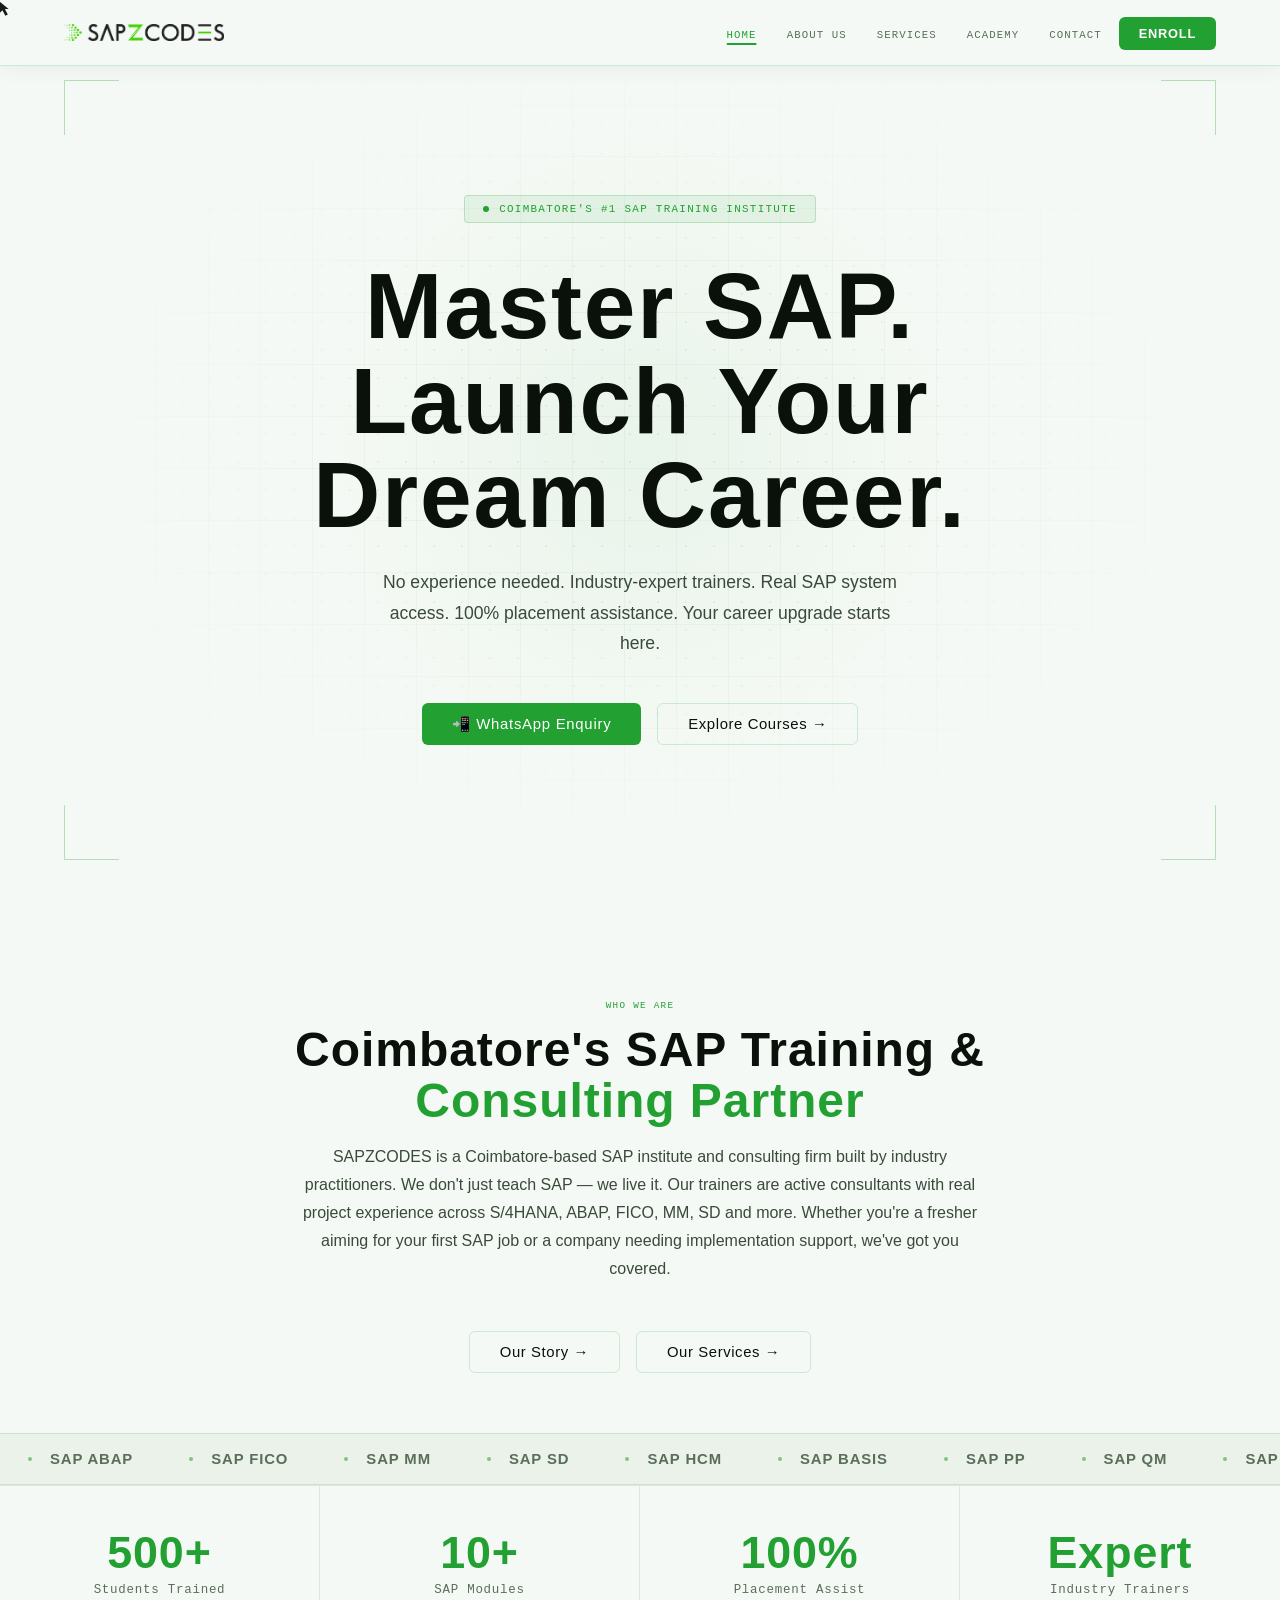
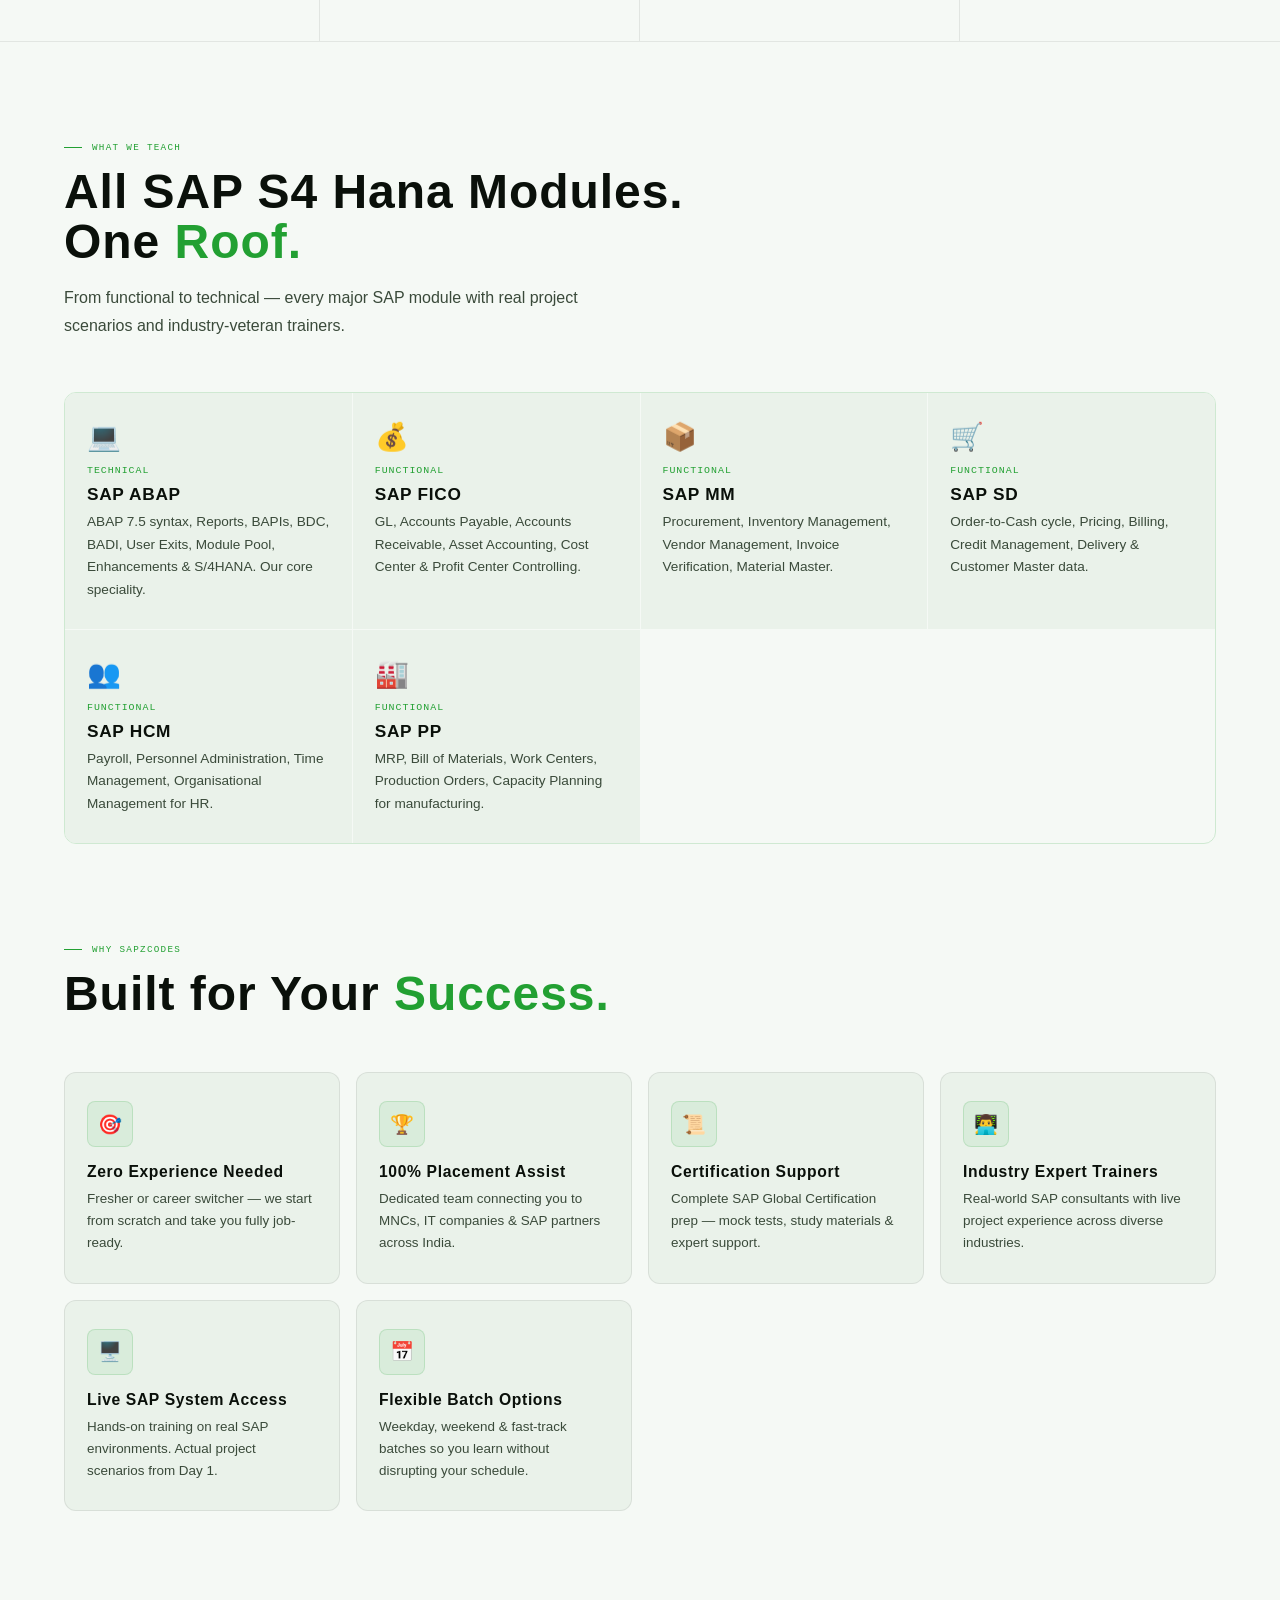
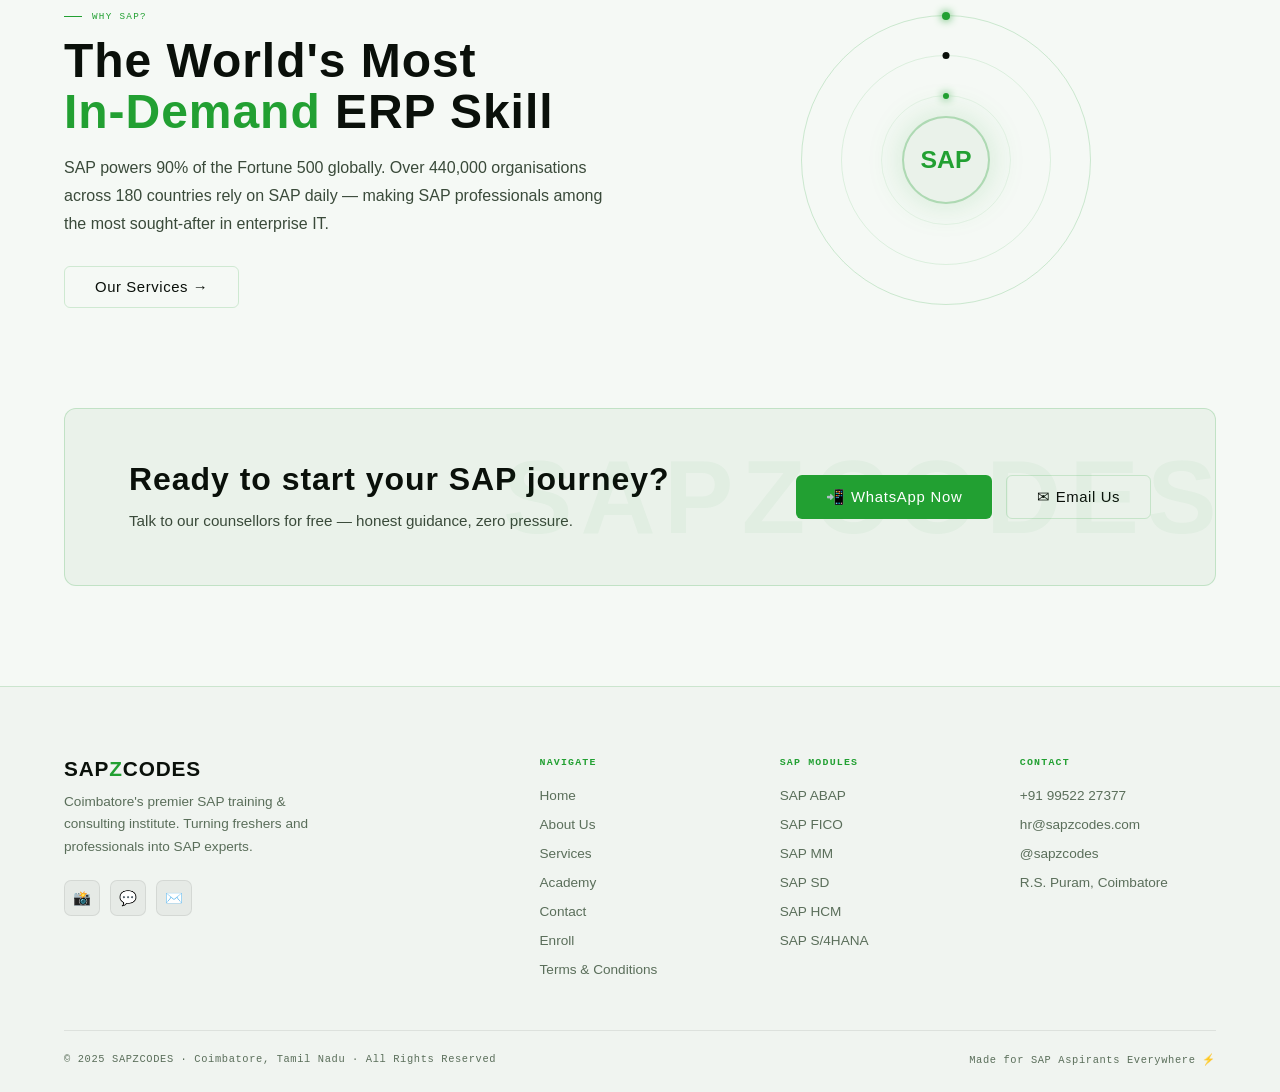
<file: index.html>
<!DOCTYPE html>
<html lang="en">
<head>
<meta charset="UTF-8">
<meta name="viewport" content="width=device-width, initial-scale=1.0">
<title>SAPZCODES – SAP Training & Consulting | Coimbatore</title>
<meta name="description" content="Coimbatore's leading SAP training institute and consulting firm. SAP ABAP, FICO, MM, SD, HCM, BASIS, S/4HANA — 100% placement assistance."/>
<link rel="icon" href="favicon.png" type="image/png">
<link rel="preconnect" href="https://fonts.googleapis.com">
<link rel="preconnect" href="https://fonts.gstatic.com" crossorigin>
<link href="https://fonts.googleapis.com/css2?family=Google+Sans:ital,opsz,wght@0,17..18,400..700;1,17..18,400..700&family=Open+Sans:ital,wght@0,300..800;1,300..800&family=Sacramento&display=swap" rel="stylesheet">
<link rel="stylesheet" href="style.css">
</head>
<body>

<div id="cur"></div>
<div id="ring"></div>

<!-- NAV -->
<nav id="nv">
  <a class="logo" href="index">
    <img src="logoforblack.png" alt="SAPZCODES">
  </a>
  <div class="nav-right">
    <ul class="nl">
      <li><a href="index">Home</a></li>
      <li><a href="about">About Us</a></li>
      <li><a href="services">Services</a></li>
      <li><a href="academy">Academy</a></li>
      <li><a href="contact">Contact</a></li>
      <li><a href="enroll" class="cta">Enroll</a></li>
    </ul>
    <button class="hb" id="hb" onclick="togM()"><span></span><span></span><span></span></button>
  </div>
</nav>

<!-- MOBILE MENU -->
<div class="mm" id="mob">
  <a href="index">Home</a>
  <a href="about">About Us</a>
  <a href="services">Services</a>
  <a href="academy">Academy</a>
  <a href="contact">Contact</a>
  <a href="enroll" class="cta">Enroll</a>
</div>

<!-- HERO -->
<section class="hero">
  <div class="hgrid"></div>
  <div class="dots"></div>
  <div class="hrad"></div>
  <div class="corner tl"></div><div class="corner tr"></div>
  <div class="corner bl_"></div><div class="corner br_"></div>
  <div class="hc">
    <div class="chip"><span class="cdot"></span>Coimbatore's #1 SAP Training Institute</div>
    <h1 class="ht">Master SAP.<br><span class="g">Launch</span> Your<br><span class="sk">Dream Career.</span></h1>
    <p class="hsub">No experience needed. Industry-expert trainers. Real SAP system access. 100% placement assistance. Your career upgrade starts here.</p>
    <div class="hbtns">
      <a href="https://wa.me/919952227377" target="_blank" class="bg">📲 WhatsApp Enquiry</a>
      <a href="academy" class="bo">Explore Courses →</a>
    </div>
  </div>
</section>

<!-- INTRO SECTION -->
<section class="sec" style="text-align:center;padding-bottom:0">
  <div class="tag c fu">Who We Are</div>
  <h2 class="h1 fu" style="text-align:center">Coimbatore's SAP Training &<br><span class="g">Consulting Partner</span></h2>
  <p class="sub fu" style="margin:0 auto 48px;text-align:center;max-width:680px">
    SAPZCODES is a Coimbatore-based SAP institute and consulting firm built by industry practitioners.
    We don't just teach SAP — we live it. Our trainers are active consultants with real project experience
    across S/4HANA, ABAP, FICO, MM, SD and more. Whether you're a fresher aiming for your first SAP job
    or a company needing implementation support, we've got you covered.
  </p>
  <div style="display:flex;gap:16px;justify-content:center;flex-wrap:wrap" class="fu">
    <a href="about" class="bo">Our Story →</a>
    <a href="services" class="bo">Our Services →</a>
  </div>
</section>

<!-- MARQUEE -->
<div class="mq-wrap" style="margin-top:60px">
  <div class="mq-tr">
    <span class="mq-i"><span class="md"></span>SAP ABAP</span>
    <span class="mq-i"><span class="md"></span>SAP FICO</span>
    <span class="mq-i"><span class="md"></span>SAP MM</span>
    <span class="mq-i"><span class="md"></span>SAP SD</span>
    <span class="mq-i"><span class="md"></span>SAP HCM</span>
    <span class="mq-i"><span class="md"></span>SAP BASIS</span>
    <span class="mq-i"><span class="md"></span>SAP PP</span>
    <span class="mq-i"><span class="md"></span>SAP QM</span>
    <span class="mq-i"><span class="md"></span>SAP S/4HANA</span>
    <span class="mq-i"><span class="md"></span>100% Placement</span>
    <span class="mq-i"><span class="md"></span>Certification Support</span>
    <span class="mq-i"><span class="md"></span>SAP ABAP</span>
    <span class="mq-i"><span class="md"></span>SAP FICO</span>
    <span class="mq-i"><span class="md"></span>SAP MM</span>
    <span class="mq-i"><span class="md"></span>SAP SD</span>
    <span class="mq-i"><span class="md"></span>SAP HCM</span>
    <span class="mq-i"><span class="md"></span>SAP BASIS</span>
    <span class="mq-i"><span class="md"></span>SAP PP</span>
    <span class="mq-i"><span class="md"></span>SAP QM</span>
    <span class="mq-i"><span class="md"></span>SAP S/4HANA</span>
    <span class="mq-i"><span class="md"></span>100% Placement</span>
    <span class="mq-i"><span class="md"></span>Certification Support</span>
  </div>
</div>

<!-- STATS -->
<div class="stats">
  <div class="sb fu"><div class="sn">500+</div><div class="sl">Students Trained</div></div>
  <div class="sb fu"><div class="sn">10+</div><div class="sl">SAP Modules</div></div>
  <div class="sb fu"><div class="sn">100%</div><div class="sl">Placement Assist</div></div>
  <div class="sb fu"><div class="sn">Expert</div><div class="sl">Industry Trainers</div></div>
</div>

<!-- MODULES -->
<section class="sec fu">
  <div class="tag">What We Teach</div>
  <h2 class="h1">All SAP S4 Hana Modules.<br>One <span class="g">Roof.</span></h2>
  <p class="sub">From functional to technical — every major SAP module with real project scenarios and industry-veteran trainers.</p>
  <div class="mg">
    <div class="mc fu"><div class="mi">💻</div><div class="mt_">Technical</div><div class="mn">SAP ABAP</div><div class="md2">ABAP 7.5 syntax, Reports, BAPIs, BDC, BADI, User Exits, Module Pool, Enhancements & S/4HANA. Our core speciality.</div></div>
    <div class="mc fu"><div class="mi">💰</div><div class="mt_">Functional</div><div class="mn">SAP FICO</div><div class="md2">GL, Accounts Payable, Accounts Receivable, Asset Accounting, Cost Center & Profit Center Controlling.</div></div>
    <div class="mc fu"><div class="mi">📦</div><div class="mt_">Functional</div><div class="mn">SAP MM</div><div class="md2">Procurement, Inventory Management, Vendor Management, Invoice Verification, Material Master.</div></div>
    <div class="mc fu"><div class="mi">🛒</div><div class="mt_">Functional</div><div class="mn">SAP SD</div><div class="md2">Order-to-Cash cycle, Pricing, Billing, Credit Management, Delivery & Customer Master data.</div></div>
    <div class="mc fu"><div class="mi">👥</div><div class="mt_">Functional</div><div class="mn">SAP HCM</div><div class="md2">Payroll, Personnel Administration, Time Management, Organisational Management for HR.</div></div>
    <div class="mc fu"><div class="mi">🏭</div><div class="mt_">Functional</div><div class="mn">SAP PP</div><div class="md2">MRP, Bill of Materials, Work Centers, Production Orders, Capacity Planning for manufacturing.</div></div>
  </div>
</section>

<!-- WHY US -->
<section class="sec t0">
  <div class="tag">Why SAPZCODES</div>
  <h2 class="h1">Built for Your <span class="g">Success.</span></h2>
  <div class="fg">
    <div class="fc_ fu"><div class="fi">🎯</div><div class="ft_">Zero Experience Needed</div><div class="fd">Fresher or career switcher — we start from scratch and take you fully job-ready.</div></div>
    <div class="fc_ fu"><div class="fi">🏆</div><div class="ft_">100% Placement Assist</div><div class="fd">Dedicated team connecting you to MNCs, IT companies & SAP partners across India.</div></div>
    <div class="fc_ fu"><div class="fi">📜</div><div class="ft_">Certification Support</div><div class="fd">Complete SAP Global Certification prep — mock tests, study materials & expert support.</div></div>
    <div class="fc_ fu"><div class="fi">👨‍💻</div><div class="ft_">Industry Expert Trainers</div><div class="fd">Real-world SAP consultants with live project experience across diverse industries.</div></div>
    <div class="fc_ fu"><div class="fi">🖥️</div><div class="ft_">Live SAP System Access</div><div class="fd">Hands-on training on real SAP environments. Actual project scenarios from Day 1.</div></div>
    <div class="fc_ fu"><div class="fi">📅</div><div class="ft_">Flexible Batch Options</div><div class="fd">Weekday, weekend & fast-track batches so you learn without disrupting your schedule.</div></div>
  </div>
</section>

<!-- WHY SAP -->
<section class="sec t0">
  <div style="display:grid;grid-template-columns:1fr 1fr;gap:72px;align-items:center">
    <div class="fu">
      <div class="tag">Why SAP?</div>
      <h2 class="h1">The World's Most<br><span class="g">In-Demand</span> ERP Skill</h2>
      <p class="sub" style="margin-bottom:28px">SAP powers 90% of the Fortune 500 globally. Over 440,000 organisations across 180 countries rely on SAP daily — making SAP professionals among the most sought-after in enterprise IT.</p>
      <a href="services" class="bo">Our Services →</a>
    </div>
    <div class="orbit-wrap fu">
      <div class="orb">
        <div class="or_"><div class="od"></div></div>
        <div class="or_"><div class="od"></div></div>
        <div class="or_"><div class="od"></div></div>
        <div class="oc">SAP</div>
      </div>
    </div>
  </div>
</section>

<!-- CTA -->
<div class="cta-b fu">
  <div>
    <div class="ct">Ready to start your SAP journey?</div>
    <p class="cs">Talk to our counsellors for free — honest guidance, zero pressure.</p>
  </div>
  <div class="cbs">
    <a href="https://wa.me/919952227377" target="_blank" class="bg">📲 WhatsApp Now</a>
    <a href="mailto:hr@sapzcodes.com" class="bo">✉ Email Us</a>
  </div>
</div>

<!-- FOOTER -->
<footer>
  <div class="ft">
    <div>
      <div class="fbl">SAP<span class="z">Z</span>CODES</div>
      <p class="ftag">Coimbatore's premier SAP training & consulting institute. Turning freshers and professionals into SAP experts.</p>
      <div class="sr_">
        <a href="https://instagram.com/sapzcodes" target="_blank" class="sb_">📸</a>
        <a href="https://wa.me/919952227377" target="_blank" class="sb_">💬</a>
        <a href="mailto:hr@sapzcodes.com" class="sb_">✉️</a>
      </div>
    </div>
    <div class="fco"><h4>Navigate</h4><ul>
      <li><a href="index">Home</a></li>
      <li><a href="about">About Us</a></li>
      <li><a href="services">Services</a></li>
      <li><a href="academy">Academy</a></li>
      <li><a href="contact">Contact</a></li>
      <li><a href="enroll" class="cta">Enroll</a></li>
      <li><a href="terms">Terms &amp; Conditions</a></li>
    </ul></div>
    <div class="fco"><h4>SAP Modules</h4><ul>
      <li><a href="academy">SAP ABAP</a></li>
      <li><a href="academy">SAP FICO</a></li>
      <li><a href="academy">SAP MM</a></li>
      <li><a href="academy">SAP SD</a></li>
      <li><a href="academy">SAP HCM</a></li>
      <li><a href="academy">SAP S/4HANA</a></li>
    </ul></div>
    <div class="fco"><h4>Contact</h4><ul>
      <li><a href="tel:+919952227377">+91 99522 27377</a></li>
      <li><a href="mailto:hr@sapzcodes.com">hr@sapzcodes.com</a></li>
      <li><a href="https://instagram.com/sapzcodes" target="_blank">@sapzcodes</a></li>
      <li><a href="contact">R.S. Puram, Coimbatore</a></li>
    </ul></div>
  </div>
  <div class="fb">
    <div class="fc-copy">© 2025 SAPZCODES · Coimbatore, Tamil Nadu · All Rights Reserved</div>
    <div class="fc-copy">Made for SAP Aspirants Everywhere ⚡</div>
  </div>
</footer>

<script src="main.js"></script>
</body>
</html>
</file>
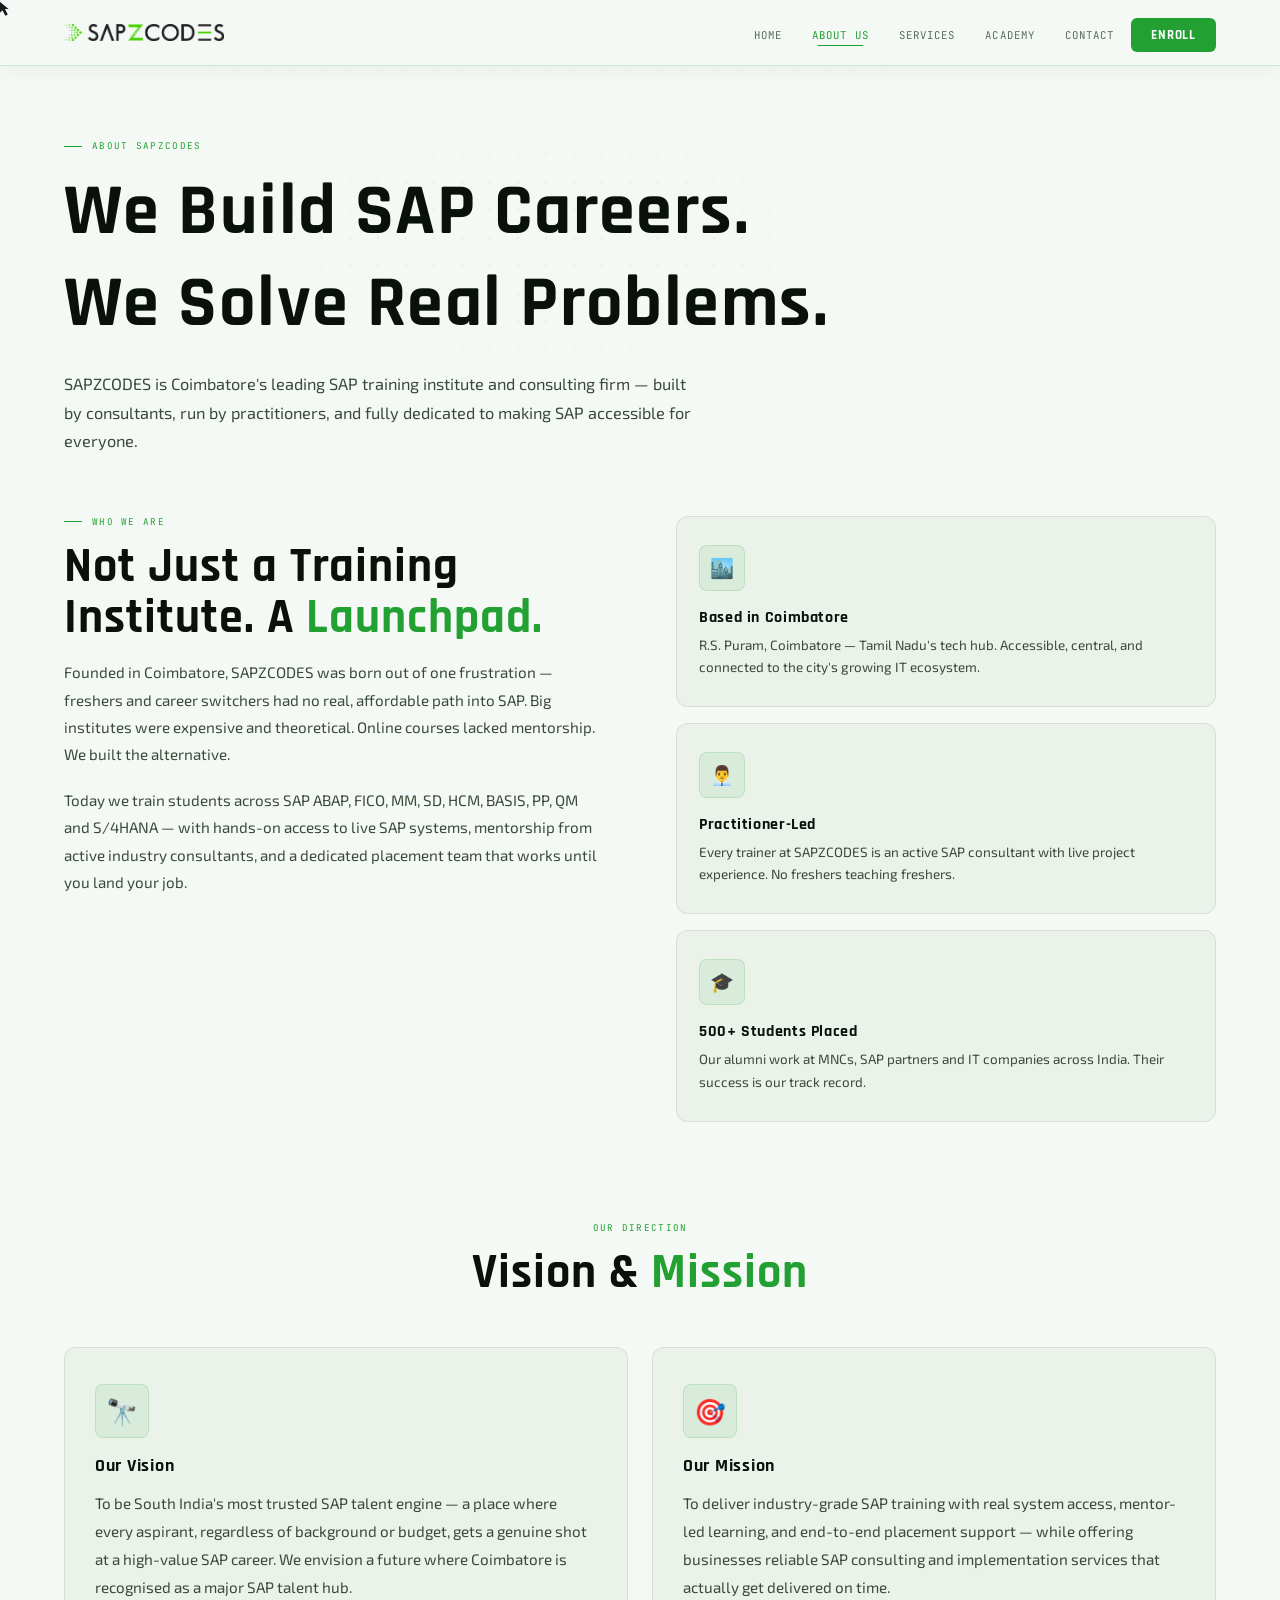
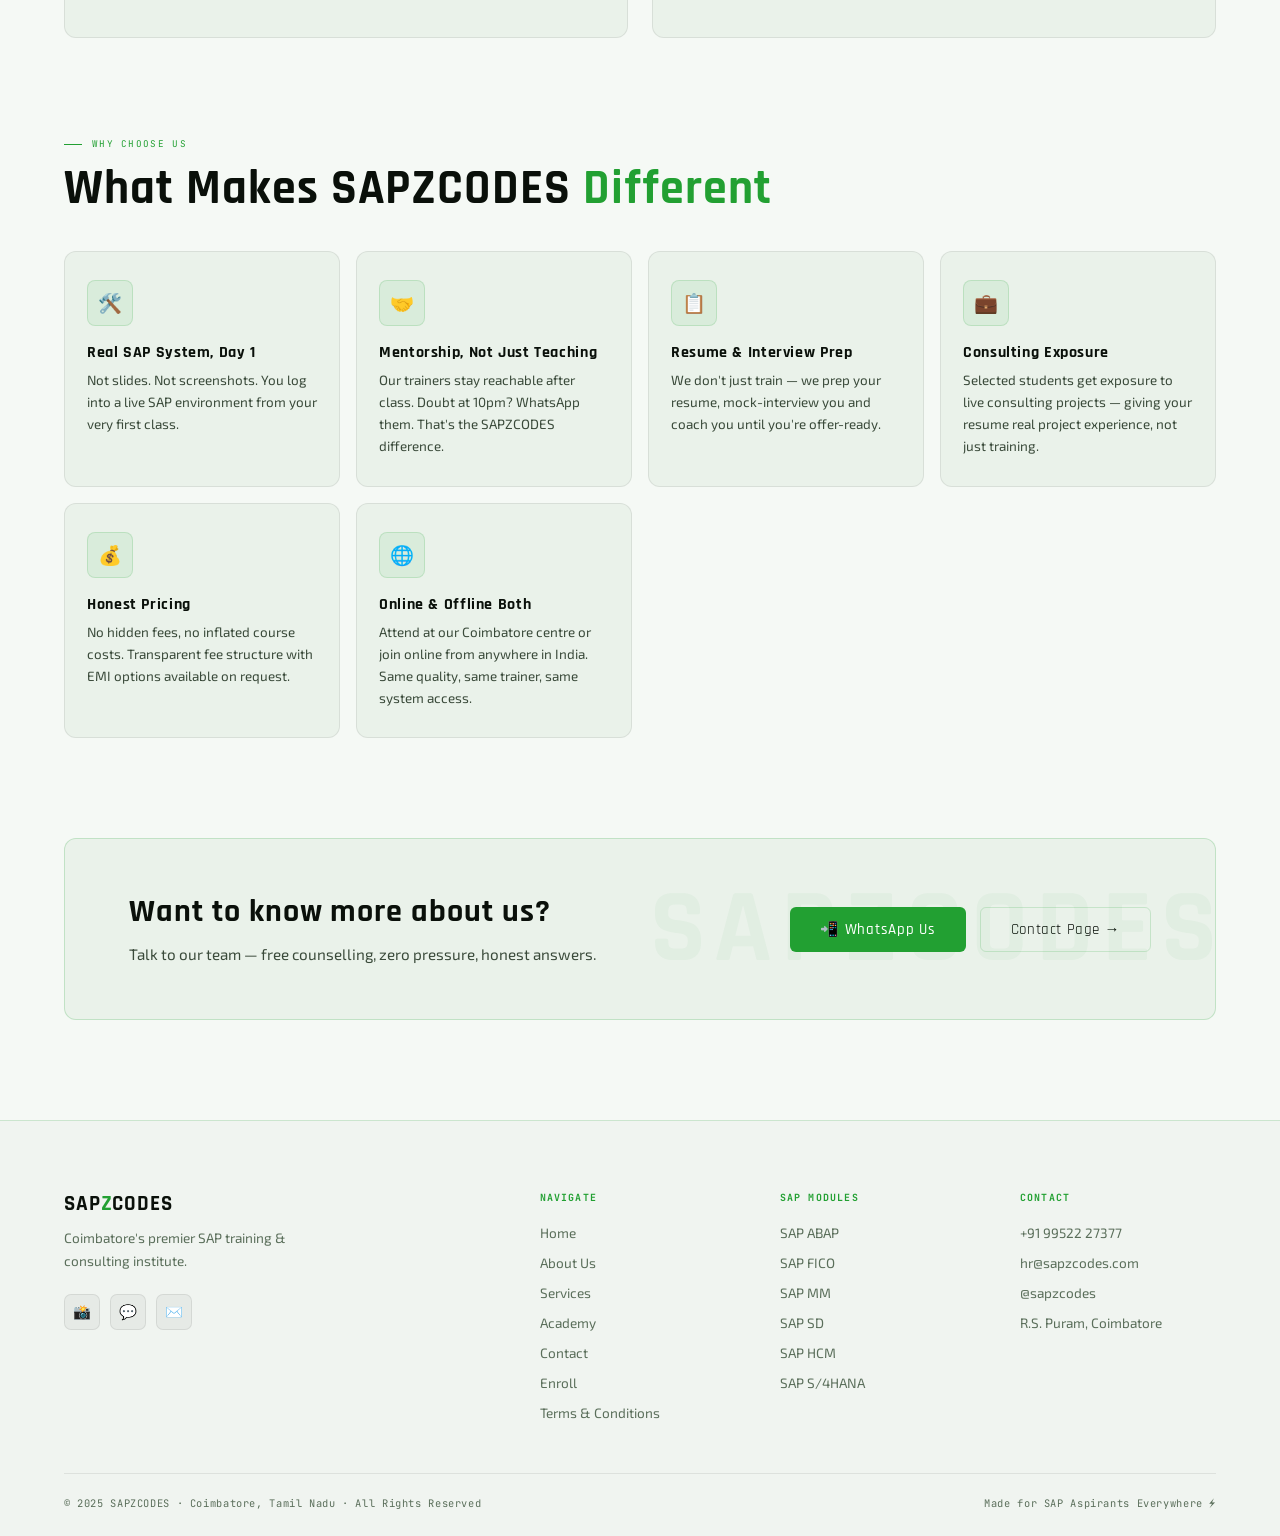
<file: about.html>
<!DOCTYPE html>
<html lang="en">
<head>
<meta charset="UTF-8">
<meta name="viewport" content="width=device-width, initial-scale=1.0">
<title>About Us — SAPZCODES | Coimbatore SAP Institute</title>
<meta name="description" content="Learn about SAPZCODES — Coimbatore's leading SAP training and consulting firm built by industry practitioners."/>
<link rel="icon" href="favicon.png" type="image/png">
<link rel="preconnect" href="https://fonts.googleapis.com">
<link rel="preconnect" href="https://fonts.gstatic.com" crossorigin>
<link href="https://fonts.googleapis.com/css2?family=Rajdhani:wght@400;500;600;700&family=Exo+2:opsz,wght@14..32,300;14..32,400;14..32,500;14..32,600;14..32,700;14..32,800&family=JetBrains+Mono:wght@300;400;500&display=swap" rel="stylesheet">
<link rel="stylesheet" href="style.css">
</head>
<body>

<div id="cur"></div>
<div id="ring"></div>

<nav id="nv">
  <a class="logo" href="index"><img src="logoforblack.png" alt="SAPZCODES"></a>
  <div class="nav-right">
    <ul class="nl">
      <li><a href="index">Home</a></li>
      <li><a href="about" class="on">About Us</a></li>
      <li><a href="services">Services</a></li>
      <li><a href="academy">Academy</a></li>
      <li><a href="contact">Contact</a></li>
      <li><a href="enroll" class="cta">Enroll</a></li>  
    </ul>
    <button class="hb" id="hb" onclick="togM()"><span></span><span></span><span></span></button>
  </div>
</nav>
<div class="mm" id="mob">
  <a href="index">Home</a>
  <a href="about">About Us</a>
  <a href="services">Services</a>
  <a href="academy">Academy</a>
  <a href="contact">Contact</a>
  <a href="enroll" class="cta">Enroll</a>
</div>

<!-- HERO -->
<section class="ih" style="padding-bottom:40px">
  <div class="dots"></div>
  <div class="tag fu">About SAPZCODES</div>
  <h1 class="fu">We Build <span class="g">SAP Careers.</span><br>We Solve <span class="sk">Real Problems.</span></h1>
  <p class="fu" style="margin-top:16px">
    SAPZCODES is Coimbatore's leading SAP training institute and consulting firm — built by consultants,
    run by practitioners, and fully dedicated to making SAP accessible for everyone.
  </p>
</section>

<!-- WHO WE ARE -->
<section class="sec" style="padding-top:20px">
  <div style="display:grid;grid-template-columns:1fr 1fr;gap:72px;align-items:start">
    <div class="fu">
      <div class="tag">Who We Are</div>
      <h2 class="h1">Not Just a Training<br>Institute. A <span class="g">Launchpad.</span></h2>
      <p style="color:var(--gr);line-height:1.8;margin-bottom:18px;font-size:.95rem">
        Founded in Coimbatore, SAPZCODES was born out of one frustration — freshers and career switchers
        had no real, affordable path into SAP. Big institutes were expensive and theoretical. Online courses
        lacked mentorship. We built the alternative.
      </p>
      <p style="color:var(--gr);line-height:1.8;font-size:.95rem">
        Today we train students across SAP ABAP, FICO, MM, SD, HCM, BASIS, PP, QM and S/4HANA —
        with hands-on access to live SAP systems, mentorship from active industry consultants, and
        a dedicated placement team that works until you land your job.
      </p>
    </div>
    <div>
      <div class="fg" style="margin-top:0;grid-template-columns:1fr">
        <div class="fc_ fu">
          <div class="fi">🏙️</div>
          <div class="ft_">Based in Coimbatore</div>
          <div class="fd">R.S. Puram, Coimbatore — Tamil Nadu's tech hub. Accessible, central, and connected to the city's growing IT ecosystem.</div>
        </div>
        <div class="fc_ fu">
          <div class="fi">👨‍💼</div>
          <div class="ft_">Practitioner-Led</div>
          <div class="fd">Every trainer at SAPZCODES is an active SAP consultant with live project experience. No freshers teaching freshers.</div>
        </div>
        <div class="fc_ fu">
          <div class="fi">🎓</div>
          <div class="ft_">500+ Students Placed</div>
          <div class="fd">Our alumni work at MNCs, SAP partners and IT companies across India. Their success is our track record.</div>
        </div>
      </div>
    </div>
  </div>
</section>

<!-- VISION & MISSION -->
<section class="sec" style="padding-top:0">
  <div class="tag c fu" style="justify-content:center">Our Direction</div>
  <h2 class="h1 fu" style="text-align:center;margin-bottom:48px">Vision &amp; <span class="g">Mission</span></h2>
  <div style="display:grid;grid-template-columns:1fr 1fr;gap:24px">
    <div class="fc_ fu" style="padding:36px 30px">
      <div class="fi" style="font-size:1.6rem;width:54px;height:54px">🔭</div>
      <div class="ft_" style="font-size:1.15rem;margin-bottom:12px">Our Vision</div>
      <div class="fd" style="font-size:.95rem;line-height:1.85">
        To be South India's most trusted SAP talent engine — a place where every aspirant, regardless
        of background or budget, gets a genuine shot at a high-value SAP career. We envision a future
        where Coimbatore is recognised as a major SAP talent hub.
      </div>
    </div>
    <div class="fc_ fu" style="padding:36px 30px">
      <div class="fi" style="font-size:1.6rem;width:54px;height:54px">🎯</div>
      <div class="ft_" style="font-size:1.15rem;margin-bottom:12px">Our Mission</div>
      <div class="fd" style="font-size:.95rem;line-height:1.85">
        To deliver industry-grade SAP training with real system access, mentor-led learning, and
        end-to-end placement support — while offering businesses reliable SAP consulting and
        implementation services that actually get delivered on time.
      </div>
    </div>
  </div>
</section>

<!-- WHY US -->
<section class="sec" style="padding-top:0">
  <div class="tag fu">Why Choose Us</div>
  <h2 class="h1 fu">What Makes SAPZCODES <span class="g">Different</span></h2>
  <div class="fg" style="margin-top:36px">
    <div class="fc_ fu"><div class="fi">🛠️</div><div class="ft_">Real SAP System, Day 1</div><div class="fd">Not slides. Not screenshots. You log into a live SAP environment from your very first class.</div></div>
    <div class="fc_ fu"><div class="fi">🤝</div><div class="ft_">Mentorship, Not Just Teaching</div><div class="fd">Our trainers stay reachable after class. Doubt at 10pm? WhatsApp them. That's the SAPZCODES difference.</div></div>
    <div class="fc_ fu"><div class="fi">📋</div><div class="ft_">Resume &amp; Interview Prep</div><div class="fd">We don't just train — we prep your resume, mock-interview you and coach you until you're offer-ready.</div></div>
    <div class="fc_ fu"><div class="fi">💼</div><div class="ft_">Consulting Exposure</div><div class="fd">Selected students get exposure to live consulting projects — giving your resume real project experience, not just training.</div></div>
    <div class="fc_ fu"><div class="fi">💰</div><div class="ft_">Honest Pricing</div><div class="fd">No hidden fees, no inflated course costs. Transparent fee structure with EMI options available on request.</div></div>
    <div class="fc_ fu"><div class="fi">🌐</div><div class="ft_">Online &amp; Offline Both</div><div class="fd">Attend at our Coimbatore centre or join online from anywhere in India. Same quality, same trainer, same system access.</div></div>
  </div>
</section>

<!-- CTA -->
<div class="cta-b fu">
  <div>
    <div class="ct">Want to know more about us?</div>
    <p class="cs">Talk to our team — free counselling, zero pressure, honest answers.</p>
  </div>
  <div class="cbs">
    <a href="https://wa.me/919952227377" target="_blank" class="bg">📲 WhatsApp Us</a>
    <a href="contact" class="bo">Contact Page →</a>
  </div>
</div>

<!-- FOOTER -->
<footer>
  <div class="ft">
    <div>
      <div class="fbl">SAP<span class="z">Z</span>CODES</div>
      <p class="ftag">Coimbatore's premier SAP training & consulting institute.</p>
      <div class="sr_">
        <a href="https://instagram.com/sapzcodes" target="_blank" class="sb_">📸</a>
        <a href="https://wa.me/919952227377" target="_blank" class="sb_">💬</a>
        <a href="mailto:hr@sapzcodes.com" class="sb_">✉️</a>
      </div>
    </div>
    <div class="fco"><h4>Navigate</h4><ul>
      <li><a href="index">Home</a></li><li><a href="about">About Us</a></li>
      <li><a href="services">Services</a></li><li><a href="academy">Academy</a></li>
      <li><a href="contact">Contact</a></li><li><a href="enroll">Enroll</a></li>
      <li><a href="terms">Terms &amp; Conditions</a></li>
    </ul></div>
    <div class="fco"><h4>SAP Modules</h4><ul>
      <li><a href="academy">SAP ABAP</a></li><li><a href="academy">SAP FICO</a></li>
      <li><a href="academy">SAP MM</a></li><li><a href="academy">SAP SD</a></li>
      <li><a href="academy">SAP HCM</a></li><li><a href="academy">SAP S/4HANA</a></li>
    </ul></div>
    <div class="fco"><h4>Contact</h4><ul>
      <li><a href="tel:+919952227377">+91 99522 27377</a></li>
      <li><a href="mailto:hr@sapzcodes.com">hr@sapzcodes.com</a></li>
      <li><a href="https://instagram.com/sapzcodes" target="_blank">@sapzcodes</a></li>
      <li><a href="contact">R.S. Puram, Coimbatore</a></li>
    </ul></div>
  </div>
  <div class="fb">
    <div class="fc-copy">© 2025 SAPZCODES · Coimbatore, Tamil Nadu · All Rights Reserved</div>
    <div class="fc-copy">Made for SAP Aspirants Everywhere ⚡</div>
  </div>
</footer>

<script src="main.js"></script>
</body>
</html>
</file>
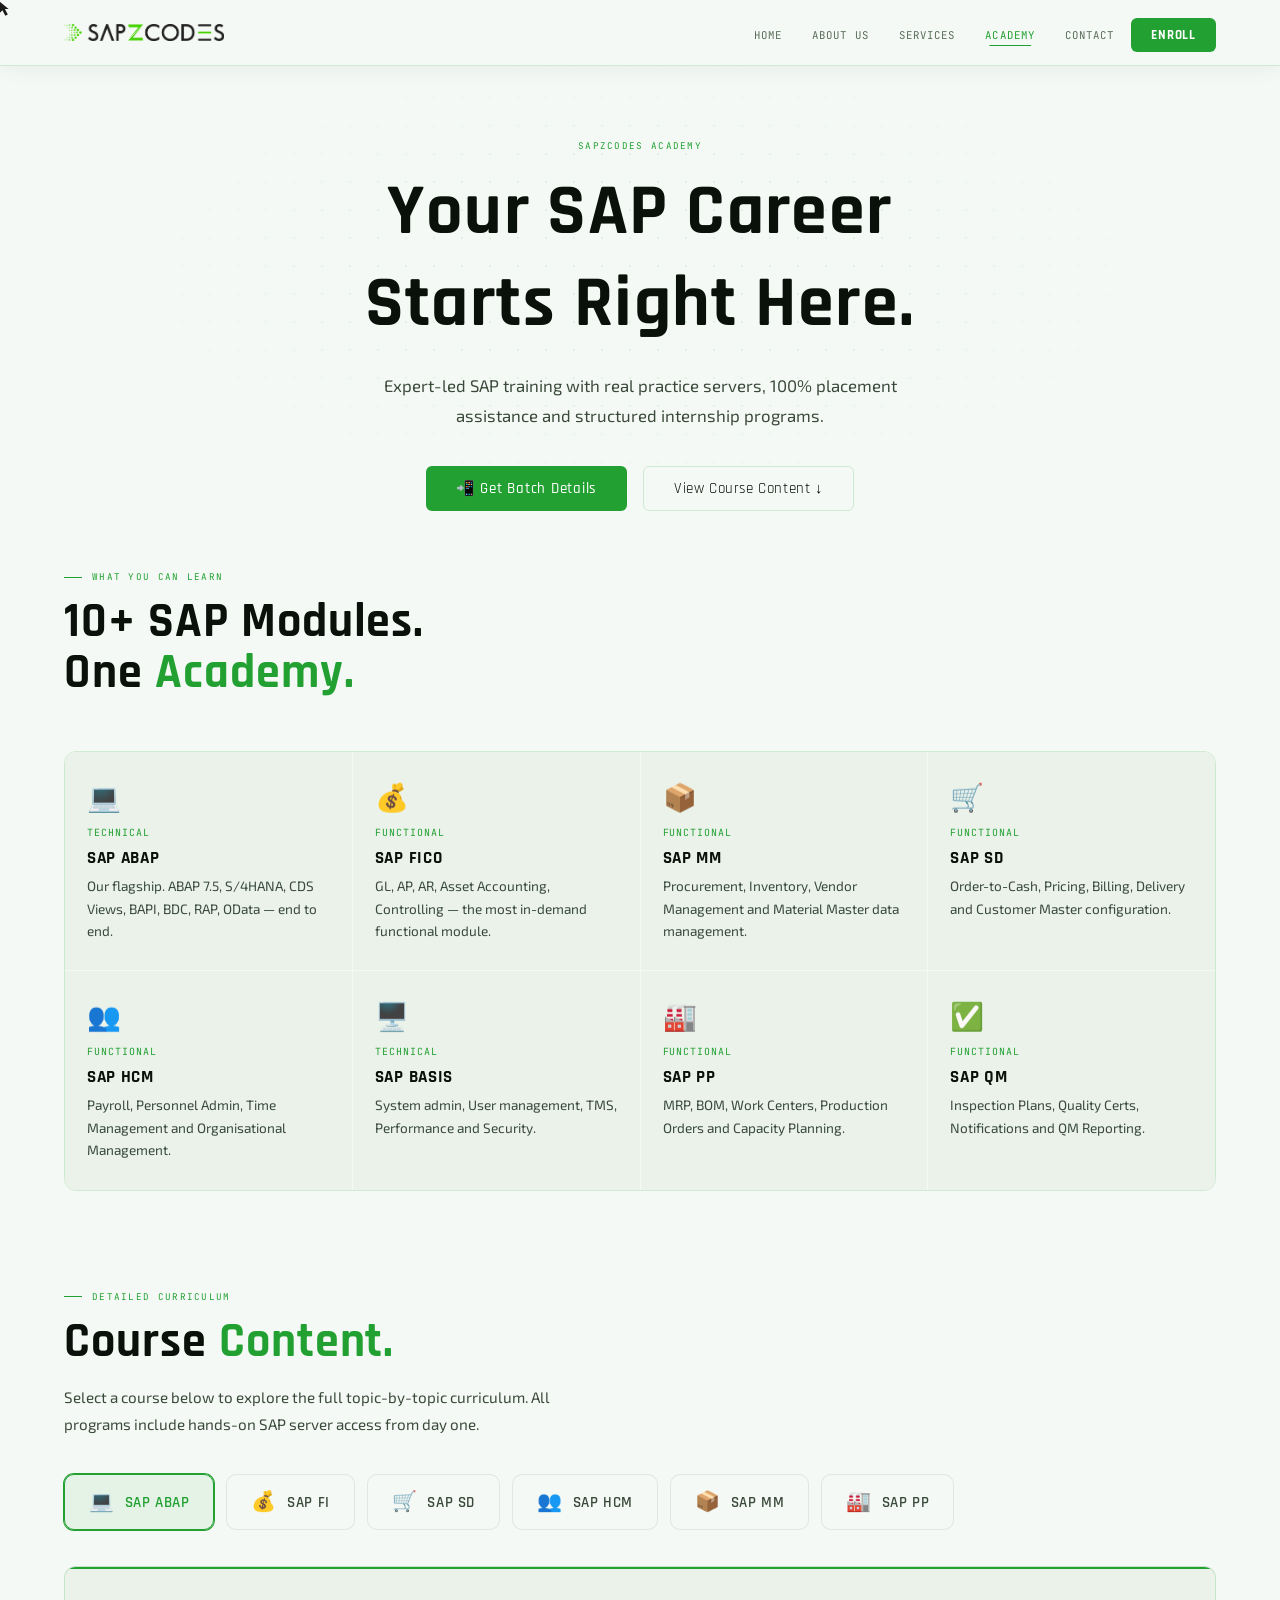
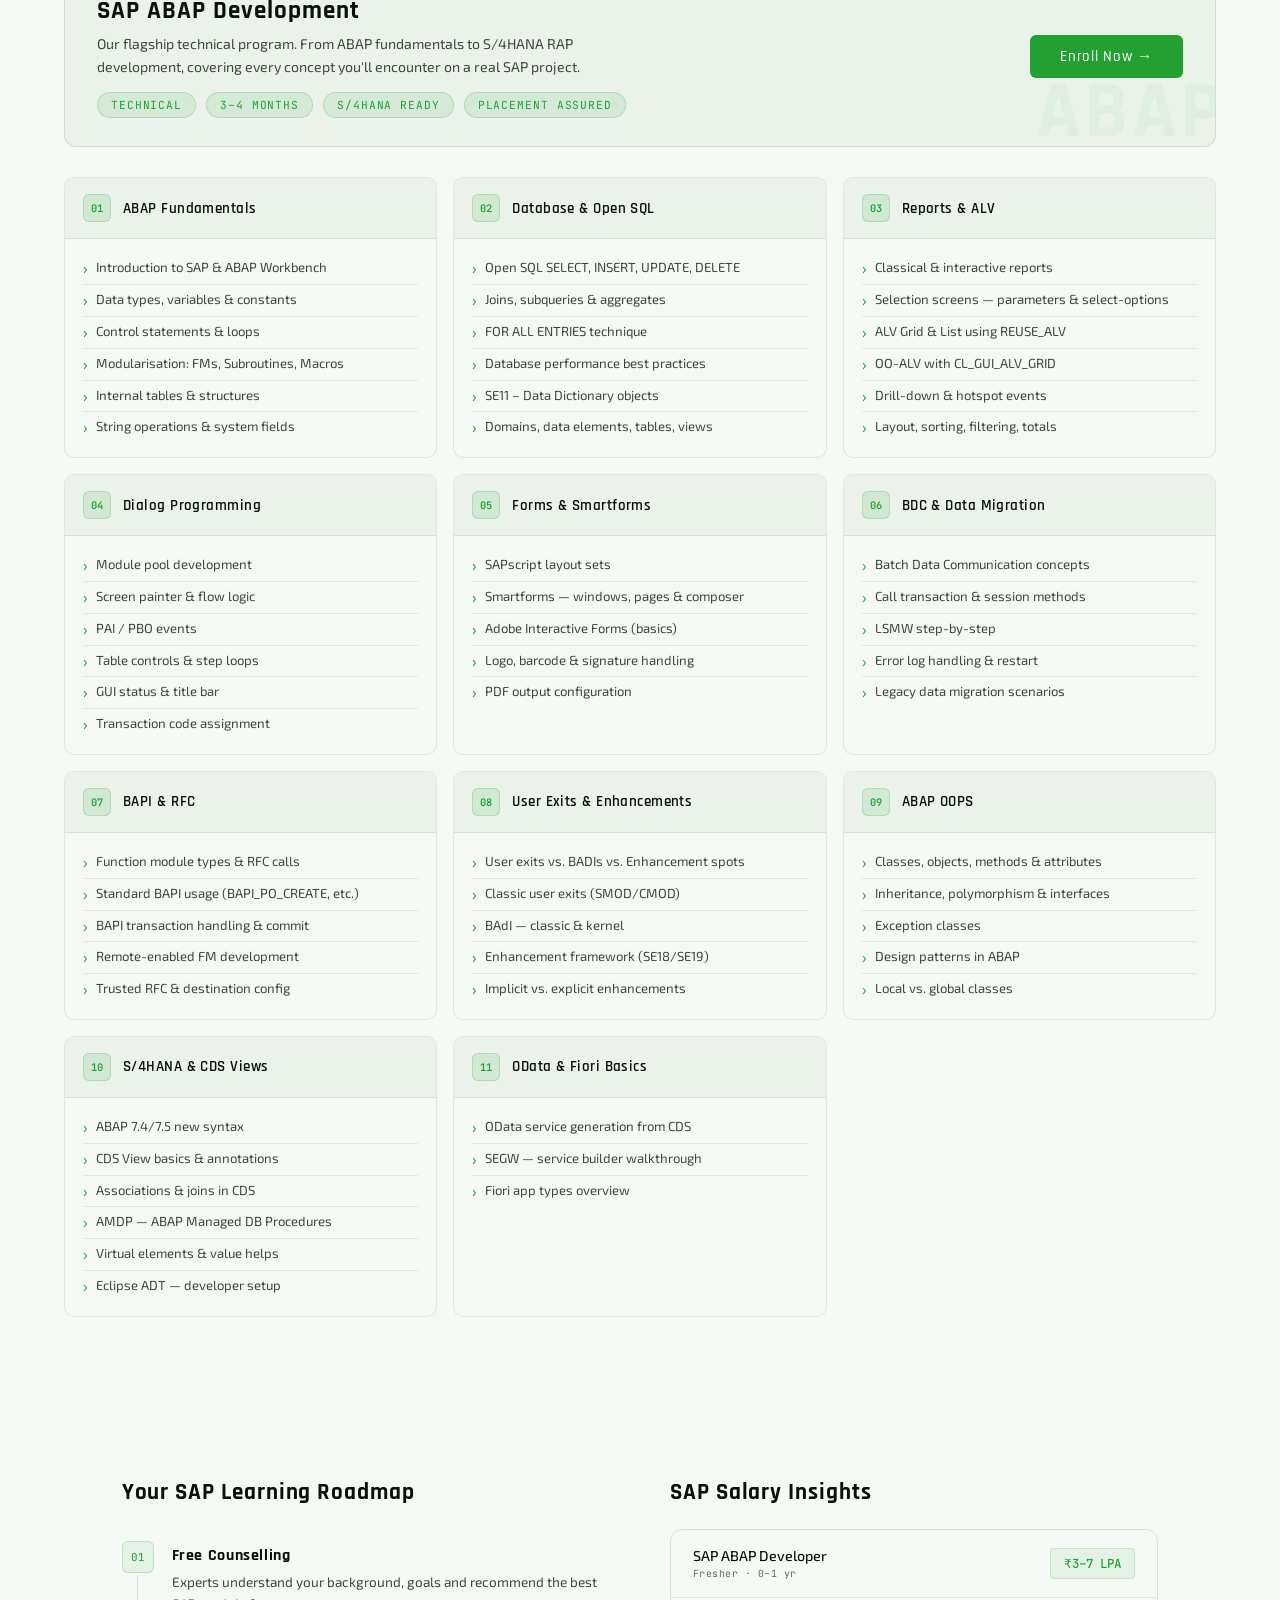
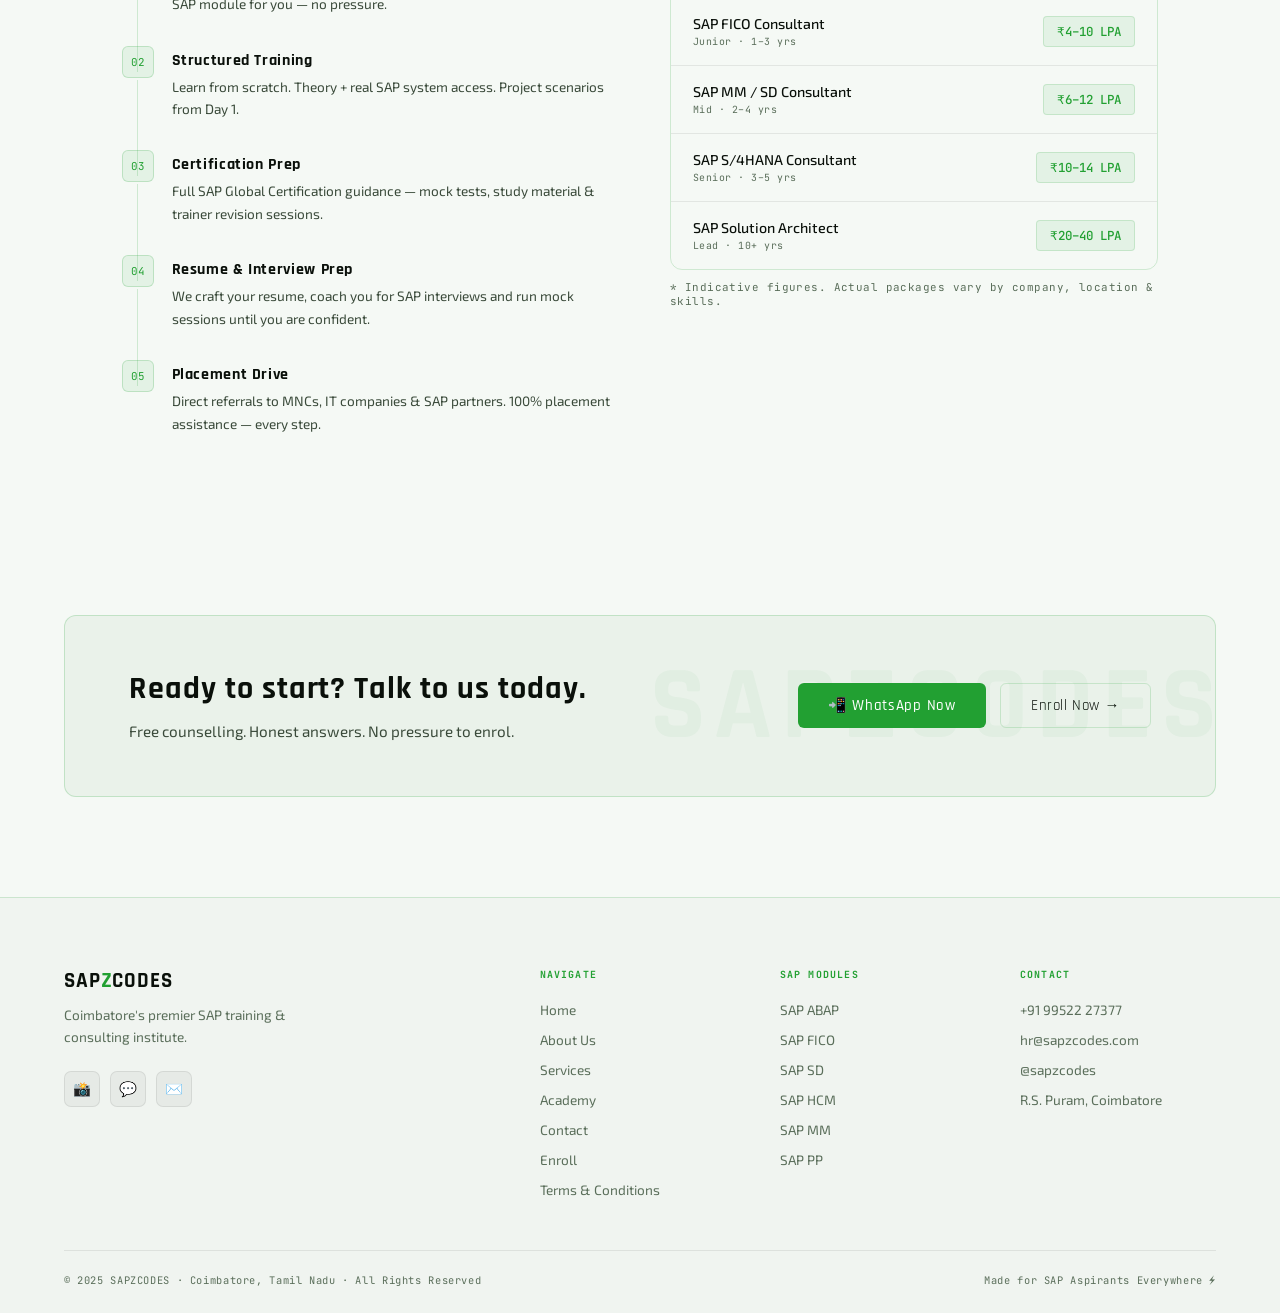
<file: academy.html>
<!DOCTYPE html>
<html lang="en">
<head>
<meta charset="UTF-8">
<meta name="viewport" content="width=device-width, initial-scale=1.0">
<title>Academy — SAPZCODES | SAP Training Courses Coimbatore</title>
<meta name="description" content="SAPZCODES Academy — SAP training courses in Coimbatore. ABAP, FICO, MM, SD, HCM, BASIS. Hands-on, placement-assured."/>
<link rel="icon" href="favicon.png" type="image/png">
<link rel="preconnect" href="https://fonts.googleapis.com">
<link rel="preconnect" href="https://fonts.gstatic.com" crossorigin>
<link href="https://fonts.googleapis.com/css2?family=Rajdhani:wght@400;500;600;700&family=Exo+2:opsz,wght@14..32,300;14..32,400;14..32,500;14..32,600;14..32,700;14..32,800&family=JetBrains+Mono:wght@300;400;500&display=swap" rel="stylesheet">
<link rel="stylesheet" href="style.css">

<style>
/* ── Course Content Section ── */
#course-content { scroll-margin-top: 80px }

.cc-tabs {
  display: flex;
  gap: 12px;
  flex-wrap: wrap;
  margin-bottom: 36px;
}

.cc-tab {
  display: flex;
  align-items: center;
  gap: 10px;
  padding: 14px 24px;
  border-radius: 10px;
  border: 1.5px solid var(--bd2);
  background: var(--bg);
  color: var(--gr);
  font-family: var(--fh);
  font-size: .95rem;
  font-weight: 600;
  letter-spacing: .04em;
  cursor: pointer;
  transition: all .22s;
  position: relative;
  overflow: hidden;
}
.cc-tab::before {
  content: '';
  position: absolute;
  inset: 0;
  background: var(--g);
  opacity: 0;
  transition: opacity .22s;
}
.cc-tab:hover { border-color: rgba(34,160,50,.4); color: var(--text) }
.cc-tab.active {
  border-color: var(--g);
  background: rgba(34,160,50,.08);
  color: var(--g);
  box-shadow: 0 0 0 1px var(--g);
}
.cc-tab .tab-ico { font-size: 1.25rem; position:relative; z-index:1 }
.cc-tab span { position:relative; z-index:1 }

/* Panel */
.cc-panels { position:relative }
.cc-panel { display:none }
.cc-panel.active { display:block }

.cc-panel-header {
  display: flex;
  align-items: flex-start;
  justify-content: space-between;
  gap: 20px;
  flex-wrap: wrap;
  margin-bottom: 30px;
  padding: 28px 32px;
  background: var(--s1);
  border: 1px solid var(--bd);
  border-radius: var(--r);
  position: relative;
  overflow: hidden;
}
.cc-panel-header::before {
  content:''; position:absolute; top:0; left:0; right:0;
  height:2px; background:var(--g);
}
.cc-panel-header::after {
  content: attr(data-module);
  position: absolute;
  right: -10px; bottom: -18px;
  font-family: var(--fh);
  font-size: 5rem;
  font-weight: 700;
  color: rgba(34,160,50,.05);
  letter-spacing: .04em;
  pointer-events: none;
}
.cc-ph-left h3 {
  font-family: var(--fh);
  font-size: 1.55rem;
  font-weight: 700;
  color: var(--text);
  letter-spacing: .04em;
  margin-bottom: 6px;
}
.cc-ph-left p { color: var(--gr); font-size: .88rem; line-height: 1.6; max-width: 520px }
.cc-meta {
  display: flex;
  gap: 10px;
  flex-wrap: wrap;
  margin-top: 14px;
}
.cc-badge {
  padding: 5px 13px;
  border-radius: 20px;
  font-size: .7rem;
  font-family: var(--fm);
  letter-spacing: .08em;
  text-transform: uppercase;
  background: rgba(34,160,50,.1);
  border: 1px solid rgba(34,160,50,.2);
  color: var(--g);
}
.cc-enroll-btn {
  flex-shrink: 0;
  align-self: center;
}

/* Curriculum grid */
.cc-grid {
  display: grid;
  grid-template-columns: repeat(auto-fill, minmax(280px, 1fr));
  gap: 16px;
}

.cc-module {
  background: var(--bg);
  border: 1px solid var(--bd2);
  border-radius: 10px;
  overflow: hidden;
  transition: border-color .2s, transform .2s;
}
.cc-module:hover {
  border-color: rgba(34,160,50,.3);
  transform: translateY(-2px);
}
.cc-module-head {
  display: flex;
  align-items: center;
  gap: 12px;
  padding: 16px 18px;
  background: var(--s1);
  border-bottom: 1px solid var(--bd2);
}
.cc-mod-num {
  width: 28px; height: 28px;
  border-radius: 6px;
  background: rgba(34,160,50,.12);
  border: 1px solid rgba(34,160,50,.2);
  display: flex; align-items:center; justify-content:center;
  font-family: var(--fm);
  font-size: .65rem;
  color: var(--g);
  font-weight: 600;
  flex-shrink: 0;
}
.cc-mod-title {
  font-family: var(--fh);
  font-size: .92rem;
  font-weight: 600;
  color: var(--text);
  letter-spacing: .03em;
}
.cc-module ul {
  list-style: none;
  padding: 14px 18px;
  margin: 0;
}
.cc-module ul li {
  font-size: .82rem;
  color: var(--gr);
  padding: 5px 0;
  border-bottom: 1px solid var(--bd2);
  display: flex;
  align-items: flex-start;
  gap: 8px;
  line-height: 1.4;
}
.cc-module ul li:last-child { border-bottom: none }
.cc-module ul li::before {
  content: '›';
  color: var(--g);
  font-size: 1rem;
  line-height: 1.3;
  flex-shrink: 0;
}

@media(max-width:600px){
  .cc-tabs { gap:8px }
  .cc-tab { padding:11px 16px; font-size:.85rem }
  .cc-panel-header { padding:20px 18px }
  .cc-grid { grid-template-columns:1fr }
}
</style>
</head>
<body>

<div id="cur"></div>
<div id="ring"></div>

<nav id="nv">
  <a class="logo" href="index"><img src="logoforblack.png" alt="SAPZCODES"></a>
  <div class="nav-right">
    <ul class="nl">
      <li><a href="index">Home</a></li>
      <li><a href="about">About Us</a></li>
      <li><a href="services">Services</a></li>
      <li><a href="academy" class="on">Academy</a></li>
      <li><a href="contact">Contact</a></li>
      <li><a href="enroll" class="cta">Enroll</a></li>
    </ul>
    <button class="hb" id="hb" onclick="togM()"><span></span><span></span><span></span></button>
  </div>
</nav>
<div class="mm" id="mob">
  <a href="index">Home</a>
  <a href="about">About Us</a>
  <a href="services">Services</a>
  <a href="academy">Academy</a>
  <a href="contact">Contact</a>
  <a href="enroll" class="cta">Enroll</a>
</div>

<!-- HERO -->
<section class="ih" style="text-align:center;max-width:100%;padding-bottom:40px">
  <div class="dots"></div>
  <div class="tag c fu">SAPZCODES Academy</div>
  <h1 class="fu" style="text-align:center">Your SAP Career<br>Starts <span class="g">Right Here.</span></h1>
  <p class="fu" style="color:var(--gr);font-size:1.05rem;line-height:1.8;max-width:580px;margin:16px auto 0;text-align:center">
    Expert-led SAP training with real practice servers, 100% placement assistance and structured internship programs.
  </p>
  <div style="margin-top:36px;display:flex;gap:16px;justify-content:center;flex-wrap:wrap" class="fu">
    <a href="https://wa.me/919952227377" target="_blank" class="bg">📲 Get Batch Details</a>
    <a href="#course-content" class="bo">View Course Content ↓</a>
  </div>
</section>

<!-- MODULES OVERVIEW -->
<section class="sec" style="padding-top:20px">
  <div class="tag fu">What You Can Learn</div>
  <h2 class="h1 fu">10+ SAP Modules.<br>One <span class="g">Academy.</span></h2>
  <div class="mg">
    <div class="mc fu"><div class="mi">💻</div><div class="mt_">Technical</div><div class="mn">SAP ABAP</div><div class="md2">Our flagship. ABAP 7.5, S/4HANA, CDS Views, BAPI, BDC, RAP, OData — end to end.</div></div>
    <div class="mc fu"><div class="mi">💰</div><div class="mt_">Functional</div><div class="mn">SAP FICO</div><div class="md2">GL, AP, AR, Asset Accounting, Controlling — the most in-demand functional module.</div></div>
    <div class="mc fu"><div class="mi">📦</div><div class="mt_">Functional</div><div class="mn">SAP MM</div><div class="md2">Procurement, Inventory, Vendor Management and Material Master data management.</div></div>
    <div class="mc fu"><div class="mi">🛒</div><div class="mt_">Functional</div><div class="mn">SAP SD</div><div class="md2">Order-to-Cash, Pricing, Billing, Delivery and Customer Master configuration.</div></div>
    <div class="mc fu"><div class="mi">👥</div><div class="mt_">Functional</div><div class="mn">SAP HCM</div><div class="md2">Payroll, Personnel Admin, Time Management and Organisational Management.</div></div>
    <div class="mc fu"><div class="mi">🖥️</div><div class="mt_">Technical</div><div class="mn">SAP BASIS</div><div class="md2">System admin, User management, TMS, Performance and Security.</div></div>
    <div class="mc fu"><div class="mi">🏭</div><div class="mt_">Functional</div><div class="mn">SAP PP</div><div class="md2">MRP, BOM, Work Centers, Production Orders and Capacity Planning.</div></div>
    <div class="mc fu"><div class="mi">✅</div><div class="mt_">Functional</div><div class="mn">SAP QM</div><div class="md2">Inspection Plans, Quality Certs, Notifications and QM Reporting.</div></div>
  </div>
</section>

<!-- ══ COURSE CONTENT SECTION ══ -->
<section class="sec t0" id="course-content">
  <div class="tag fu">Detailed Curriculum</div>
  <h2 class="h1 fu">Course <span class="g">Content.</span></h2>
  <p class="fu" style="color:var(--gr);max-width:540px;line-height:1.8;margin-bottom:36px;font-size:.95rem">
    Select a course below to explore the full topic-by-topic curriculum. All programs include hands-on SAP server access from day one.
  </p>

  <!-- Tabs -->
  <div class="cc-tabs fu" role="tablist">
    <button class="cc-tab active" data-tab="abap" role="tab" aria-selected="true">
      <span class="tab-ico">💻</span><span>SAP ABAP</span>
    </button>
    <button class="cc-tab" data-tab="fi" role="tab">
      <span class="tab-ico">💰</span><span>SAP FI</span>
    </button>
    <button class="cc-tab" data-tab="sd" role="tab">
      <span class="tab-ico">🛒</span><span>SAP SD</span>
    </button>
    <button class="cc-tab" data-tab="hcm" role="tab">
      <span class="tab-ico">👥</span><span>SAP HCM</span>
    </button>
    <button class="cc-tab" data-tab="mm" role="tab">
  <span class="tab-ico">📦</span><span>SAP MM</span>
</button>
<button class="cc-tab" data-tab="pp" role="tab">
  <span class="tab-ico">🏭</span><span>SAP PP</span>
</button>
  </div>

  <!-- Panels -->
  <div class="cc-panels">

    <!-- ── ABAP ── -->
    <div class="cc-panel active" id="panel-abap">
      <div class="cc-panel-header" data-module="ABAP">
        <div class="cc-ph-left">
          <h3>SAP ABAP Development</h3>
          <p>Our flagship technical program. From ABAP fundamentals to S/4HANA RAP development, covering every concept you'll encounter on a real SAP project.</p>
          <div class="cc-meta">
            <span class="cc-badge">Technical</span>
            <span class="cc-badge">3–4 Months</span>
            <span class="cc-badge">S/4HANA Ready</span>
            <span class="cc-badge">Placement Assured</span>
          </div>
        </div>
        <a href="enroll" class="bg cc-enroll-btn">Enroll Now →</a>
      </div>
      <div class="cc-grid">
        <div class="cc-module">
          <div class="cc-module-head"><div class="cc-mod-num">01</div><div class="cc-mod-title">ABAP Fundamentals</div></div>
          <ul>
            <li>Introduction to SAP & ABAP Workbench</li>
            <li>Data types, variables & constants</li>
            <li>Control statements & loops</li>
            <li>Modularisation: FMs, Subroutines, Macros</li>
            <li>Internal tables & structures</li>
            <li>String operations & system fields</li>
          </ul>
        </div>
        <div class="cc-module">
          <div class="cc-module-head"><div class="cc-mod-num">02</div><div class="cc-mod-title">Database & Open SQL</div></div>
          <ul>
            <li>Open SQL SELECT, INSERT, UPDATE, DELETE</li>
            <li>Joins, subqueries & aggregates</li>
            <li>FOR ALL ENTRIES technique</li>
            <li>Database performance best practices</li>
            <li>SE11 – Data Dictionary objects</li>
            <li>Domains, data elements, tables, views</li>
          </ul>
        </div>
        <div class="cc-module">
          <div class="cc-module-head"><div class="cc-mod-num">03</div><div class="cc-mod-title">Reports & ALV</div></div>
          <ul>
            <li>Classical & interactive reports</li>
            <li>Selection screens — parameters & select-options</li>
            <li>ALV Grid & List using REUSE_ALV</li>
            <li>OO-ALV with CL_GUI_ALV_GRID</li>
            <li>Drill-down & hotspot events</li>
            <li>Layout, sorting, filtering, totals</li>
          </ul>
        </div>
        <div class="cc-module">
          <div class="cc-module-head"><div class="cc-mod-num">04</div><div class="cc-mod-title">Dialog Programming</div></div>
          <ul>
            <li>Module pool development</li>
            <li>Screen painter & flow logic</li>
            <li>PAI / PBO events</li>
            <li>Table controls & step loops</li>
            <li>GUI status & title bar</li>
            <li>Transaction code assignment</li>
          </ul>
        </div>
        <div class="cc-module">
          <div class="cc-module-head"><div class="cc-mod-num">05</div><div class="cc-mod-title">Forms & Smartforms</div></div>
          <ul>
            <li>SAPscript layout sets</li>
            <li>Smartforms — windows, pages & composer</li>
            <li>Adobe Interactive Forms (basics)</li>
            <li>Logo, barcode & signature handling</li>
            <li>PDF output configuration</li>
          </ul>
        </div>
        <div class="cc-module">
          <div class="cc-module-head"><div class="cc-mod-num">06</div><div class="cc-mod-title">BDC & Data Migration</div></div>
          <ul>
            <li>Batch Data Communication concepts</li>
            <li>Call transaction & session methods</li>
            <li>LSMW step-by-step</li>
            <li>Error log handling & restart</li>
            <li>Legacy data migration scenarios</li>
          </ul>
        </div>
        <div class="cc-module">
          <div class="cc-module-head"><div class="cc-mod-num">07</div><div class="cc-mod-title">BAPI & RFC</div></div>
          <ul>
            <li>Function module types & RFC calls</li>
            <li>Standard BAPI usage (BAPI_PO_CREATE, etc.)</li>
            <li>BAPI transaction handling & commit</li>
            <li>Remote-enabled FM development</li>
            <li>Trusted RFC & destination config</li>
          </ul>
        </div>
        <div class="cc-module">
          <div class="cc-module-head"><div class="cc-mod-num">08</div><div class="cc-mod-title">User Exits & Enhancements</div></div>
          <ul>
            <li>User exits vs. BADIs vs. Enhancement spots</li>
            <li>Classic user exits (SMOD/CMOD)</li>
            <li>BAdI — classic & kernel</li>
            <li>Enhancement framework (SE18/SE19)</li>
            <li>Implicit vs. explicit enhancements</li>
          </ul>
        </div>
        <div class="cc-module">
          <div class="cc-module-head"><div class="cc-mod-num">09</div><div class="cc-mod-title">ABAP OOPS</div></div>
          <ul>
            <li>Classes, objects, methods & attributes</li>
            <li>Inheritance, polymorphism & interfaces</li>
            <li>Exception classes</li>
            <li>Design patterns in ABAP</li>
            <li>Local vs. global classes</li>
          </ul>
        </div>
        <div class="cc-module">
          <div class="cc-module-head"><div class="cc-mod-num">10</div><div class="cc-mod-title">S/4HANA & CDS Views</div></div>
          <ul>
            <li>ABAP 7.4/7.5 new syntax</li>
            <li>CDS View basics & annotations</li>
            <li>Associations & joins in CDS</li>
            <li>AMDP — ABAP Managed DB Procedures</li>
            <li>Virtual elements & value helps</li>
            <li>Eclipse ADT — developer setup</li>
          </ul>
        </div>
        <div class="cc-module">
          <div class="cc-module-head"><div class="cc-mod-num">11</div><div class="cc-mod-title">OData & Fiori Basics</div></div>
          <ul>
            <li>OData service generation from CDS</li>
            <li>SEGW — service builder walkthrough</li>
            <li>Fiori app types overview</li>
          </ul>
        </div>
        </div>
      </div>
    </div>

    <!-- ── FI ── -->
    <div class="cc-panel" id="panel-fi">
      <div class="cc-panel-header" data-module="FI">
        <div class="cc-ph-left">
          <h3>SAP Financial Accounting (FI)</h3>
          <p>The most in-demand functional module. Master GL, AP, AR, Asset Accounting and integration with CO — everything a FICO consultant needs on day one.</p>
          <div class="cc-meta">
            <span class="cc-badge">Functional</span>
            <span class="cc-badge">3 Months</span>
            <span class="cc-badge">FICO</span>
            <span class="cc-badge">Placement Assured</span>
          </div>
        </div>
        <a href="enroll" class="bg cc-enroll-btn">Enroll Now →</a>
      </div>
      <div class="cc-grid">
        <div class="cc-module">
          <div class="cc-module-head"><div class="cc-mod-num">01</div><div class="cc-mod-title">SAP FI Overview</div></div>
          <ul>
            <li>SAP ERP & S/4HANA architecture</li>
            <li>Enterprise structure — Company code, Chart of Accounts</li>
            <li>Fiscal year & posting period configuration</li>
            <li>Field status groups & tolerance groups</li>
          </ul>
        </div>
        <div class="cc-module">
          <div class="cc-module-head"><div class="cc-mod-num">02</div><div class="cc-mod-title">General Ledger (GL)</div></div>
          <ul>
            <li>GL account master creation & maintenance</li>
            <li>Document types & number ranges</li>
            <li>Journal entries — FB50, F-02</li>
            <li>Recurring entries & accruals</li>
            <li>Parking & holding documents</li>
            <li>Financial statements (F.01)</li>
          </ul>
        </div>
        <div class="cc-module">
          <div class="cc-module-head"><div class="cc-mod-num">03</div><div class="cc-mod-title">Accounts Payable (AP)</div></div>
          <ul>
            <li>Vendor master data management</li>
            <li>Invoice posting — FB60, MIRO</li>
            <li>Payment run — F110 automatic payments</li>
            <li>Down payments & advance handling</li>
            <li>Credit memos & adjustments</li>
            <li>Vendor ageing & open item analysis</li>
          </ul>
        </div>
        <div class="cc-module">
          <div class="cc-module-head"><div class="cc-mod-num">04</div><div class="cc-mod-title">Accounts Receivable (AR)</div></div>
          <ul>
            <li>Customer master data management</li>
            <li>Customer invoice posting — FB70</li>
            <li>Incoming payment processing — F-28</li>
            <li>Dunning configuration & run</li>
            <li>Credit management basics</li>
            <li>Customer ageing & reconciliation</li>
          </ul>
        </div>
        <div class="cc-module">
          <div class="cc-module-head"><div class="cc-mod-num">05</div><div class="cc-mod-title">Asset Accounting (AA)</div></div>
          <ul>
            <li>Chart of depreciation & depreciation areas</li>
            <li>Asset class & asset master creation</li>
            <li>Asset acquisition, transfer & retirement</li>
            <li>Depreciation run — AFAB</li>
            <li>Asset reports & year-end closing</li>
          </ul>
        </div>
        <div class="cc-module">
          <div class="cc-module-head"><div class="cc-mod-num">06</div><div class="cc-mod-title">Bank Accounting</div></div>
          <ul>
            <li>House bank & bank account configuration</li>
            <li>Manual bank statement processing</li>
            <li>Electronic bank statement — MT940</li>
            <li>Cash journal (FBCJ)</li>
            <li>Bank reconciliation</li>
          </ul>
        </div>
        <div class="cc-module">
          <div class="cc-module-head"><div class="cc-mod-num">07</div><div class="cc-mod-title">Controlling (CO) Integration</div></div>
          <ul>
            <li>CO org structure — Controlling area, Cost centres</li>
            <li>Cost element accounting</li>
            <li>Internal orders — KO01, KO88</li>
            <li>Profit centre accounting</li>
            <li>FI-CO reconciliation</li>
          </ul>
        </div>
        <div class="cc-module">
          <div class="cc-module-head"><div class="cc-mod-num">08</div><div class="cc-mod-title">Period-End & Year-End Closing</div></div>
          <ul>
            <li>GR/IR clearing — F.13</li>
            <li>Foreign currency revaluation — F.05</li>
            <li>Balance sheet adjustments</li>
            <li>Carry-forward balances — F.16, F.07</li>
            <li>Month-end checklist walkthrough</li>
          </ul>
        </div>
        <div class="cc-module">
          <div class="cc-module-head"><div class="cc-mod-num">09</div><div class="cc-mod-title">Taxation (GST / TDS)</div></div>
          <ul>
            <li>Tax configuration — tax codes, condition types</li>
            <li>Indian GST setup in SAP</li>
            <li>TDS / withholding tax configuration</li>
            <li>Tax reporting & reconciliation</li>
          </ul>
        </div>
        <div class="cc-module">
          <div class="cc-module-head"><div class="cc-mod-num">10</div><div class="cc-mod-title">Reporting & S/4HANA Finance</div></div>
          <ul>
            <li>Standard FI reports (F.01, FBL1N, FBL5N, FBL3N)</li>
            <li>Universal Journal (ACDOCA) overview</li>
            <li>Fiori apps for finance</li>
            <li>New GL vs. Classic GL</li>
          </ul>
        </div>
      </div>
    </div>

    <!-- ── SD ── -->
    <div class="cc-panel" id="panel-sd">
      <div class="cc-panel-header" data-module="SD">
        <div class="cc-ph-left">
          <h3>SAP Sales & Distribution (SD)</h3>
          <p>Complete Order-to-Cash cycle mastery. Configure sales processes, pricing, billing and customer management in a real SAP landscape.</p>
          <div class="cc-meta">
            <span class="cc-badge">Functional</span>
            <span class="cc-badge">3 Months</span>
            <span class="cc-badge">Order-to-Cash</span>
            <span class="cc-badge">Placement Assured</span>
          </div>
        </div>
        <a href="enroll" class="bg cc-enroll-btn">Enroll Now →</a>
      </div>
      <div class="cc-grid">
        <div class="cc-module">
          <div class="cc-module-head"><div class="cc-mod-num">01</div><div class="cc-mod-title">SAP SD Overview</div></div>
          <ul>
            <li>SD module overview & business process</li>
            <li>Organisational structure — Sales org, Distribution channel, Division</li>
            <li>Assignments between org units</li>
            <li>SD integration with FI, MM, PP</li>
          </ul>
        </div>
        <div class="cc-module">
          <div class="cc-module-head"><div class="cc-mod-num">02</div><div class="cc-mod-title">Master Data</div></div>
          <ul>
            <li>Customer master — general, company code, sales area</li>
            <li>Material master — sales & sales org views</li>
            <li>Customer-material info records</li>
            <li>Condition records for pricing</li>
            <li>Credit master data</li>
          </ul>
        </div>
        <div class="cc-module">
          <div class="cc-module-head"><div class="cc-mod-num">03</div><div class="cc-mod-title">Sales Documents</div></div>
          <ul>
            <li>Inquiry & Quotation (VA11, VA21)</li>
            <li>Sales order — VA01, VA02, VA03</li>
            <li>Sales document types & item categories</li>
            <li>Schedule lines & schedule line categories</li>
            <li>Copy control between documents</li>
          </ul>
        </div>
        <div class="cc-module">
          <div class="cc-module-head"><div class="cc-mod-num">04</div><div class="cc-mod-title">Shipping & Delivery</div></div>
          <ul>
            <li>Delivery processing — VL01N, VL02N</li>
            <li>Shipping point & route determination</li>
            <li>Picking, packing & goods issue</li>
            <li>Transfer order creation</li>
            <li>Partial deliveries & batch splits</li>
          </ul>
        </div>
        <div class="cc-module">
          <div class="cc-module-head"><div class="cc-mod-num">05</div><div class="cc-mod-title">Pricing & Condition Technique</div></div>
          <ul>
            <li>Condition types, tables & access sequence</li>
            <li>Pricing procedure — step, counter, requirements</li>
            <li>Discounts, surcharges & freight</li>
            <li>Tax condition types</li>
            <li>Manual price changes & price limits</li>
          </ul>
        </div>
        <div class="cc-module">
          <div class="cc-module-head"><div class="cc-mod-num">06</div><div class="cc-mod-title">Billing</div></div>
          <ul>
            <li>Billing document types</li>
            <li>Invoice creation — VF01, VF04 (collective)</li>
            <li>Credit & debit memos</li>
            <li>Pro-forma invoices</li>
            <li>Revenue account determination</li>
            <li>FI posting from billing</li>
          </ul>
        </div>
        <div class="cc-module">
          <div class="cc-module-head"><div class="cc-mod-num">07</div><div class="cc-mod-title">Credit Management</div></div>
          <ul>
            <li>Credit control area configuration</li>
            <li>Static vs. dynamic credit check</li>
            <li>Credit limit assignment & release</li>
            <li>Risk categories & credit groups</li>
          </ul>
        </div>
        <div class="cc-module">
          <div class="cc-module-head"><div class="cc-mod-num">08</div><div class="cc-mod-title">Returns & Special Processes</div></div>
          <ul>
            <li>Returns order — VA01 with REN doc type</li>
            <li>Return delivery & credit memo process</li>
            <li>Consignment — fill-up, issue, returns, pick-up</li>
            <li>Third-party order processing</li>
            <li>Intercompany sales</li>
          </ul>
        </div>
        <div class="cc-module">
          <div class="cc-module-head"><div class="cc-mod-num">09</div><div class="cc-mod-title">Output & Correspondence</div></div>
          <ul>
            <li>Output determination — condition technique</li>
            <li>Message types: order confirm, invoice, delivery note</li>
            <li>Print, fax & email output</li>
            <li>Smartforms integration</li>
          </ul>
        </div>
        <div class="cc-module">
          <div class="cc-module-head"><div class="cc-mod-num">10</div><div class="cc-mod-title">Reporting & S/4HANA SD</div></div>
          <ul>
            <li>Standard SD reports — VA05, VF05, VL06</li>
            <li>Sales information system (SIS)</li>
            <li>Fiori apps for sales processing</li>
            <li>S/4HANA changes in SD</li>
          </ul>
        </div>
      </div>
    </div>

    <!-- ── HCM ── -->
    <div class="cc-panel" id="panel-hcm">
      <div class="cc-panel-header" data-module="HCM">
        <div class="cc-ph-left">
          <h3>SAP Human Capital Management (HCM)</h3>
          <p>Full HR lifecycle on SAP — from hiring to payroll processing. Covers Personnel Administration, Time Management, Payroll and Organisational Management.</p>
          <div class="cc-meta">
            <span class="cc-badge">Functional</span>
            <span class="cc-badge">3 Months</span>
            <span class="cc-badge">Payroll & HR</span>
            <span class="cc-badge">Placement Assured</span>
          </div>
        </div>
        <a href="enroll" class="bg cc-enroll-btn">Enroll Now →</a>
      </div>
      <div class="cc-grid">
        <div class="cc-module">
          <div class="cc-module-head"><div class="cc-mod-num">01</div><div class="cc-mod-title">SAP HCM Overview</div></div>
          <ul>
            <li>HCM module landscape & sub-modules</li>
            <li>Enterprise structure — Company, Personnel area, Subarea</li>
            <li>Employee subgroup & pay scale structure</li>
            <li>HCM integration with FI, CO</li>
          </ul>
        </div>
        <div class="cc-module">
          <div class="cc-module-head"><div class="cc-mod-num">02</div><div class="cc-mod-title">Organisational Management (OM)</div></div>
          <ul>
            <li>Org objects — O, S, P, C, A</li>
            <li>Org unit, position & job creation</li>
            <li>Reporting relationships & matrix structures</li>
            <li>Expert mode vs. simple maintenance</li>
            <li>Plan version & active plan</li>
          </ul>
        </div>
        <div class="cc-module">
          <div class="cc-module-head"><div class="cc-mod-num">03</div><div class="cc-mod-title">Personnel Administration (PA)</div></div>
          <ul>
            <li>Infotype concept & PA40 hiring action</li>
            <li>Key infotypes — 0001, 0002, 0006, 0007, 0008, 0009</li>
            <li>Personnel actions & dynamic actions</li>
            <li>Feature ABKRS for payroll area defaulting</li>
            <li>Master data reports</li>
          </ul>
        </div>
        <div class="cc-module">
          <div class="cc-module-head"><div class="cc-mod-num">04</div><div class="cc-mod-title">Time Management</div></div>
          <ul>
            <li>Work schedules — daily WS rule, period WS rule</li>
            <li>Time recording methods — positive vs. negative</li>
            <li>Attendance & absence types</li>
            <li>Leave entitlement & quota configuration</li>
            <li>Time evaluation — schema TM00/TM04</li>
            <li>CATS — cross-application time sheet</li>
          </ul>
        </div>
        <div class="cc-module">
          <div class="cc-module-head"><div class="cc-mod-num">05</div><div class="cc-mod-title">Payroll Configuration</div></div>
          <ul>
            <li>Payroll area & control record</li>
            <li>Pay scale groups & levels</li>
            <li>Wage types — primary & secondary</li>
            <li>Payroll schema (IN00) & processing rules</li>
            <li>Statutory deductions — PF, ESI, PT, TDS</li>
            <li>Off-cycle payroll basics</li>
          </ul>
        </div>
        <div class="cc-module">
          <div class="cc-module-head"><div class="cc-mod-num">06</div><div class="cc-mod-title">Payroll Run & Posting</div></div>
          <ul>
            <li>PC00_M40_CALC — payroll driver</li>
            <li>Simulation vs. live payroll run</li>
            <li>Remuneration statement (payslip)</li>
            <li>Bank transfer medium — RFFOUS_T</li>
            <li>Posting to FI — PC00_M40_CIPE</li>
            <li>Payroll reconciliation reports</li>
          </ul>
        </div>
        <div class="cc-module">
          <div class="cc-module-head"><div class="cc-mod-num">07</div><div class="cc-mod-title">Benefits & Loans</div></div>
          <ul>
            <li>Loan infotype 0045 configuration</li>
            <li>Loan repayment wage type setup</li>
            <li>Benefits plan types (basic)</li>
            <li>Flexible spending accounts overview</li>
          </ul>
        </div>
        <div class="cc-module">
          <div class="cc-module-head"><div class="cc-mod-num">08</div><div class="cc-mod-title">Recruitment & Training</div></div>
          <ul>
            <li>Recruitment — vacancy, advertisement, applicants</li>
            <li>Applicant actions & status management</li>
            <li>Training & Event Management (TEM) overview</li>
            <li>Course types, business events & booking</li>
          </ul>
        </div>
        <div class="cc-module">
          <div class="cc-module-head"><div class="cc-mod-num">09</div><div class="cc-mod-title">ESS / MSS Basics</div></div>
          <ul>
            <li>Employee Self-Service portal overview</li>
            <li>Manager Self-Service overview</li>
            <li>Leave application & approval workflow</li>
            <li>Fiori HR apps overview</li>
          </ul>
        </div>
        <div class="cc-module">
          <div class="cc-module-head"><div class="cc-mod-num">10</div><div class="cc-mod-title">HR Reporting & Analytics</div></div>
          <ul>
            <li>Standard HCM reports — S_PH9_46000172, RPLICO10</li>
            <li>Ad-hoc query — SQ00, SQ01, SQ02</li>
            <li>Logical databases PNP & PNPCE</li>
            <li>Headcount, turnover & payroll cost reports</li>
          </ul>
        </div>
      </div>
    </div>
<!-- ── MM ── -->
<div class="cc-panel" id="panel-mm">
  <div class="cc-panel-header" data-module="MM">
    <div class="cc-ph-left">
      <h3>SAP Materials Management (MM)</h3>
      <p>End-to-end Procure-to-Pay cycle mastery. Configure procurement, inventory management, vendor evaluation and MM integration with FI and SD.</p>
      <div class="cc-meta">
        <span class="cc-badge">Functional</span>
        <span class="cc-badge">3 Months</span>
        <span class="cc-badge">Procure-to-Pay</span>
        <span class="cc-badge">Placement Assured</span>
      </div>
    </div>
    <a href="enroll" class="bg cc-enroll-btn">Enroll Now →</a>
  </div>
  <div class="cc-grid">
    <div class="cc-module">
      <div class="cc-module-head"><div class="cc-mod-num">01</div><div class="cc-mod-title">SAP MM Overview</div></div>
      <ul>
        <li>MM module landscape & business process</li>
        <li>Enterprise structure — Plant, Storage location, Purchase org</li>
        <li>Assignments between org units</li>
        <li>MM integration with FI, SD, PP, WM</li>
      </ul>
    </div>
    <div class="cc-module">
      <div class="cc-module-head"><div class="cc-mod-num">02</div><div class="cc-mod-title">Material Master</div></div>
      <ul>
        <li>Material types & industry sectors</li>
        <li>Material master views — Basic, Purchasing, MRP, Accounting</li>
        <li>Material groups & units of measure</li>
        <li>MM01 creation & MM02 extension</li>
        <li>Mass maintenance — MM17</li>
      </ul>
    </div>
    <div class="cc-module">
      <div class="cc-module-head"><div class="cc-mod-num">03</div><div class="cc-mod-title">Vendor Master & Purchasing Info</div></div>
      <ul>
        <li>Vendor master — general, company code, purchasing views</li>
        <li>Purchasing info record — ME11, ME12</li>
        <li>Source list & quota arrangement</li>
        <li>Vendor evaluation configuration</li>
      </ul>
    </div>
    <div class="cc-module">
      <div class="cc-module-head"><div class="cc-mod-num">04</div><div class="cc-mod-title">Procurement Cycle</div></div>
      <ul>
        <li>Purchase Requisition — ME51N, ME52N</li>
        <li>Request for Quotation — ME41, ME47</li>
        <li>Purchase Order — ME21N, ME22N, ME23N</li>
        <li>PO document types & item categories</li>
        <li>Release strategy for PR & PO</li>
      </ul>
    </div>
    <div class="cc-module">
      <div class="cc-module-head"><div class="cc-mod-num">05</div><div class="cc-mod-title">Goods Receipt & Invoice Verification</div></div>
      <ul>
        <li>Goods receipt against PO — MIGO</li>
        <li>Movement types — 101, 122, 161</li>
        <li>GR/GI document & material document</li>
        <li>Invoice verification — MIRO, MIR7</li>
        <li>Evaluated receipt settlement (ERS)</li>
        <li>GR/IR clearing account management</li>
      </ul>
    </div>
    <div class="cc-module">
      <div class="cc-module-head"><div class="cc-mod-num">06</div><div class="cc-mod-title">Inventory Management</div></div>
      <ul>
        <li>Goods issue — movement type 261, 201</li>
        <li>Transfer posting — plant-to-plant, SLoc-to-SLoc</li>
        <li>Stock types — unrestricted, quality, blocked</li>
        <li>Physical inventory — MI01, MI04, MI07</li>
        <li>Stock overview — MMBE</li>
      </ul>
    </div>
    <div class="cc-module">
      <div class="cc-module-head"><div class="cc-mod-num">07</div><div class="cc-mod-title">Special Procurement</div></div>
      <ul>
        <li>Subcontracting — PO item category L</li>
        <li>Consignment procurement</li>
        <li>Stock transport order — STO process</li>
        <li>Third-party procurement</li>
        <li>Blanket purchase orders</li>
      </ul>
    </div>
    <div class="cc-module">
      <div class="cc-module-head"><div class="cc-mod-num">08</div><div class="cc-mod-title">Valuation & Account Determination</div></div>
      <ul>
        <li>Valuation area & valuation class</li>
        <li>Standard price vs. moving average price</li>
        <li>Account category reference & transaction keys</li>
        <li>Automatic account determination — OBYC</li>
        <li>Split valuation</li>
      </ul>
    </div>
    <div class="cc-module">
      <div class="cc-module-head"><div class="cc-mod-num">09</div><div class="cc-mod-title">MRP Basics (MM Side)</div></div>
      <ul>
        <li>MRP types & planning horizon</li>
        <li>Reorder point planning</li>
        <li>Lot sizing procedures</li>
        <li>MRP run — MD01, MD02, MD04</li>
        <li>Planned orders & purchase requisition conversion</li>
      </ul>
    </div>
    <div class="cc-module">
      <div class="cc-module-head"><div class="cc-mod-num">10</div><div class="cc-mod-title">Reporting & S/4HANA MM</div></div>
      <ul>
        <li>Standard MM reports — ME2M, ME2L, MB52, MB51</li>
        <li>Purchasing info system</li>
        <li>Fiori apps for procurement</li>
        <li>S/4HANA MM key changes — Central Purchasing</li>
      </ul>
    </div>
  </div>
</div>

<!-- ── PP ── -->
<div class="cc-panel" id="panel-pp">
  <div class="cc-panel-header" data-module="PP">
    <div class="cc-ph-left">
      <h3>SAP Production Planning (PP)</h3>
      <p>Full production lifecycle from demand planning to shop floor control. Master MRP, BOM, routing, production orders and capacity planning in a live SAP system.</p>
      <div class="cc-meta">
        <span class="cc-badge">Functional</span>
        <span class="cc-badge">3 Months</span>
        <span class="cc-badge">Manufacturing</span>
        <span class="cc-badge">Placement Assured</span>
      </div>
    </div>
    <a href="enroll" class="bg cc-enroll-btn">Enroll Now →</a>
  </div>
  <div class="cc-grid">
    <div class="cc-module">
      <div class="cc-module-head"><div class="cc-mod-num">01</div><div class="cc-mod-title">SAP PP Overview</div></div>
      <ul>
        <li>PP module landscape & manufacturing scenarios</li>
        <li>Enterprise structure — Plant, MRP area</li>
        <li>PP integration with MM, SD, QM, CO</li>
        <li>Discrete vs. repetitive vs. process manufacturing</li>
      </ul>
    </div>
    <div class="cc-module">
      <div class="cc-module-head"><div class="cc-mod-num">02</div><div class="cc-mod-title">Master Data — BOM</div></div>
      <ul>
        <li>Bill of Material types — production, sales, PM</li>
        <li>BOM creation — CS01, CS02, CS03</li>
        <li>BOM items — stock, non-stock, document</li>
        <li>Alternative BOM & BOM explosion</li>
        <li>Validity dates & change management</li>
      </ul>
    </div>
    <div class="cc-module">
      <div class="cc-module-head"><div class="cc-mod-num">03</div><div class="cc-mod-title">Master Data — Work Centre & Routing</div></div>
      <ul>
        <li>Work centre creation — CR01, CR02</li>
        <li>Capacity categories & formulas</li>
        <li>Routing — CA01, CA02, CA03</li>
        <li>Operations, control keys & standard values</li>
        <li>Task lists & reference operation sets</li>
      </ul>
    </div>
    <div class="cc-module">
      <div class="cc-module-head"><div class="cc-mod-num">04</div><div class="cc-mod-title">Demand Management</div></div>
      <ul>
        <li>Independent vs. dependent requirements</li>
        <li>Planned Independent Requirements — MD61</li>
        <li>Demand Management strategy groups</li>
        <li>Make-to-Stock vs. Make-to-Order</li>
        <li>Sales order as demand driver</li>
      </ul>
    </div>
    <div class="cc-module">
      <div class="cc-module-head"><div class="cc-mod-num">05</div><div class="cc-mod-title">MRP — Material Requirements Planning</div></div>
      <ul>
        <li>MRP types — PD, VB, ND</li>
        <li>MRP run — MD01, MD02 (single-item)</li>
        <li>Planned orders & dependent requirements</li>
        <li>Lot sizing — EX, HB, FX</li>
        <li>MRP list & stock/requirements list — MD04</li>
        <li>Exception messages interpretation</li>
      </ul>
    </div>
    <div class="cc-module">
      <div class="cc-module-head"><div class="cc-mod-num">06</div><div class="cc-mod-title">Production Orders</div></div>
      <ul>
        <li>Production order creation — CO01, CO02</li>
        <li>Planned order to production order conversion</li>
        <li>Order release & printing shop floor papers</li>
        <li>Goods issue to production order — MIGO 261</li>
        <li>Order confirmation — CO11N (partial & final)</li>
        <li>Goods receipt from production order — MIGO 101</li>
      </ul>
    </div>
    <div class="cc-module">
      <div class="cc-module-head"><div class="cc-mod-num">07</div><div class="cc-mod-title">Capacity Planning</div></div>
      <ul>
        <li>Available capacity — shifts & factory calendar</li>
        <li>Capacity requirements from production orders</li>
        <li>Capacity levelling — CM21, CM25</li>
        <li>Overload analysis & dispatching</li>
        <li>Finite vs. infinite scheduling</li>
      </ul>
    </div>
    <div class="cc-module">
      <div class="cc-module-head"><div class="cc-mod-num">08</div><div class="cc-mod-title">Production Order Costing</div></div>
      <ul>
        <li>Planned cost calculation — CO02</li>
        <li>Actual cost collection during order execution</li>
        <li>Variance calculation — KKS2</li>
        <li>Order settlement to cost centre — CO88</li>
        <li>WIP calculation</li>
      </ul>
    </div>
    <div class="cc-module">
      <div class="cc-module-head"><div class="cc-mod-num">09</div><div class="cc-mod-title">Repetitive Manufacturing</div></div>
      <ul>
        <li>Repetitive manufacturing profile</li>
        <li>Production version configuration</li>
        <li>Backflushing — MFBF</li>
        <li>Rate-based planning & run schedule headers</li>
        <li>REM vs. discrete comparison</li>
      </ul>
    </div>
    <div class="cc-module">
      <div class="cc-module-head"><div class="cc-mod-num">10</div><div class="cc-mod-title">Reporting & S/4HANA PP</div></div>
      <ul>
        <li>Standard PP reports — COOIS, MB52, MD04</li>
        <li>Production information system</li>
        <li>Fiori apps for production supervisor</li>
        <li>S/4HANA PP key changes — MRP Live, pMRP</li>
      </ul>
    </div>
  </div>
</div>
  </div>
</section>

<!-- CAREER ROADMAP -->
<section class="sec t0">
  <div class="cspl">
    <div class="fu">
      <div class="rm-title">Your SAP Learning Roadmap</div>
      <div class="rs"><div class="rn">01</div><div class="rb"><div class="rt">Free Counselling</div><div class="rx">Experts understand your background, goals and recommend the best SAP module for you — no pressure.</div></div></div>
      <div class="rs"><div class="rn">02</div><div class="rb"><div class="rt">Structured Training</div><div class="rx">Learn from scratch. Theory + real SAP system access. Project scenarios from Day 1.</div></div></div>
      <div class="rs"><div class="rn">03</div><div class="rb"><div class="rt">Certification Prep</div><div class="rx">Full SAP Global Certification guidance — mock tests, study material & trainer revision sessions.</div></div></div>
      <div class="rs"><div class="rn">04</div><div class="rb"><div class="rt">Resume &amp; Interview Prep</div><div class="rx">We craft your resume, coach you for SAP interviews and run mock sessions until you are confident.</div></div></div>
      <div class="rs"><div class="rn">05</div><div class="rb"><div class="rt">Placement Drive</div><div class="rx">Direct referrals to MNCs, IT companies & SAP partners. 100% placement assistance — every step.</div></div></div>
    </div>
    <div class="fu">
      <div class="sal-title">SAP Salary Insights</div>
      <div class="stbl">
        <div class="sr"><div><div class="sr-role">SAP ABAP Developer</div><div class="sr-exp">Fresher · 0–1 yr</div></div><div class="sr-pkg">₹3–7 LPA</div></div>
        <div class="sr"><div><div class="sr-role">SAP FICO Consultant</div><div class="sr-exp">Junior · 1–3 yrs</div></div><div class="sr-pkg">₹4–10 LPA</div></div>
        <div class="sr"><div><div class="sr-role">SAP MM / SD Consultant</div><div class="sr-exp">Mid · 2–4 yrs</div></div><div class="sr-pkg">₹6–12 LPA</div></div>
        <div class="sr"><div><div class="sr-role">SAP S/4HANA Consultant</div><div class="sr-exp">Senior · 3–5 yrs</div></div><div class="sr-pkg">₹10–14 LPA</div></div>
        <div class="sr"><div><div class="sr-role">SAP Solution Architect</div><div class="sr-exp">Lead · 10+ yrs</div></div><div class="sr-pkg">₹20–40 LPA</div></div>
      </div>
      <p style="font-size:.68rem;color:var(--mu);margin-top:10px;font-family:var(--fm);letter-spacing:.04em">* Indicative figures. Actual packages vary by company, location &amp; skills.</p>
    </div>
  </div>
</section>

<!-- CTA -->
<div class="cta-b fu">
  <div>
    <div class="ct">Ready to start? Talk to us today.</div>
    <p class="cs">Free counselling. Honest answers. No pressure to enrol.</p>
  </div>
  <div class="cbs">
    <a href="https://wa.me/919952227377" target="_blank" class="bg">📲 WhatsApp Now</a>
    <a href="enroll" class="bo">Enroll Now →</a>
  </div>
</div>

<!-- FOOTER -->
<footer>
  <div class="ft">
    <div>
      <div class="fbl">SAP<span class="z">Z</span>CODES</div>
      <p class="ftag">Coimbatore's premier SAP training & consulting institute.</p>
      <div class="sr_">
        <a href="https://instagram.com/sapzcodes" target="_blank" class="sb_">📸</a>
        <a href="https://wa.me/919952227377" target="_blank" class="sb_">💬</a>
        <a href="mailto:hr@sapzcodes.com" class="sb_">✉️</a>
      </div>
    </div>
    <div class="fco"><h4>Navigate</h4><ul>
      <li><a href="index">Home</a></li><li><a href="about">About Us</a></li>
      <li><a href="services">Services</a></li><li><a href="academy">Academy</a></li>
      <li><a href="contact">Contact</a></li><li><a href="enroll" class="cta">Enroll</a></li>
      <li><a href="terms">Terms &amp; Conditions</a></li>
    </ul></div>
    <div class="fco"><h4>SAP Modules</h4><ul>
      <li><a href="academy#course-content" onclick="setTimeout(()=>switchTab('abap'),300)">SAP ABAP</a></li>
      <li><a href="academy#course-content" onclick="setTimeout(()=>switchTab('fi'),300)">SAP FICO</a></li>
      <li><a href="academy#course-content" onclick="setTimeout(()=>switchTab('sd'),300)">SAP SD</a></li>
      <li><a href="academy#course-content" onclick="setTimeout(()=>switchTab('hcm'),300)">SAP HCM</a></li>
      <li><a href="academy#course-content" onclick="setTimeout(()=>switchTab('mm'),300)">SAP MM</a></li>
<li><a href="academy#course-content" onclick="setTimeout(()=>switchTab('pp'),300)">SAP PP</a></li>
    </ul></div>
    <div class="fco"><h4>Contact</h4><ul>
      <li><a href="tel:+919952227377">+91 99522 27377</a></li>
      <li><a href="mailto:hr@sapzcodes.com">hr@sapzcodes.com</a></li>
      <li><a href="https://instagram.com/sapzcodes" target="_blank">@sapzcodes</a></li>
      <li><a href="contact">R.S. Puram, Coimbatore</a></li>
    </ul></div>
  </div>
  <div class="fb">
    <div class="fc-copy">© 2025 SAPZCODES · Coimbatore, Tamil Nadu · All Rights Reserved</div>
    <div class="fc-copy">Made for SAP Aspirants Everywhere ⚡</div>
  </div>
</footer>

<script src="main.js"></script>
<script>
/* ── Course Content Tab Switcher ── */
function switchTab(tabId) {
  document.querySelectorAll('.cc-tab').forEach(t => {
    t.classList.toggle('active', t.dataset.tab === tabId);
    t.setAttribute('aria-selected', t.dataset.tab === tabId);
  });
  document.querySelectorAll('.cc-panel').forEach(p => {
    p.classList.toggle('active', p.id === 'panel-' + tabId);
  });
}

document.querySelectorAll('.cc-tab').forEach(btn => {
  btn.addEventListener('click', () => switchTab(btn.dataset.tab));
});

/* ── Deep-link: academy#course-content?tab=abap ── */
(function(){
  const params = new URLSearchParams(location.search);
  const tab = params.get('tab');
  if (tab) switchTab(tab);

  /* also support hash-only deep link from enroll page */
  if (location.hash === '#course-content') {
    const el = document.getElementById('course-content');
    if (el) setTimeout(() => el.scrollIntoView({ behavior:'smooth', block:'start' }), 300);
  }
})();
</script>
</body>
</html>
</file>
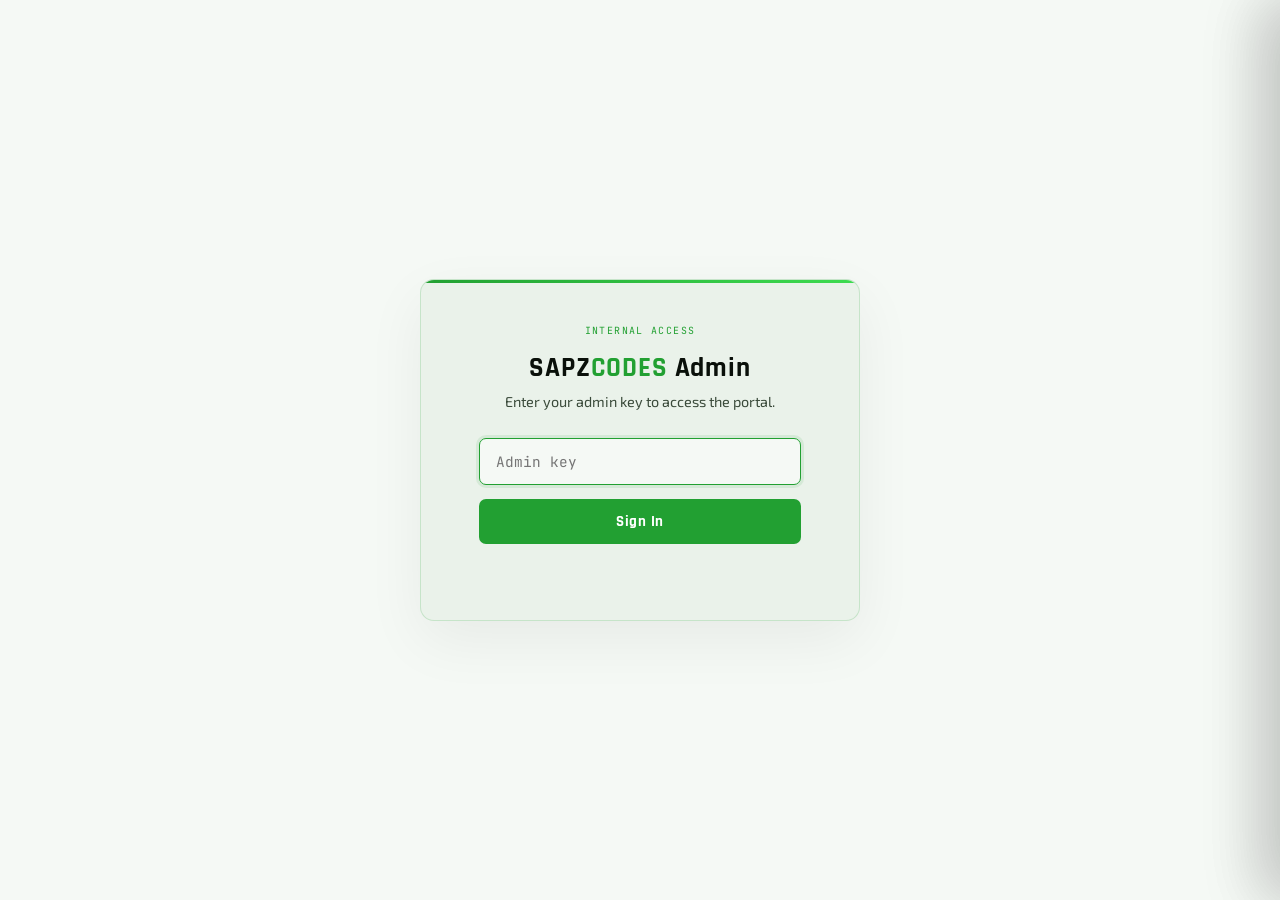
<file: admin.html>
<!DOCTYPE html>
<html lang="en">
<head>
<meta charset="UTF-8">
<meta name="viewport" content="width=device-width,initial-scale=1.0">
<link rel="icon" href="favicon.png" type="image/png">
<title>SAPZCODES — Admin Dashboard</title>
<meta name="robots" content="noindex,nofollow">
<link rel="preconnect" href="https://fonts.googleapis.com">
<link rel="preconnect" href="https://fonts.gstatic.com" crossorigin>
<link href="https://fonts.googleapis.com/css2?family=Rajdhani:wght@500;600;700&family=Exo+2:wght@400;500;600&family=JetBrains+Mono:wght@400;500&display=swap" rel="stylesheet">
<style>
*,*::before,*::after{margin:0;padding:0;box-sizing:border-box}

:root {
  --bg:#f5f9f5; --s1:#eaf2ea; --s2:#ddeedd;
  --g:#22a032; --glt:#3ddc50;
  --text:#0a100a; --gr:#3a4a3a; --mu:#5a6e5a;
  --bd:rgba(34,160,50,.18); --bd2:rgba(0,0,0,.08);
  --r:10px;
  --fh:'Rajdhani',sans-serif;
  --fb:'Exo 2',sans-serif;
  --fm:'JetBrains Mono',monospace;
  --shadow:0 2px 20px rgba(0,0,0,.06);
}

html{overflow-x:hidden}
body{background:var(--bg);color:var(--text);font-family:var(--fb);min-height:100vh}

/* ── HEADER ── */
.hdr{
  position:sticky;top:0;z-index:100;
  background:rgba(245,249,245,.94);
  backdrop-filter:blur(18px);
  border-bottom:1px solid var(--bd);
  padding:14px 5%;
  display:flex;align-items:center;justify-content:space-between;
  box-shadow:var(--shadow);
}
.brand{display:flex;align-items:center;gap:12px;cursor:pointer}
.brand-logo{
  width:34px;height:34px;
  background:linear-gradient(135deg,var(--g),var(--glt));
  border-radius:8px;
  display:flex;align-items:center;justify-content:center;
  font-family:var(--fh);font-weight:700;color:#fff;font-size:.9rem;
  letter-spacing:.04em;box-shadow:0 0 14px rgba(34,160,50,.3);
}
.brand-t{font-family:var(--fh);font-size:1.05rem;font-weight:700;letter-spacing:.05em}
.brand-t .z{color:var(--g)}
.brand-sub{font-family:var(--fm);font-size:.6rem;color:var(--mu);letter-spacing:.12em;text-transform:uppercase;margin-top:2px}
.hdr-r{display:flex;align-items:center;gap:10px}
.hdr-btn{
  font-family:var(--fh);font-weight:600;font-size:.78rem;letter-spacing:.05em;
  background:transparent;border:1px solid var(--bd2);
  color:var(--gr);padding:8px 16px;border-radius:6px;cursor:pointer;transition:all .2s;
}
.hdr-btn:hover{border-color:var(--g);color:var(--g)}
.hdr-btn.pri{background:var(--g);color:#fff;border-color:var(--g)}
.hdr-btn.pri:hover{background:#1a8028;box-shadow:0 0 14px rgba(34,160,50,.25);color:#fff}
.nav-breadcrumb{font-family:var(--fm);font-size:.7rem;color:var(--mu);letter-spacing:.08em;text-transform:uppercase;padding:8px 16px;border-radius:6px;border:1px solid transparent;transition:all .2s;cursor:pointer}
.nav-breadcrumb:hover{border-color:var(--bd2);color:var(--g)}

/* ── LOGIN ── */
.gate{min-height:100vh;display:flex;align-items:center;justify-content:center;padding:0 5%}
.gate-card{
  background:var(--s1);border:1px solid var(--bd);border-radius:14px;
  padding:44px 5%;max-width:440px;width:100%;
  box-shadow:0 20px 60px rgba(0,0,0,.06);text-align:center;
  position:relative;overflow:hidden;
}
.gate-card::before{content:'';position:absolute;top:0;left:0;right:0;height:3px;background:linear-gradient(90deg,var(--g),var(--glt))}
.gate-tag{font-family:var(--fm);font-size:.62rem;text-transform:uppercase;letter-spacing:.14em;color:var(--g);margin-bottom:14px}
.gate-h{font-family:var(--fh);font-size:1.7rem;font-weight:700;letter-spacing:.03em;margin-bottom:8px}
.gate-p{color:var(--gr);font-size:.9rem;margin-bottom:28px}
.gate-inp{
  width:100%;padding:13px 16px;background:var(--bg);border:1px solid var(--bd2);
  border-radius:7px;font-family:var(--fm);font-size:.9rem;
  color:var(--text);outline:none;margin-bottom:14px;
  transition:border-color .2s,box-shadow .2s;
}
.gate-inp:focus{border-color:var(--g);box-shadow:0 0 0 3px rgba(34,160,50,.1)}
.gate-btn{
  width:100%;padding:13px;background:var(--g);color:#fff;border:none;
  font-family:var(--fh);font-weight:700;font-size:.95rem;letter-spacing:.05em;
  border-radius:7px;cursor:pointer;transition:all .2s;
}
.gate-btn:hover{background:#1a8028;box-shadow:0 0 18px rgba(34,160,50,.25)}
.gate-err{color:#c92929;font-size:.82rem;margin-top:12px;min-height:20px}

/* ── PORTAL HOME ── */
.portal{display:none;padding:48px 5% 80px}
.portal.show{display:block}
.portal-title{font-family:var(--fh);font-size:1.8rem;font-weight:700;letter-spacing:.03em;margin-bottom:6px}
.portal-sub{color:var(--mu);font-family:var(--fm);font-size:.75rem;letter-spacing:.1em;text-transform:uppercase;margin-bottom:40px}
.portal-cards{display:grid;grid-template-columns:1fr 1fr;gap:24px;max-width:900px}
.portal-card{
  background:var(--bg);border:1px solid var(--bd2);border-radius:14px;
  padding:36px 32px;cursor:pointer;
  transition:all .25s;position:relative;overflow:hidden;
}
.portal-card::before{
  content:'';position:absolute;top:0;left:0;right:0;height:3px;
  background:linear-gradient(90deg,var(--g),var(--glt));
  transform:scaleX(0);transform-origin:left;transition:transform .3s;
}
.portal-card:hover::before{transform:scaleX(1)}
.portal-card:hover{border-color:var(--g);box-shadow:0 8px 32px rgba(34,160,50,.1);transform:translateY(-2px)}
.pc-icon{font-size:2rem;margin-bottom:20px;display:block}
.pc-title{font-family:var(--fh);font-size:1.4rem;font-weight:700;letter-spacing:.03em;margin-bottom:8px}
.pc-desc{color:var(--gr);font-size:.88rem;line-height:1.6;margin-bottom:20px}
.pc-meta{display:flex;gap:8px;flex-wrap:wrap}
.pc-tag{font-family:var(--fm);font-size:.62rem;text-transform:uppercase;letter-spacing:.1em;background:var(--s1);border:1px solid var(--bd2);color:var(--mu);padding:4px 10px;border-radius:4px}
.pc-arrow{position:absolute;bottom:28px;right:28px;font-size:1.1rem;color:var(--g);opacity:0;transition:all .25s;transform:translateX(-6px)}
.portal-card:hover .pc-arrow{opacity:1;transform:translateX(0)}

/* ── ENROLLMENTS PAGE ── */
.enroll-pg{display:none;padding:28px 5% 60px}
.enroll-pg.show{display:block}

/* ── STUDENTS PAGE ── */
.students-pg{display:none;padding:28px 5% 60px}
.students-pg.show{display:block}

/* ── SHARED DASHBOARD ELEMENTS ── */
.toolbar{display:flex;gap:14px;flex-wrap:wrap;align-items:center;justify-content:space-between;margin-bottom:20px}
.tb-l{display:flex;gap:10px;flex-wrap:wrap;align-items:center}
.tb-r{display:flex;gap:10px;flex-wrap:wrap;align-items:center}
.search{position:relative}
.search input{
  background:var(--s1);border:1px solid var(--bd2);
  padding:10px 14px 10px 38px;border-radius:7px;
  font-family:var(--fb);font-size:.88rem;
  color:var(--text);width:280px;outline:none;
  transition:border-color .2s,box-shadow .2s;
}
.search input:focus{border-color:var(--g);box-shadow:0 0 0 3px rgba(34,160,50,.1)}
.search::before{content:'⌕';position:absolute;left:14px;top:50%;transform:translateY(-50%);color:var(--mu);font-size:1.05rem}
.fchip{
  font-family:var(--fm);font-size:.7rem;text-transform:uppercase;letter-spacing:.1em;
  background:var(--s1);border:1px solid var(--bd2);color:var(--gr);
  padding:8px 14px;border-radius:6px;cursor:pointer;transition:all .2s;
  display:inline-flex;align-items:center;gap:6px;
}
.fchip:hover{border-color:var(--g);color:var(--g)}
.fchip.on{background:var(--g);color:#fff;border-color:var(--g)}
.fchip .ct{font-family:var(--fm);font-size:.66rem;opacity:.85}
.strip{
  display:grid;grid-template-columns:repeat(4,1fr);gap:1px;
  border:1px solid var(--bd2);border-radius:var(--r);
  overflow:hidden;margin-bottom:24px;background:var(--bd2);
}
.scell{background:var(--bg);padding:18px 20px}
.sn{font-family:var(--fh);font-size:1.7rem;font-weight:700;color:var(--g);line-height:1}
.sl{font-family:var(--fm);font-size:.66rem;color:var(--mu);margin-top:6px;letter-spacing:.08em;text-transform:uppercase}
.tbl-wrap{background:var(--bg);border:1px solid var(--bd2);border-radius:var(--r);overflow:hidden;box-shadow:0 1px 3px rgba(0,0,0,.04)}
.tbl{width:100%;border-collapse:collapse;font-size:.85rem}
.tbl thead th{
  background:var(--s1);text-align:left;padding:14px 16px;
  font-family:var(--fm);font-size:.66rem;text-transform:uppercase;letter-spacing:.1em;
  color:var(--g);border-bottom:1px solid var(--bd2);white-space:nowrap;
}
.tbl tbody td{padding:14px 16px;border-bottom:1px solid var(--bd2);vertical-align:top;color:var(--gr)}
.tbl tbody tr{transition:background .15s;cursor:pointer}
.tbl tbody tr:hover{background:rgba(34,160,50,.04)}
.tbl tbody tr:last-child td{border-bottom:none}
.tnm{font-family:var(--fh);font-weight:700;color:var(--text);font-size:.95rem;letter-spacing:.02em}
.tdept{font-family:var(--fm);font-size:.7rem;color:var(--mu);margin-top:2px;letter-spacing:.04em}
.tts{font-family:var(--fm);font-size:.72rem;color:var(--mu);white-space:nowrap}
.tag-pill{display:inline-block;padding:3px 10px;border-radius:4px;font-family:var(--fm);font-size:.64rem;letter-spacing:.08em;text-transform:uppercase}
.tp-online{background:rgba(34,160,50,.1);color:var(--g);border:1px solid rgba(34,160,50,.2)}
.tp-offline{background:rgba(160,90,34,.08);color:#a06022;border:1px solid rgba(160,90,34,.2)}
.tp-hybrid{background:rgba(34,90,160,.08);color:#225aa0;border:1px solid rgba(34,90,160,.2)}
.st-pill{display:inline-block;padding:3px 10px;border-radius:4px;font-family:var(--fm);font-size:.64rem;letter-spacing:.08em;text-transform:uppercase;font-weight:500}
.st-new{background:rgba(34,160,50,.1);color:var(--g);border:1px solid rgba(34,160,50,.2)}
.st-contacted{background:rgba(34,90,160,.08);color:#225aa0;border:1px solid rgba(34,90,160,.2)}
.st-enrolled{background:rgba(160,90,34,.08);color:#a06022;border:1px solid rgba(160,90,34,.2)}
.st-dropped{background:rgba(140,140,140,.1);color:#888;border:1px solid rgba(140,140,140,.25)}
/* fee status pills */
.fs-paid{background:rgba(34,160,50,.12);color:#1a8028;border:1px solid rgba(34,160,50,.25)}
.fs-pending{background:rgba(220,100,20,.1);color:#c05010;border:1px solid rgba(220,100,20,.2)}
.fs-partial{background:rgba(34,90,200,.08);color:#225aa0;border:1px solid rgba(34,90,200,.2)}
.fs-overdue{background:rgba(180,30,30,.1);color:#b01a1a;border:1px solid rgba(180,30,30,.2)}
.empty{text-align:center;padding:80px 20px;color:var(--mu);font-size:.9rem}
.empty-i{font-size:2.4rem;opacity:.4;margin-bottom:14px}

/* ── DETAIL DRAWER (shared) ── */
.bd-back{display:none;position:fixed;inset:0;background:rgba(10,16,10,.4);backdrop-filter:blur(4px);z-index:200}
.bd-back.show{display:block}
.drw{
  position:fixed;top:0;right:0;bottom:0;width:min(560px,94vw);
  background:var(--bg);border-left:1px solid var(--bd);z-index:201;
  transform:translateX(100%);transition:transform .3s ease;
  overflow-y:auto;box-shadow:-20px 0 60px rgba(0,0,0,.12);
}
.drw.show{transform:translateX(0)}
.drw-h{
  position:sticky;top:0;background:var(--s1);border-bottom:1px solid var(--bd);
  padding:18px 24px;display:flex;align-items:center;justify-content:space-between;
}
.drw-h .name{font-family:var(--fh);font-size:1.3rem;font-weight:700;letter-spacing:.03em}
.drw-h .sub{font-family:var(--fm);font-size:.7rem;color:var(--mu);letter-spacing:.08em;margin-top:2px;text-transform:uppercase}
.drw-x{width:32px;height:32px;border-radius:6px;background:var(--bg);border:1px solid var(--bd2);display:flex;align-items:center;justify-content:center;cursor:pointer;font-size:1.1rem;color:var(--gr);transition:all .2s}
.drw-x:hover{border-color:var(--g);color:var(--g)}
.drw-b{padding:24px}
.dline{display:flex;gap:14px;margin-bottom:18px}
.dico{width:36px;height:36px;flex-shrink:0;background:var(--s1);border:1px solid var(--bd2);border-radius:7px;display:flex;align-items:center;justify-content:center;font-size:.95rem;color:var(--g)}
.dlbl{font-family:var(--fm);font-size:.62rem;color:var(--mu);letter-spacing:.1em;text-transform:uppercase;margin-bottom:3px}
.dval{font-size:.92rem;color:var(--text);line-height:1.5;word-break:break-word}
.dval a{color:var(--g);text-decoration:none}
.dval a:hover{text-decoration:underline}
.drw-actions{display:flex;gap:10px;flex-wrap:wrap;padding-top:16px;border-top:1px solid var(--bd2);margin-top:8px}
.drw-actions a{flex:1;min-width:120px;text-align:center;padding:11px 14px;font-family:var(--fh);font-weight:700;font-size:.85rem;letter-spacing:.04em;border-radius:7px;text-decoration:none;transition:all .2s}
.act-wa{background:#25d366;color:#fff}
.act-wa:hover{background:#1eb852}
.act-call{background:var(--g);color:#fff}
.act-call:hover{background:#1a8028}
.act-mail{background:transparent;color:var(--g);border:1px solid var(--g)}
.act-mail:hover{background:rgba(34,160,50,.06)}
.tags-row{display:flex;gap:6px;flex-wrap:wrap;margin-top:6px}
.drw-edit-btn{width:100%;padding:11px;background:var(--s1);border:1px solid var(--bd2);color:var(--gr);font-family:var(--fh);font-weight:700;font-size:.85rem;letter-spacing:.04em;border-radius:7px;cursor:pointer;transition:all .2s;text-align:center;margin-top:12px}
.drw-edit-btn:hover{border-color:var(--g);color:var(--g)}
.drw-del-btn{width:100%;padding:11px;background:transparent;border:1px solid rgba(180,30,30,.3);color:#b01a1a;font-family:var(--fh);font-weight:700;font-size:.85rem;letter-spacing:.04em;border-radius:7px;cursor:pointer;transition:all .2s;text-align:center;margin-top:8px}
.drw-del-btn:hover{background:rgba(180,30,30,.06);border-color:#b01a1a}

/* installment fee breakdown in drawer */
.inst-table{width:100%;border-collapse:collapse;font-size:.82rem;margin-top:8px}
.inst-table th{text-align:left;padding:6px 10px;background:var(--s1);font-family:var(--fm);font-size:.62rem;text-transform:uppercase;letter-spacing:.08em;color:var(--mu)}
.inst-table td{padding:8px 10px;border-bottom:1px solid var(--bd2);color:var(--text)}
.inst-table tr:last-child td{border-bottom:none}

/* ── MODAL (shared) ── */
.modal-back{display:none;position:fixed;inset:0;background:rgba(10,16,10,.55);backdrop-filter:blur(6px);z-index:300;align-items:center;justify-content:center;padding:20px}
.modal-back.show{display:flex}
.modal{background:var(--bg);border:1px solid var(--bd);border-radius:14px;width:100%;max-width:660px;max-height:90vh;overflow-y:auto;box-shadow:0 30px 80px rgba(0,0,0,.2);position:relative;animation:mslide .25s ease}
@keyframes mslide{from{opacity:0;transform:translateY(18px)}to{opacity:1;transform:translateY(0)}}
.modal::before{content:'';position:absolute;top:0;left:0;right:0;height:3px;background:linear-gradient(90deg,var(--g),var(--glt));border-radius:14px 14px 0 0}
.modal-h{padding:22px 24px 16px;border-bottom:1px solid var(--bd2);display:flex;align-items:center;justify-content:space-between}
.modal-h .title{font-family:var(--fh);font-size:1.25rem;font-weight:700;letter-spacing:.03em}
.modal-h .subtitle{font-family:var(--fm);font-size:.65rem;color:var(--mu);letter-spacing:.1em;text-transform:uppercase;margin-top:3px}
.modal-x{width:32px;height:32px;border-radius:6px;background:var(--s1);border:1px solid var(--bd2);display:flex;align-items:center;justify-content:center;cursor:pointer;font-size:1.1rem;color:var(--gr);transition:all .2s;flex-shrink:0}
.modal-x:hover{border-color:var(--g);color:var(--g)}
.modal-body{padding:24px}
.form-grid{display:grid;grid-template-columns:1fr 1fr;gap:16px}
.form-grid .full{grid-column:1/-1}
.fg{display:flex;flex-direction:column;gap:5px}
.fg label{font-family:var(--fm);font-size:.62rem;text-transform:uppercase;letter-spacing:.1em;color:var(--mu)}
.fg input,.fg select,.fg textarea{
  padding:10px 13px;background:var(--s1);border:1px solid var(--bd2);
  border-radius:7px;font-family:var(--fb);font-size:.88rem;color:var(--text);outline:none;
  transition:border-color .2s,box-shadow .2s;
}
.fg input:focus,.fg select:focus,.fg textarea:focus{border-color:var(--g);box-shadow:0 0 0 3px rgba(34,160,50,.1)}
.fg select{cursor:pointer}
.fg textarea{resize:vertical;min-height:70px}
.check-grid{display:grid;grid-template-columns:1fr 1fr;gap:8px;margin-top:2px}
.chk-item{display:flex;align-items:center;gap:8px;padding:8px 12px;background:var(--s1);border:1px solid var(--bd2);border-radius:6px;cursor:pointer;transition:border-color .15s;user-select:none}
.chk-item:hover{border-color:var(--g)}
.chk-item input[type=checkbox]{accent-color:var(--g);width:15px;height:15px}
.chk-item span{font-family:var(--fm);font-size:.72rem;letter-spacing:.04em;color:var(--gr)}
.section-label{font-family:var(--fm);font-size:.65rem;text-transform:uppercase;letter-spacing:.12em;color:var(--g);margin:20px 0 12px;padding-bottom:6px;border-bottom:1px solid var(--bd2)}
.modal-footer{padding:18px 24px;border-top:1px solid var(--bd2);display:flex;gap:10px;justify-content:flex-end;align-items:center}
.modal-err{font-size:.8rem;color:#c92929;flex:1}
.btn-cancel{font-family:var(--fh);font-weight:600;font-size:.85rem;letter-spacing:.05em;background:transparent;border:1px solid var(--bd2);color:var(--gr);padding:10px 20px;border-radius:7px;cursor:pointer;transition:all .2s}
.btn-cancel:hover{border-color:var(--g);color:var(--g)}
.btn-submit{font-family:var(--fh);font-weight:700;font-size:.88rem;letter-spacing:.05em;background:var(--g);color:#fff;border:none;padding:10px 24px;border-radius:7px;cursor:pointer;transition:all .2s;display:flex;align-items:center;gap:8px}
.btn-submit:hover{background:#1a8028;box-shadow:0 0 14px rgba(34,160,50,.25)}
.btn-submit:disabled{opacity:.6;cursor:not-allowed}

/* installment amount rows */
.inst-rows{display:flex;flex-direction:column;gap:8px;margin-top:8px}
.inst-row{display:flex;align-items:center;gap:10px;background:var(--s1);border:1px solid var(--bd2);border-radius:7px;padding:10px 14px}
.inst-row-lbl{font-family:var(--fm);font-size:.7rem;color:var(--mu);min-width:90px;letter-spacing:.06em}
.inst-row input{flex:1;padding:8px 12px;background:var(--bg);border:1px solid var(--bd2);border-radius:6px;font-family:var(--fm);font-size:.82rem;color:var(--text);outline:none;transition:border-color .2s}
.inst-row input:focus{border-color:var(--g)}
.inst-row-status{font-family:var(--fm);font-size:.64rem;padding:5px 12px;border-radius:4px;border:1px solid var(--bd2);background:var(--bg);color:var(--mu);cursor:pointer;transition:all .2s;white-space:nowrap;flex-shrink:0}
.inst-row-status.paid{background:rgba(34,160,50,.12);color:#1a8028;border-color:rgba(34,160,50,.3)}
.inst-row-status.unpaid{background:rgba(220,100,20,.08);color:#c05010;border-color:rgba(220,100,20,.2)}
.inst-sum-info{font-family:var(--fm);font-size:.72rem;margin-top:10px;padding:8px 12px;border-radius:6px;border:1px solid var(--bd2);background:var(--s1);color:var(--mu)}
.inst-sum-info.ok{border-color:rgba(34,160,50,.3);background:rgba(34,160,50,.08);color:#1a8028}
.inst-sum-info.bad{border-color:rgba(220,100,20,.3);background:rgba(220,100,20,.08);color:#c05010}

/* toast */
.toast{position:fixed;bottom:28px;left:50%;transform:translateX(-50%) translateY(20px);background:#0a100a;color:#fff;padding:12px 22px;border-radius:8px;font-family:var(--fm);font-size:.8rem;letter-spacing:.06em;opacity:0;transition:all .3s;z-index:999;pointer-events:none;white-space:nowrap}
.toast.show{opacity:1;transform:translateX(-50%) translateY(0)}
.toast.ok{background:#22a032}
.toast.err{background:#c92929}

@media(max-width:900px){
  .strip{grid-template-columns:repeat(2,1fr)}
  .search input{width:200px}
  .tbl tbody td,.tbl thead th{padding:11px 12px;font-size:.82rem}
  .hide-sm{display:none}
  .form-grid{grid-template-columns:1fr}
  .form-grid .full{grid-column:1}
  .portal-cards{grid-template-columns:1fr}
}
@media(max-width:560px){
  .toolbar{flex-direction:column;align-items:stretch}
  .tb-l,.tb-r{width:100%;justify-content:flex-start}
  .search input{width:100%}
  .strip{grid-template-columns:1fr 1fr}
  .check-grid{grid-template-columns:1fr}
  .modal-body{padding:16px}
  .modal-h{padding:16px}
  .portal{padding:28px 5% 60px}
}
</style>
</head>
<body>

<!-- ═══════════ LOGIN ═══════════ -->
<div class="gate" id="gate">
  <div class="gate-card">
    <div class="gate-tag">Internal Access</div>
    <h1 class="gate-h">SAPZ<span style="color:var(--g)">CODES</span> Admin</h1>
    <p class="gate-p">Enter your admin key to access the portal.</p>
    <input type="password" class="gate-inp" id="key-in" placeholder="Admin key" autocomplete="off" autofocus>
    <button class="gate-btn" id="login-btn">Sign In</button>
    <div class="gate-err" id="gate-err"></div>
  </div>
</div>

<!-- ═══════════ HEADER (shown after login) ═══════════ -->
<header class="hdr" id="hdr" style="display:none">
  <div class="brand" id="brand-home">
    <div class="brand-logo">SZ</div>
    <div>
      <div class="brand-t">SAPZ<span class="z">CODES</span></div>
      <div class="brand-sub" id="hdr-sub">Admin Portal</div>
    </div>
  </div>
  <div class="hdr-r" id="hdr-r">
    <!-- buttons injected per page -->
    <button class="hdr-btn" id="logout">Sign Out</button>
  </div>
</header>

<!-- ═══════════ PORTAL HOME ═══════════ -->
<section class="portal" id="portal">
  <div class="portal-title">Welcome back 👋</div>
  <div class="portal-sub">Select a module to manage</div>
  <div class="portal-cards">
    <div class="portal-card" id="go-enrollments">
      <span class="pc-icon">📋</span>
      <div class="pc-title">Enrollments</div>
      <div class="pc-desc">View and manage student enquiries submitted through the website form. Track follow-up status, search by name or contact, and add walk-in enrollments.</div>
      <div class="pc-meta">
        <span class="pc-tag">Enquiries</span>
        <span class="pc-tag">Status Tracking</span>
        <span class="pc-tag">CSV Export</span>
      </div>
      <span class="pc-arrow">→</span>
    </div>
    <div class="portal-card" id="go-students">
      <span class="pc-icon">🎓</span>
      <div class="pc-title">Student Details</div>
      <div class="pc-desc">Full student records with fee management, trainer assignment, installment tracking, and payment status. Complete financial overview per student.</div>
      <div class="pc-meta">
        <span class="pc-tag">Fee Tracking</span>
        <span class="pc-tag">Installments</span>
        <span class="pc-tag">Trainer Assignment</span>
      </div>
      <span class="pc-arrow">→</span>
    </div>
  </div>
</section>

<!-- ═══════════ ENROLLMENTS PAGE ═══════════ -->
<main class="enroll-pg" id="enroll-pg">

  <div class="strip">
    <div class="scell"><div class="sn" id="stat-total">0</div><div class="sl">Total Enquiries</div></div>
    <div class="scell"><div class="sn" id="stat-new">0</div><div class="sl">New / Pending</div></div>
    <div class="scell"><div class="sn" id="stat-week">0</div><div class="sl">This Week</div></div>
    <div class="scell"><div class="sn" id="stat-enrolled">0</div><div class="sl">Enrolled</div></div>
  </div>

  <div class="toolbar">
    <div class="tb-l">
      <div class="search"><input type="text" id="eq" placeholder="Search name, phone, email, dept…"></div>
    </div>
    <div class="tb-r">
      <button class="fchip on" data-ef="all">All <span class="ct" id="c-all">0</span></button>
      <button class="fchip" data-ef="New">New <span class="ct" id="c-new">0</span></button>
      <button class="fchip" data-ef="Contacted">Contacted <span class="ct" id="c-c">0</span></button>
      <button class="fchip" data-ef="Enrolled">Enrolled <span class="ct" id="c-e">0</span></button>
      <button class="fchip" data-ef="Dropped">Dropped <span class="ct" id="c-d">0</span></button>
    </div>
  </div>

  <div class="tbl-wrap">
    <table class="tbl">
      <thead>
        <tr>
          <th>Student</th>
          <th class="hide-sm">Phone</th>
          <th class="hide-sm">Mode / Slot</th>
          <th class="hide-sm">Year</th>
          <th>Status</th>
          <th class="hide-sm">Submitted</th>
        </tr>
      </thead>
      <tbody id="e-rows"></tbody>
    </table>
    <div class="empty" id="e-empty" style="display:none"><div class="empty-i">∅</div><div>No enquiries match your filters.</div></div>
  </div>
</main>

<!-- Enrollment detail drawer -->
<div class="bd-back" id="e-bdback"></div>
<aside class="drw" id="e-drw">
  <div class="drw-h">
    <div><div class="name" id="ed-name">—</div><div class="sub" id="ed-sub">—</div></div>
    <button class="drw-x" id="ed-close">✕</button>
  </div>
  <div class="drw-b" id="ed-body"></div>
</aside>

<!-- Enrollment add modal -->
<div class="modal-back" id="e-modal-back">
  <div class="modal">
    <div class="modal-h">
      <div><div class="title">Add Enrollment</div><div class="subtitle">Manually add a student · Emails sent automatically</div></div>
      <button class="modal-x" id="em-close">✕</button>
    </div>
    <div class="modal-body">
      <div class="section-label">Personal Information</div>
      <div class="form-grid">
        <div class="fg"><label>Full Name *</label><input type="text" id="ef-name" placeholder="e.g. Arjun Sharma"></div>
        <div class="fg"><label>Father's Name *</label><input type="text" id="ef-father" placeholder="e.g. Suresh Sharma"></div>
        <div class="fg"><label>Phone *</label><input type="tel" id="ef-phone" placeholder="10-digit number"></div>
        <div class="fg"><label>Email *</label><input type="email" id="ef-email" placeholder="student@email.com"></div>
        <div class="fg full"><label>Address *</label><textarea id="ef-address" placeholder="Full address"></textarea></div>
      </div>
      <div class="section-label">Academic Details</div>
      <div class="form-grid">
        <div class="fg"><label>Department *</label>
          <select id="ef-dept">
            <option value="">Select department</option>
            <optgroup label="Engineering">
              <option>B.E / B.Tech – CSE</option>
              <option>B.E / B.Tech – IT</option>
              <option>B.E / B.Tech – ECE</option>
              <option>B.E / B.Tech – EEE</option>
              <option>B.E / B.Tech – Mechanical</option>
              <option>B.E / B.Tech – Civil</option>
              <option>B.E / B.Tech – Aeronautical</option>
              <option>B.E / B.Tech – Biomedical</option>
              <option>B.E / B.Tech – Chemical</option>
              <option>B.E / B.Tech – Automobile</option>
            </optgroup>
            <optgroup label="Postgraduate Engineering">
              <option>M.E / M.Tech – CSE</option>
              <option>M.E / M.Tech – VLSI</option>
              <option>M.E / M.Tech – Embedded Systems</option>
              <option>M.E / M.Tech – Power Electronics</option>
            </optgroup>
            <optgroup label="Management">
              <option>MBA – Finance</option>
              <option>MBA – HR</option>
              <option>MBA – Marketing</option>
              <option>MBA – Operations</option>
              <option>MBA – Systems / IT</option>
              <option>BBA</option>
            </optgroup>
            <optgroup label="Computer Applications">
              <option>MCA</option>
              <option>BCA</option>
              <option>M.Sc – Computer Science</option>
              <option>B.Sc – Computer Science</option>
              <option>B.Sc – IT</option>
            </optgroup>
            <optgroup label="Science">
              <option>M.Sc – Mathematics</option>
              <option>M.Sc – Physics</option>
              <option>M.Sc – Chemistry</option>
              <option>B.Sc – Mathematics</option>
            </optgroup>
            <optgroup label="Commerce &amp; Arts">
              <option>B.Com</option>
              <option>M.Com</option>
              <option>B.A</option>
              <option>M.A</option>
            </optgroup>
            <optgroup label="Other">
              <option>Diploma – CSE</option>
              <option>Diploma – ECE</option>
              <option>Diploma – Mechanical</option>
              <option>Working Professional</option>
              <option>Other</option>
            </optgroup>
          </select>
        </div>
        </div>
        <div class="fg"><label>Year *</label>
          <select id="ef-year"><option value="">Select year</option><option>1st Year</option><option>2nd Year</option><option>3rd Year</option><option>4th Year</option><option>Passed Out</option></select>
        </div>
      </div>
      <div class="section-label">Course Preferences</div>
      <div class="form-grid">
        <div class="fg"><label>Mode *</label>
          <select id="ef-mode"><option value="">Select mode</option><option>Online</option><option>Offline</option><option>Hybrid</option></select>
        </div>
        <div class="fg"><label>Slot *</label>
          <select id="ef-slot"><option value="">Select slot</option><option>Morning (9 AM – 12 PM)</option><option>Afternoon (1 PM – 4 PM)</option><option>Evening (5 PM – 8 PM)</option><option>Weekend</option><option>Other</option></select>
        </div>
        <div class="fg full" id="ef-other-slot-group" style="display:none"><label>Specify Slot</label><input type="text" id="ef-other-slot" placeholder="Describe preferred slot"></div>
        <div class="fg"><label>Source</label>
          <select id="ef-source"><option value="">Select source</option><option>Walk-in</option><option>Website</option><option>Referral</option><option>Social Media</option><option>College Campaign</option><option>Other</option></select>
        </div>
        <div class="fg"><label>Status</label>
          <select id="ef-status"><option value="New">New</option><option value="Contacted">Contacted</option><option value="Enrolled">Enrolled</option><option value="Dropped">Dropped</option></select>
        </div>
      </div>
      <div class="section-label">Additional Interests</div>
      <div class="check-grid">
        <label class="chk-item"><input type="checkbox" id="ef-ps"> <span>Practice Server</span></label>
        <label class="chk-item"><input type="checkbox" id="ef-et"> <span>Expert Training</span></label>
        <label class="chk-item"><input type="checkbox" id="ef-pa"> <span>Placement Assistance</span></label>
        <label class="chk-item"><input type="checkbox" id="ef-in"> <span>Internship</span></label>
      </div>
      <div class="section-label" style="margin-top:20px">Internal Notes</div>
      <div class="fg"><textarea id="ef-notes" placeholder="Optional internal notes (not sent in emails)"></textarea></div>
    </div>
    <div class="modal-footer">
      <div class="modal-err" id="em-err"></div>
      <button class="btn-cancel" id="em-cancel">Cancel</button>
      <button class="btn-submit" id="em-submit"><span id="em-submit-txt">Submit Enrollment</span></button>
    </div>
  </div>
</div>

<!-- ═══════════ STUDENTS PAGE ═══════════ -->
<main class="students-pg" id="students-pg">

  <div class="strip">
    <div class="scell"><div class="sn" id="ss-total">0</div><div class="sl">Total Students</div></div>
    <div class="scell"><div class="sn" id="ss-paid">0</div><div class="sl">Fee Paid</div></div>
    <div class="scell"><div class="sn" id="ss-partial">0</div><div class="sl">Partial / Installment</div></div>
    <div class="scell"><div class="sn" id="ss-pending">0</div><div class="sl">Pending / Overdue</div></div>
  </div>

  <div class="toolbar">
    <div class="tb-l">
      <div class="search"><input type="text" id="sq" placeholder="Search name or student ID…"></div>
    </div>
    <div class="tb-r">
      <button class="fchip on" data-sf="all">All <span class="ct" id="sc-all">0</span></button>
      <button class="fchip" data-sf="Paid">Paid <span class="ct" id="sc-paid">0</span></button>
      <button class="fchip" data-sf="Partial">Partial <span class="ct" id="sc-partial">0</span></button>
      <button class="fchip" data-sf="Pending">Pending <span class="ct" id="sc-pending">0</span></button>
      <button class="fchip" data-sf="Overdue">Overdue <span class="ct" id="sc-overdue">0</span></button>
    </div>
  </div>

  <div class="tbl-wrap">
    <table class="tbl">
      <thead>
        <tr>
          <th>ID</th>
          <th>Student</th>
          <th class="hide-sm">Phone</th>
          <th class="hide-sm">Trainer</th>
          <th class="hide-sm">Fee</th>
          <th>Fee Status</th>
        </tr>
      </thead>
      <tbody id="s-rows"></tbody>
    </table>
    <div class="empty" id="s-empty" style="display:none"><div class="empty-i">∅</div><div>No students match your filters.</div></div>
  </div>
</main>

<!-- Student detail drawer -->
<div class="bd-back" id="s-bdback"></div>
<aside class="drw" id="s-drw">
  <div class="drw-h">
    <div><div class="name" id="sd-name">—</div><div class="sub" id="sd-sub">—</div></div>
    <button class="drw-x" id="sd-close">✕</button>
  </div>
  <div class="drw-b" id="sd-body"></div>
</aside>

<!-- Student add/edit modal -->
<div class="modal-back" id="s-modal-back">
  <div class="modal" id="s-modal">
    <div class="modal-h">
      <div><div class="title" id="sm-title">Add Student</div><div class="subtitle" id="sm-subtitle">All fields are editable</div></div>
      <button class="modal-x" id="sm-close">✕</button>
    </div>
    <div class="modal-body">

      <div class="section-label">Student Information</div>
      <div class="form-grid">
        <div class="fg"><label>Student ID</label><input type="text" id="sf-id" placeholder="Auto-generated" readonly style="opacity:.6;cursor:not-allowed"></div>
        <div class="fg"><label>Full Name *</label><input type="text" id="sf-name" placeholder="e.g. Priya Rajesh"></div>
        <div class="fg"><label>Email *</label><input type="email" id="sf-email" placeholder="student@email.com"></div>
        <div class="fg"><label>Phone *</label><input type="tel" id="sf-phone" placeholder="10-digit number"></div>
        <div class="fg full"><label>Address</label><textarea id="sf-address" placeholder="Full address"></textarea></div>
        <div class="fg"><label>Department *</label>
          <select id="sf-dept">
            <option value="">Select department</option>
            <optgroup label="Engineering">
              <option>B.E / B.Tech – CSE</option>
              <option>B.E / B.Tech – IT</option>
              <option>B.E / B.Tech – ECE</option>
              <option>B.E / B.Tech – EEE</option>
              <option>B.E / B.Tech – Mechanical</option>
              <option>B.E / B.Tech – Civil</option>
              <option>B.E / B.Tech – Aeronautical</option>
              <option>B.E / B.Tech – Biomedical</option>
              <option>B.E / B.Tech – Chemical</option>
              <option>B.E / B.Tech – Automobile</option>
            </optgroup>
            <optgroup label="Postgraduate Engineering">
              <option>M.E / M.Tech – CSE</option>
              <option>M.E / M.Tech – VLSI</option>
              <option>M.E / M.Tech – Embedded Systems</option>
              <option>M.E / M.Tech – Power Electronics</option>
            </optgroup>
            <optgroup label="Management">
              <option>MBA – Finance</option>
              <option>MBA – HR</option>
              <option>MBA – Marketing</option>
              <option>MBA – Operations</option>
              <option>MBA – Systems / IT</option>
              <option>BBA</option>
            </optgroup>
            <optgroup label="Computer Applications">
              <option>MCA</option>
              <option>BCA</option>
              <option>M.Sc – Computer Science</option>
              <option>B.Sc – Computer Science</option>
              <option>B.Sc – IT</option>
            </optgroup>
            <optgroup label="Science">
              <option>M.Sc – Mathematics</option>
              <option>M.Sc – Physics</option>
              <option>M.Sc – Chemistry</option>
              <option>B.Sc – Mathematics</option>
            </optgroup>
            <optgroup label="Commerce &amp; Arts">
              <option>B.Com</option>
              <option>M.Com</option>
              <option>B.A</option>
              <option>M.A</option>
            </optgroup>
            <optgroup label="Other">
              <option>Diploma – CSE</option>
              <option>Diploma – ECE</option>
              <option>Diploma – Mechanical</option>
              <option>Working Professional</option>
              <option>Other</option>
            </optgroup>
          </select>
        </div>
        <div class="fg"><label>Batch *</label><input type="text" id="sf-batch" placeholder="e.g. Batch 2025-A"></div>
        <div class="fg"><label>Trainer Name *</label>
          <select id="sf-trainer">
            <option value="">Select trainer</option>
            <option>Gautham</option>
            <option>Manoj</option>
            <option>Ashok</option>
            <option>Suraj</option>
            <option>Sathish</option>
            <option>Arjun</option>
          </select>
        </div>
      </div>

      <div class="section-label">Fee Details</div>
      <div class="form-grid">
        <div class="fg"><label>Total Fee (₹) *</label><input type="number" id="sf-fee" placeholder="e.g. 15000" min="0" oninput="updateInstSum()"></div>
        <div class="fg"><label>Fee Mode *</label>
          <select id="sf-feemode">
            <option value="">Select mode</option>
            <option>Cash</option>
            <option>GPay</option>
            <option>Card</option>
          </select>
        </div>
        <div class="fg"><label>Fee Date</label><input type="date" id="sf-feedate"></div>
        <div class="fg"><label>Fee Status *</label>
          <select id="sf-feestatus">
            <option value="Pending">Pending</option>
            <option value="Partial">Partial</option>
            <option value="Paid">Paid</option>
            <option value="Overdue">Overdue</option>
          </select>
        </div>
      </div>

      <div class="section-label">Installment</div>
      <label class="chk-item" style="display:inline-flex;width:auto;margin-bottom:14px">
        <input type="checkbox" id="sf-installment"> <span>Enable Installment Plan</span>
      </label>
      <div id="sf-inst-group" style="display:none">
        <div class="fg" style="margin-bottom:14px">
          <label>Installment Type *</label>
          <select id="sf-insttype">
            <option value="">Select</option>
            <option value="2">2 Installments</option>
            <option value="3">3 Installments</option>
            <option value="4">4 Installments</option>
          </select>
        </div>
        <div class="inst-rows" id="sf-inst-rows"></div>
      </div>

    </div>
    <div class="modal-footer">
      <div class="modal-err" id="sm-err"></div>
      <button class="btn-cancel" id="sm-cancel">Cancel</button>
      <button class="btn-submit" id="sm-submit"><span id="sm-submit-txt">Save Student</span></button>
    </div>
  </div>
</div>

<!-- ═══════════ TOAST ═══════════ -->
<div class="toast" id="toast"></div>

<script>
/* ═══ CONFIG ═══ */
const ENDPOINT   = 'https://script.google.com/macros/s/AKfycbyNboYaMXrb4iOykdlUOdgEP8wiZKArt15ObgzVAYjgxUdcTmqzIRgAsN6idnpXmhrIJg/exec';
const STORAGE_KEY = 'sapz_admin_key_v2';

const $ = id => document.getElementById(id);
let adminKey = '';
let allEnrollRows = [];
let allStudentRows = [];
let activeEnrollFilter = 'all', activeEnrollQuery = '';
let activeStudentFilter = 'all', activeStudentQuery = '';
let editingStudentId = null;   // null = add mode, string = edit mode

/* ════════════════════════════════
   LOGIN
═══════════════════════════════ */
function showGate()  { $('gate').style.display='flex'; $('hdr').style.display='none'; hideAllPages(); }
function hideAllPages(){ ['portal','enroll-pg','students-pg'].forEach(id=>$(id).classList.remove('show')); }

async function tryLogin(key) {
  $('gate-err').textContent = '';
  if (!key) { $('gate-err').textContent = 'Please enter the admin key.'; return; }
  $('login-btn').textContent = 'Verifying…'; $('login-btn').disabled = true;
  try {
    const res  = await fetch(`${ENDPOINT}?action=list&key=${encodeURIComponent(key)}`);
    const data = await res.json();
    if (data.ok) {
      adminKey = key;
      sessionStorage.setItem(STORAGE_KEY, key);
      allEnrollRows = data.rows || [];
      $('gate').style.display = 'none';
      $('hdr').style.display  = 'flex';
      showPortal();
    } else {
      $('gate-err').textContent = data.error || 'Invalid admin key.';
    }
  } catch { $('gate-err').textContent = 'Network error. Try again.'; }
  finally  { $('login-btn').textContent = 'Sign In'; $('login-btn').disabled = false; }
}
$('login-btn').addEventListener('click', () => tryLogin($('key-in').value.trim()));
$('key-in').addEventListener('keydown', e => { if (e.key==='Enter') tryLogin($('key-in').value.trim()); });
$('logout').addEventListener('click', () => { sessionStorage.removeItem(STORAGE_KEY); adminKey=''; $('key-in').value=''; showGate(); });

/* ════════════════════════════════
   NAVIGATION
═══════════════════════════════ */
function showPortal() {
  hideAllPages();
  $('portal').classList.add('show');
  $('hdr-sub').textContent = 'Admin Portal';
  setHdrButtons('portal');
}
function showEnrollPage() {
  hideAllPages();
  $('enroll-pg').classList.add('show');
  $('hdr-sub').textContent = 'Enrollments';
  setHdrButtons('enroll');
  renderEnrollments();
}
function showStudentsPage() {
  hideAllPages();
  $('students-pg').classList.add('show');
  $('hdr-sub').textContent = 'Student Details';
  setHdrButtons('students');
  loadStudents();
}
function setHdrButtons(page) {
  const r = $('hdr-r');
  r.innerHTML = '';
  if (page === 'portal') {
    // nothing extra
  } else {
    const back = document.createElement('button');
    back.className = 'nav-breadcrumb'; back.textContent = '← Portal';
    back.addEventListener('click', showPortal);
    r.appendChild(back);
    if (page === 'enroll') {
      const ref = document.createElement('button'); ref.className='hdr-btn'; ref.textContent='↻ Refresh'; ref.addEventListener('click',refreshEnrollments); r.appendChild(ref);
      const exp = document.createElement('button'); exp.className='hdr-btn'; exp.textContent='⇓ Export CSV'; exp.addEventListener('click',exportEnrollCSV); r.appendChild(exp);
      const add = document.createElement('button'); add.className='hdr-btn pri'; add.textContent='+ Add Enrollment'; add.addEventListener('click',openEnrollModal); r.appendChild(add);
    }
    if (page === 'students') {
      const ref = document.createElement('button'); ref.className='hdr-btn'; ref.textContent='↻ Refresh'; ref.addEventListener('click',loadStudents); r.appendChild(ref);
      const add = document.createElement('button'); add.className='hdr-btn pri'; add.textContent='+ Add Student'; add.addEventListener('click',()=>openStudentModal(null)); r.appendChild(add);
    }
  }
  const lo = document.createElement('button'); lo.className='hdr-btn'; lo.id='logout2'; lo.textContent='Sign Out';
  lo.addEventListener('click',()=>{ sessionStorage.removeItem(STORAGE_KEY); adminKey=''; $('key-in').value=''; showGate(); });
  r.appendChild(lo);
}

$('brand-home').addEventListener('click', showPortal);
$('go-enrollments').addEventListener('click', showEnrollPage);
$('go-students').addEventListener('click', showStudentsPage);

/* ════════════════════════════════
   ENROLLMENTS
═══════════════════════════════ */
function fmtDate(s) {
  if (!s) return '—';
  const d = new Date(s); if (isNaN(d)) return s;
  const today = new Date(), yest = new Date(today); yest.setDate(today.getDate()-1);
  if (d.toDateString()===today.toDateString()) return 'Today, '+d.toLocaleTimeString([],{hour:'2-digit',minute:'2-digit'});
  if (d.toDateString()===yest.toDateString())  return 'Yesterday, '+d.toLocaleTimeString([],{hour:'2-digit',minute:'2-digit'});
  return d.toLocaleDateString([],{day:'2-digit',month:'short'})+', '+d.toLocaleTimeString([],{hour:'2-digit',minute:'2-digit'});
}
function modeClass(m){ m=(m||'').toLowerCase(); if(m.includes('online')) return 'tp-online'; if(m.includes('offline')) return 'tp-offline'; return 'tp-hybrid'; }
function statusClass(s){ s=(s||'').toLowerCase(); if(s==='contacted') return 'st-contacted'; if(s==='enrolled') return 'st-enrolled'; if(s==='dropped') return 'st-dropped'; return 'st-new'; }
function feeClass(f){ f=(f||'').toLowerCase(); if(f==='paid') return 'fs-paid'; if(f==='partial') return 'fs-partial'; if(f==='overdue') return 'fs-overdue'; return 'fs-pending'; }
function esc(s){ return String(s??'').replace(/[&<>"']/g,c=>({'&':'&amp;','<':'&lt;','>':'&gt;','"':'&quot;',"'":'&#39;'}[c])); }
function yes(v){ return v==='Yes'||v===true||v==='yes'; }

async function refreshEnrollments() {
  try {
    const res = await fetch(`${ENDPOINT}?action=list&key=${encodeURIComponent(adminKey)}`);
    const d = await res.json();
    if (d.ok) { allEnrollRows = d.rows||[]; renderEnrollments(); }
  } catch { showToast('Network error','err'); }
}

function renderEnrollments() {
  const counts={all:0,New:0,Contacted:0,Enrolled:0,Dropped:0};
  const now=Date.now(); let weekCount=0;
  allEnrollRows.forEach(r=>{
    counts.all++;
    const s=r.status||'New'; if(counts[s]!==undefined) counts[s]++;
    const t=new Date(r.timestamp).getTime();
    if(!isNaN(t)&&now-t<7*24*3600*1000) weekCount++;
  });
  $('stat-total').textContent=counts.all; $('stat-new').textContent=counts.New;
  $('stat-week').textContent=weekCount;   $('stat-enrolled').textContent=counts.Enrolled;
  $('c-all').textContent=counts.all; $('c-new').textContent=counts.New;
  $('c-c').textContent=counts.Contacted; $('c-e').textContent=counts.Enrolled; $('c-d').textContent=counts.Dropped;

  const q=activeEnrollQuery.toLowerCase();
  const visible=allEnrollRows.filter(r=>{
    const pass=(activeEnrollFilter==='all')||String(r.status||'New').toLowerCase()===activeEnrollFilter.toLowerCase();
    const qpass=!q||[r.name,r.phone,r.email,r.department,r.fatherName].some(v=>String(v||'').toLowerCase().includes(q));
    return pass&&qpass;
  }).sort((a,b)=>(new Date(b.timestamp).getTime()||0)-(new Date(a.timestamp).getTime()||0));

  const tbody=$('e-rows'); tbody.innerHTML='';
  $('e-empty').style.display=visible.length?'none':'block';
  visible.forEach(r=>{
    const tr=document.createElement('tr');
    tr.innerHTML=`
      <td><div class="tnm">${esc(r.name)}</div><div class="tdept">${esc(r.department)} · ${esc(r.email)}</div></td>
      <td class="hide-sm"><span style="font-family:var(--fm);font-size:.82rem;color:var(--text)">${esc(r.phone)}</span></td>
      <td class="hide-sm"><span class="tag-pill ${modeClass(r.mode)}">${esc(r.mode)}</span><div class="tdept" style="margin-top:4px">${esc(r.slot)}${r.otherSlot?' · '+esc(r.otherSlot):''}</div></td>
      <td class="hide-sm"><span style="font-size:.82rem">${esc(r.year)}</span></td>
      <td><span class="st-pill ${statusClass(r.status)}">${esc(r.status||'New')}</span></td>
      <td class="hide-sm"><span class="tts">${fmtDate(r.timestamp)}</span></td>`;
    tr.addEventListener('click',()=>openEnrollDrawer(r));
    tbody.appendChild(tr);
  });
}

function openEnrollDrawer(r) {
  $('ed-name').textContent=r.name||'—';
  $('ed-sub').textContent=(r.department||'')+(r.year?' · '+r.year:'');
  const interests=[]; if(yes(r.practiceServer)) interests.push('Practice Server'); if(yes(r.expertTraining)) interests.push('Expert Training'); if(yes(r.placementAssistance)) interests.push('Placement'); if(yes(r.internship)) interests.push('Internship');
  const intHTML=interests.length?`<div class="tags-row">${interests.map(i=>`<span class="tag-pill tp-online">${esc(i)}</span>`).join('')}</div>`:`<span style="color:var(--mu);font-size:.85rem">None marked</span>`;
  const ph=String(r.phone||'').replace(/\D/g,'');
  const wa=ph?`https://wa.me/${ph.length===10?'91'+ph:ph}`:'#';
  $('ed-body').innerHTML=`
    <div class="dline"><div class="dico">📞</div><div><div class="dlbl">Phone</div><div class="dval"><a href="tel:${ph}">${esc(r.phone)}</a></div></div></div>
    <div class="dline"><div class="dico">✉</div><div><div class="dlbl">Email</div><div class="dval"><a href="mailto:${esc(r.email)}">${esc(r.email)}</a></div></div></div>
    <div class="dline"><div class="dico">👤</div><div><div class="dlbl">Father's Name</div><div class="dval">${esc(r.fatherName)}</div></div></div>
    <div class="dline"><div class="dico">📍</div><div><div class="dlbl">Address</div><div class="dval">${esc(r.address)}</div></div></div>
    <div class="dline"><div class="dico">🎓</div><div><div class="dlbl">Department / Year</div><div class="dval">${esc(r.department)} · ${esc(r.year)}</div></div></div>
    <div class="dline"><div class="dico">⚙</div><div><div class="dlbl">Mode</div><div class="dval"><span class="tag-pill ${modeClass(r.mode)}">${esc(r.mode)}</span></div></div></div>
    <div class="dline"><div class="dico">🕒</div><div><div class="dlbl">Slot</div><div class="dval">${esc(r.slot)}${r.otherSlot?' — '+esc(r.otherSlot):''}</div></div></div>
    <div class="dline"><div class="dico">★</div><div><div class="dlbl">Interests</div><div class="dval">${intHTML}</div></div></div>
    <div class="dline"><div class="dico">↗</div><div><div class="dlbl">Source</div><div class="dval">${esc(r.source)||'—'}</div></div></div>
    <div class="dline"><div class="dico">⏱</div><div><div class="dlbl">Submitted</div><div class="dval">${fmtDate(r.timestamp)}</div></div></div>
    ${r.notes?`<div class="dline"><div class="dico">📝</div><div><div class="dlbl">Notes</div><div class="dval">${esc(r.notes)}</div></div></div>`:''}
    <div class="drw-actions">
      <a class="act-wa" href="${wa}" target="_blank" rel="noopener">WhatsApp</a>
      <a class="act-call" href="tel:${ph}">Call</a>
      <a class="act-mail" href="mailto:${esc(r.email)}">Email</a>
    </div>
    <div style="margin-top:18px;font-family:var(--fm);font-size:.7rem;color:var(--mu);letter-spacing:.06em">To change status / notes, edit row ${r._rowIndex} in the Google Sheet.</div>`;
  $('e-drw').classList.add('show'); $('e-bdback').classList.add('show');
}
function closeEnrollDrawer(){ $('e-drw').classList.remove('show'); $('e-bdback').classList.remove('show'); }
$('ed-close').addEventListener('click',closeEnrollDrawer);
$('e-bdback').addEventListener('click',closeEnrollDrawer);

document.querySelectorAll('[data-ef]').forEach(b=>{
  b.addEventListener('click',()=>{
    document.querySelectorAll('[data-ef]').forEach(x=>x.classList.remove('on'));
    b.classList.add('on'); activeEnrollFilter=b.dataset.ef; renderEnrollments();
  });
});
$('eq').addEventListener('input',e=>{ activeEnrollQuery=e.target.value.trim(); renderEnrollments(); });

/* enroll modal */
function openEnrollModal() { resetEnrollModal(); $('e-modal-back').classList.add('show'); }
function closeEnrollModal(){ $('e-modal-back').classList.remove('show'); }
function resetEnrollModal(){
  ['ef-name','ef-father','ef-phone','ef-email','ef-address','ef-dept','ef-other-slot','ef-notes'].forEach(id=>$(id).value='');
  ['ef-year','ef-mode','ef-slot','ef-source'].forEach(id=>$(id).value='');
  $('ef-status').value='New';
  ['ef-ps','ef-et','ef-pa','ef-in'].forEach(id=>$(id).checked=false);
  $('em-err').textContent=''; $('em-submit-txt').textContent='Submit Enrollment'; $('em-submit').disabled=false;
  $('ef-other-slot-group').style.display='none';
}
$('em-close').addEventListener('click',closeEnrollModal);
$('em-cancel').addEventListener('click',closeEnrollModal);
$('e-modal-back').addEventListener('click',e=>{ if(e.target===$('e-modal-back')) closeEnrollModal(); });
$('ef-slot').addEventListener('change',()=>{ $('ef-other-slot-group').style.display=$('ef-slot').value==='Other'?'block':'none'; });

$('em-submit').addEventListener('click', async ()=>{
  const name=$('ef-name').value.trim(), fatherName=$('ef-father').value.trim(), phone=$('ef-phone').value.trim(), email=$('ef-email').value.trim(), address=$('ef-address').value.trim(), department=$('ef-dept').value.trim(), year=$('ef-year').value, mode=$('ef-mode').value, slot=$('ef-slot').value;
  const missing=[];
  if(!name) missing.push('Full Name'); if(!fatherName) missing.push("Father's Name"); if(!phone) missing.push('Phone'); if(!email) missing.push('Email'); if(!address) missing.push('Address'); if(!department) missing.push('Department'); if(!year) missing.push('Year'); if(!mode) missing.push('Mode'); if(!slot) missing.push('Slot');
  if(missing.length){ $('em-err').textContent='Required: '+missing.join(', '); return; }
  if(!/^\d{10}$/.test(phone.replace(/\D/g,''))){ $('em-err').textContent='Enter a valid 10-digit phone.'; return; }
  if(!/^[^\s@]+@[^\s@]+\.[a-zA-Z]{2,}$/.test(email)){ $('em-err').textContent='Enter a valid email address (e.g. name@gmail.com).'; return; }
  $('em-err').textContent=''; $('em-submit-txt').textContent='Saving…'; $('em-submit').disabled=true;
  const payload={ action:'add', name,fatherName,phone,email,address,department,year,mode,slot, otherSlot:$('ef-other-slot').value.trim(), source:$('ef-source').value, status:$('ef-status').value, notes:$('ef-notes').value.trim(), practiceServer:$('ef-ps').checked?'Yes':'No', expertTraining:$('ef-et').checked?'Yes':'No', placementAssistance:$('ef-pa').checked?'Yes':'No', internship:$('ef-in').checked?'Yes':'No', adminKey };
  try {
    const res=await fetch(ENDPOINT,{method:'POST',body:JSON.stringify(payload)});
    const d=await res.json();
    if(d.ok){ closeEnrollModal(); showToast('Enrollment added ✓','ok'); await refreshEnrollments(); }
    else { $('em-err').textContent=d.error||'Failed.'; $('em-submit-txt').textContent='Submit Enrollment'; $('em-submit').disabled=false; }
  } catch { $('em-err').textContent='Network error.'; $('em-submit-txt').textContent='Submit Enrollment'; $('em-submit').disabled=false; }
});

function exportEnrollCSV(){
  if(!allEnrollRows.length){ alert('No data'); return; }
  const cols=['timestamp','name','fatherName','phone','email','department','year','address','mode','slot','otherSlot','practiceServer','expertTraining','placementAssistance','internship','source','status','notes'];
  const csv=[cols.join(',')].concat(allEnrollRows.map(r=>cols.map(c=>`"${String(r[c]??'').replace(/"/g,'""')}"`).join(','))).join('\n');
  const url=URL.createObjectURL(new Blob([csv],{type:'text/csv;charset=utf-8;'}));
  const a=document.createElement('a'); a.href=url; a.download=`sapzcodes-enrollments-${new Date().toISOString().slice(0,10)}.csv`; a.click(); URL.revokeObjectURL(url);
}

/* ════════════════════════════════
   STUDENTS
═══════════════════════════════ */
async function loadStudents(){
  try {
    const res=await fetch(`${ENDPOINT}?action=students&key=${encodeURIComponent(adminKey)}`);
    const d=await res.json();
    if(d.ok){ allStudentRows=d.rows||[]; renderStudents(); }
    else showToast(d.error||'Failed','err');
  } catch { showToast('Network error','err'); }
}

function renderStudents(){
  const counts={all:0,Paid:0,Partial:0,Pending:0,Overdue:0};
  allStudentRows.forEach(r=>{
    counts.all++;
    const fs=r.feeStatus||'Pending';
    if(counts[fs]!==undefined) counts[fs]++;
  });
  $('ss-total').textContent=counts.all; $('ss-paid').textContent=counts.Paid;
  $('ss-partial').textContent=counts.Partial; $('ss-pending').textContent=counts.Pending+counts.Overdue;
  $('sc-all').textContent=counts.all; $('sc-paid').textContent=counts.Paid;
  $('sc-partial').textContent=counts.Partial; $('sc-pending').textContent=counts.Pending; $('sc-overdue').textContent=counts.Overdue;

  const q=activeStudentQuery.toLowerCase();
  const visible=allStudentRows.filter(r=>{
    const fpass=(activeStudentFilter==='all')||String(r.feeStatus||'Pending')===activeStudentFilter;
    const qpass=!q||[r.name,r.id].some(v=>String(v||'').toLowerCase().includes(q));
    return fpass&&qpass;
  });

  const tbody=$('s-rows'); tbody.innerHTML='';
  $('s-empty').style.display=visible.length?'none':'block';
  visible.forEach(r=>{
    const tr=document.createElement('tr');
    const fee=r.fee?'₹'+Number(r.fee).toLocaleString('en-IN'):'—';
    tr.innerHTML=`
      <td><span style="font-family:var(--fm);font-size:.72rem;color:var(--mu)">${esc(r.id)}</span></td>
      <td><div class="tnm">${esc(r.name)}</div><div class="tdept">${esc(r.department)} · ${esc(r.batch)}</div></td>
      <td class="hide-sm"><span style="font-family:var(--fm);font-size:.82rem;color:var(--text)">${esc(r.phone)}</span></td>
      <td class="hide-sm"><span style="font-size:.85rem">${esc(r.trainerName)||'—'}</span></td>
      <td class="hide-sm"><span style="font-family:var(--fm);font-size:.82rem">${fee}</span>${r.installment==='Yes'?'<div class="tdept" style="margin-top:3px">'+esc(r.installmentType)+' installments</div>':''}</td>
      <td><span class="st-pill ${feeClass(r.feeStatus)}">${esc(r.feeStatus||'Pending')}</span></td>`;
    tr.addEventListener('click',()=>openStudentDrawer(r));
    tbody.appendChild(tr);
  });
}

function openStudentDrawer(r){
  $('sd-name').textContent=r.name||'—';
  $('sd-sub').textContent=r.id+' · '+(r.department||'')+(r.batch?' · '+r.batch:'');

  let instHTML='';
  if(r.installment==='Yes'){
    let amounts=[];
    try{ amounts=JSON.parse(r.installmentAmounts||'[]'); }catch(e){}
    const n=parseInt(r.installmentType)||amounts.length;
    instHTML=`<table class="inst-table"><thead><tr><th>#</th><th>Amount (₹)</th><th>Status</th></tr></thead><tbody>`;
    for(let i=0;i<n;i++){
      const amt=amounts[i]||{amount:'',paid:false};
      const amtVal=typeof amt==='object'?amt.amount:amt;
      const isPaid=typeof amt==='object'?(amt.paid===true||amt.paid==='true'):false;
      const badge=isPaid?`<span class="st-pill fs-paid">✓ Paid</span>`:`<span class="st-pill fs-pending">✗ Unpaid</span>`;
      instHTML+=`<tr><td>Installment ${i+1}</td><td>₹${esc(String(amtVal))||'—'}</td><td>${badge}</td></tr>`;
    }
    instHTML+='</tbody></table>';
  }

  $('sd-body').innerHTML=`
    <div class="dline"><div class="dico">🆔</div><div><div class="dlbl">Student ID</div><div class="dval" style="font-family:var(--fm)">${esc(r.id)}</div></div></div>
    <div class="dline"><div class="dico">📞</div><div><div class="dlbl">Phone</div><div class="dval"><a href="tel:${esc(r.phone)}">${esc(r.phone)}</a></div></div></div>
    <div class="dline"><div class="dico">✉</div><div><div class="dlbl">Email</div><div class="dval"><a href="mailto:${esc(r.email)}">${esc(r.email)}</a></div></div></div>
    <div class="dline"><div class="dico">📍</div><div><div class="dlbl">Address</div><div class="dval">${esc(r.address)||'—'}</div></div></div>
    <div class="dline"><div class="dico">🎓</div><div><div class="dlbl">Department / Batch</div><div class="dval">${esc(r.department)} · ${esc(r.batch)}</div></div></div>
    <div class="dline"><div class="dico">👨‍🏫</div><div><div class="dlbl">Trainer</div><div class="dval">${esc(r.trainerName)||'—'}</div></div></div>
    <div class="dline"><div class="dico">💰</div><div><div class="dlbl">Fee</div><div class="dval">₹${r.fee?Number(r.fee).toLocaleString('en-IN'):'—'} · ${esc(r.feeMode)||'—'} · ${esc(r.feeDate)||'—'}</div></div></div>
    <div class="dline"><div class="dico">🏷</div><div><div class="dlbl">Fee Status</div><div class="dval"><span class="st-pill ${feeClass(r.feeStatus)}">${esc(r.feeStatus||'Pending')}</span></div></div></div>
    ${r.installment==='Yes'?`<div class="dline"><div class="dico">📊</div><div><div class="dlbl">Installment Plan · ${esc(r.installmentType)} Installments</div><div class="dval">${instHTML}</div></div></div>`:''}
    <button class="drw-edit-btn" onclick="openStudentModal('${esc(r.id)}')">✏ Edit Student</button>
    <button class="drw-del-btn" onclick="deleteStudent('${esc(r.id)}','${esc(r.name)}')">🗑 Delete Student</button>`;
  $('s-drw').classList.add('show'); $('s-bdback').classList.add('show');
}
function closeStudentDrawer(){ $('s-drw').classList.remove('show'); $('s-bdback').classList.remove('show'); }
$('sd-close').addEventListener('click',closeStudentDrawer);
$('s-bdback').addEventListener('click',closeStudentDrawer);

document.querySelectorAll('[data-sf]').forEach(b=>{
  b.addEventListener('click',()=>{
    document.querySelectorAll('[data-sf]').forEach(x=>x.classList.remove('on'));
    b.classList.add('on'); activeStudentFilter=b.dataset.sf; renderStudents();
  });
});
$('sq').addEventListener('input',e=>{ activeStudentQuery=e.target.value.trim(); renderStudents(); });

/* student modal open */
function openStudentModal(idOrNull){
  editingStudentId=idOrNull;
  resetStudentModal();
  if(idOrNull){
    const r=allStudentRows.find(s=>s.id===idOrNull);
    if(!r) return;
    $('sm-title').textContent='Edit Student';
    $('sm-subtitle').textContent='Update student record';
    $('sf-id').value=r.id;
    $('sf-name').value=r.name; $('sf-email').value=r.email; $('sf-phone').value=r.phone;
    $('sf-address').value=r.address; 
    // dept is now a select; set value, if no match leave as-is (browser keeps empty)
    $('sf-dept').value=r.department;
    $('sf-batch').value=r.batch;
    $('sf-trainer').value=r.trainerName; $('sf-fee').value=r.fee; $('sf-feemode').value=r.feeMode;
    $('sf-feedate').value=r.feeDate; $('sf-feestatus').value=r.feeStatus||'Pending';
    $('sf-installment').checked=r.installment==='Yes';
    if(r.installment==='Yes'){
      $('sf-inst-group').style.display='block';
      $('sf-insttype').value=r.installmentType||'';
      buildInstRows(parseInt(r.installmentType)||0, r.installmentAmounts);
    }
  } else {
    $('sm-title').textContent='Add Student';
    $('sm-subtitle').textContent='All fields editable';
    $('sf-id').value='Auto-generated';
  }
  $('s-modal-back').classList.add('show');
}
function closeStudentModal(){ $('s-modal-back').classList.remove('show'); }
function resetStudentModal(){
  ['sf-name','sf-email','sf-phone','sf-address','sf-dept','sf-batch'].forEach(id=>$(id).value='');
  $('sf-id').value=''; $('sf-fee').value=''; $('sf-feedate').value='';
  ['sf-trainer','sf-feemode','sf-insttype'].forEach(id=>$(id).value='');
  $('sf-feestatus').value='Pending';
  $('sf-installment').checked=false; $('sf-inst-group').style.display='none';
  $('sf-inst-rows').innerHTML='';
  const sumEl=$('sf-inst-sum'); if(sumEl) sumEl.remove();
  $('sm-err').textContent=''; $('sm-submit-txt').textContent='Save Student'; $('sm-submit').disabled=false;
}
$('sm-close').addEventListener('click',closeStudentModal);
$('sm-cancel').addEventListener('click',closeStudentModal);
$('s-modal-back').addEventListener('click',e=>{ if(e.target===$('s-modal-back')) closeStudentModal(); });

$('sf-installment').addEventListener('change',()=>{
  $('sf-inst-group').style.display=$('sf-installment').checked?'block':'none';
  if(!$('sf-installment').checked){ $('sf-insttype').value=''; $('sf-inst-rows').innerHTML=''; }
});
$('sf-insttype').addEventListener('change',()=>{
  buildInstRows(parseInt($('sf-insttype').value)||0, null);
});

function buildInstRows(n, existingJSON){
  let existing=[];
  if(existingJSON){ try{ existing=JSON.parse(existingJSON); }catch(e){} }
  const container=$('sf-inst-rows');
  container.innerHTML='';
  for(let i=0;i<n;i++){
    const e=existing[i]||{amount:'',paid:false};
    const amt=typeof e==='object'?e.amount:e;
    const isPaid=typeof e==='object'?e.paid===true||e.paid==='true':false;
    const row=document.createElement('div'); row.className='inst-row';
    row.innerHTML=`<span class="inst-row-lbl">Installment ${i+1}</span>
      <input type="number" min="0" placeholder="Amount (₹)" value="${esc(String(amt))}" data-inst-idx="${i}" oninput="updateInstSum()">
      <button type="button" class="inst-row-status ${isPaid?'paid':'unpaid'}" data-paid="${isPaid}" onclick="toggleInstPaid(this)">${isPaid?'✓ Paid':'✗ Unpaid'}</button>`;
    container.appendChild(row);
  }
  // sum display
  let sumEl=$('sf-inst-sum');
  if(!sumEl){
    sumEl=document.createElement('div'); sumEl.id='sf-inst-sum'; sumEl.className='inst-sum-info';
    container.parentNode.appendChild(sumEl);
  }
  updateInstSum();
}

function toggleInstPaid(btn){
  const isPaid=btn.dataset.paid==='true';
  btn.dataset.paid=String(!isPaid);
  btn.className='inst-row-status '+((!isPaid)?'paid':'unpaid');
  btn.textContent=(!isPaid)?'✓ Paid':'✗ Unpaid';
}

function updateInstSum(){
  const inputs=[...$('sf-inst-rows').querySelectorAll('input[type=number]')];
  const total=parseFloat($('sf-fee').value)||0;
  const sum=inputs.reduce((a,inp)=>a+(parseFloat(inp.value)||0),0);
  const el=$('sf-inst-sum');
  if(!el||!inputs.length) return;
  const diff=total-sum;
  if(total===0){ el.className='inst-sum-info'; el.textContent='Enter total fee above first.'; return; }
  if(Math.abs(diff)<0.01){ el.className='inst-sum-info ok'; el.textContent=`✓ Installments sum ₹${sum.toLocaleString('en-IN')} matches total fee.`; }
  else if(diff>0){ el.className='inst-sum-info bad'; el.textContent=`✗ Sum ₹${sum.toLocaleString('en-IN')} — short by ₹${diff.toLocaleString('en-IN')} vs total ₹${total.toLocaleString('en-IN')}.`; }
  else{ el.className='inst-sum-info bad'; el.textContent=`✗ Sum ₹${sum.toLocaleString('en-IN')} exceeds total fee ₹${total.toLocaleString('en-IN')} by ₹${(-diff).toLocaleString('en-IN')}.`; }
}

function collectInstAmounts(){
  const rows=[...$('sf-inst-rows').querySelectorAll('.inst-row')];
  return JSON.stringify(rows.map(row=>{
    const inp=row.querySelector('input[type=number]');
    const btn=row.querySelector('.inst-row-status');
    return { amount:(inp?inp.value.trim():''), paid:(btn?btn.dataset.paid==='true':false) };
  }));
}

$('sm-submit').addEventListener('click', async ()=>{
  const name=$('sf-name').value.trim(), email=$('sf-email').value.trim(), phone=$('sf-phone').value.trim();
  const department=$('sf-dept').value.trim(), batch=$('sf-batch').value.trim(), trainerName=$('sf-trainer').value;
  const fee=$('sf-fee').value.trim(), feeMode=$('sf-feemode').value, feeDate=$('sf-feedate').value;
  const feeStatus=$('sf-feestatus').value;
  const installment=$('sf-installment').checked?'Yes':'No';
  const installmentType=$('sf-insttype').value;

  const missing=[];
  if(!name) missing.push('Name'); if(!email) missing.push('Email'); if(!phone) missing.push('Phone');
  if(!department) missing.push('Department'); if(!batch) missing.push('Batch'); if(!trainerName) missing.push('Trainer');
  if(!fee) missing.push('Fee'); if(!feeMode) missing.push('Fee Mode');
  if(installment==='Yes'&&!installmentType) missing.push('Installment Type');
  if(missing.length){ $('sm-err').textContent='Required: '+missing.join(', '); return; }
  // email: must have @ and a valid TLD (at least 2 chars after last dot)
  if(!/^[^\s@]+@[^\s@]+\.[a-zA-Z]{2,}$/.test(email)){ $('sm-err').textContent='Enter a valid email address (e.g. name@gmail.com).'; return; }
  // installment sum must match total fee
  if(installment==='Yes'){
    const inputs=[...$('sf-inst-rows').querySelectorAll('input[type=number]')];
    const sum=inputs.reduce((a,inp)=>a+(parseFloat(inp.value)||0),0);
    const totalFee=parseFloat(fee)||0;
    if(Math.abs(sum-totalFee)>0.01){ $('sm-err').textContent=`Installment amounts sum ₹${sum.toLocaleString('en-IN')} must equal total fee ₹${totalFee.toLocaleString('en-IN')}.`; return; }
  }

  $('sm-err').textContent=''; $('sm-submit-txt').textContent='Saving…'; $('sm-submit').disabled=true;

  const payload={
    adminKey, name, email, phone, address:$('sf-address').value.trim(),
    department, batch, trainerName, fee, feeMode, feeDate, feeStatus,
    installment, installmentType,
    installmentAmounts: installment==='Yes'?collectInstAmounts():'[]',
    action: editingStudentId?'student_update':'student_add',
  };
  if(editingStudentId) payload.id=editingStudentId;

  try {
    const res=await fetch(ENDPOINT,{method:'POST',body:JSON.stringify(payload)});
    const d=await res.json();
    if(d.ok){
      closeStudentModal(); closeStudentDrawer();
      showToast(editingStudentId?'Student updated ✓':'Student added ✓','ok');
      await loadStudents();
    } else {
      $('sm-err').textContent=d.error||'Failed.'; $('sm-submit-txt').textContent='Save Student'; $('sm-submit').disabled=false;
    }
  } catch { $('sm-err').textContent='Network error.'; $('sm-submit-txt').textContent='Save Student'; $('sm-submit').disabled=false; }
});

async function deleteStudent(id, name){
  if(!confirm(`Delete student "${name}" (${id})? This cannot be undone.`)) return;
  try {
    const res=await fetch(ENDPOINT,{method:'POST',body:JSON.stringify({action:'student_delete',id,adminKey})});
    const d=await res.json();
    if(d.ok){ closeStudentDrawer(); showToast('Student deleted','ok'); await loadStudents(); }
    else showToast(d.error||'Failed','err');
  } catch { showToast('Network error','err'); }
}

/* ════════════════════════════════
   TOAST / MISC
═══════════════════════════════ */
function showToast(msg, type='ok'){
  const t=$('toast'); t.textContent=msg; t.className='toast '+type+' show';
  setTimeout(()=>t.className='toast',3200);
}
addEventListener('keydown',e=>{ if(e.key==='Escape'){ closeEnrollDrawer(); closeStudentDrawer(); closeEnrollModal(); closeStudentModal(); } });

/* auto-login */
const cached=sessionStorage.getItem(STORAGE_KEY);
if(cached) tryLogin(cached);
</script>
</body>
</html>
</file>
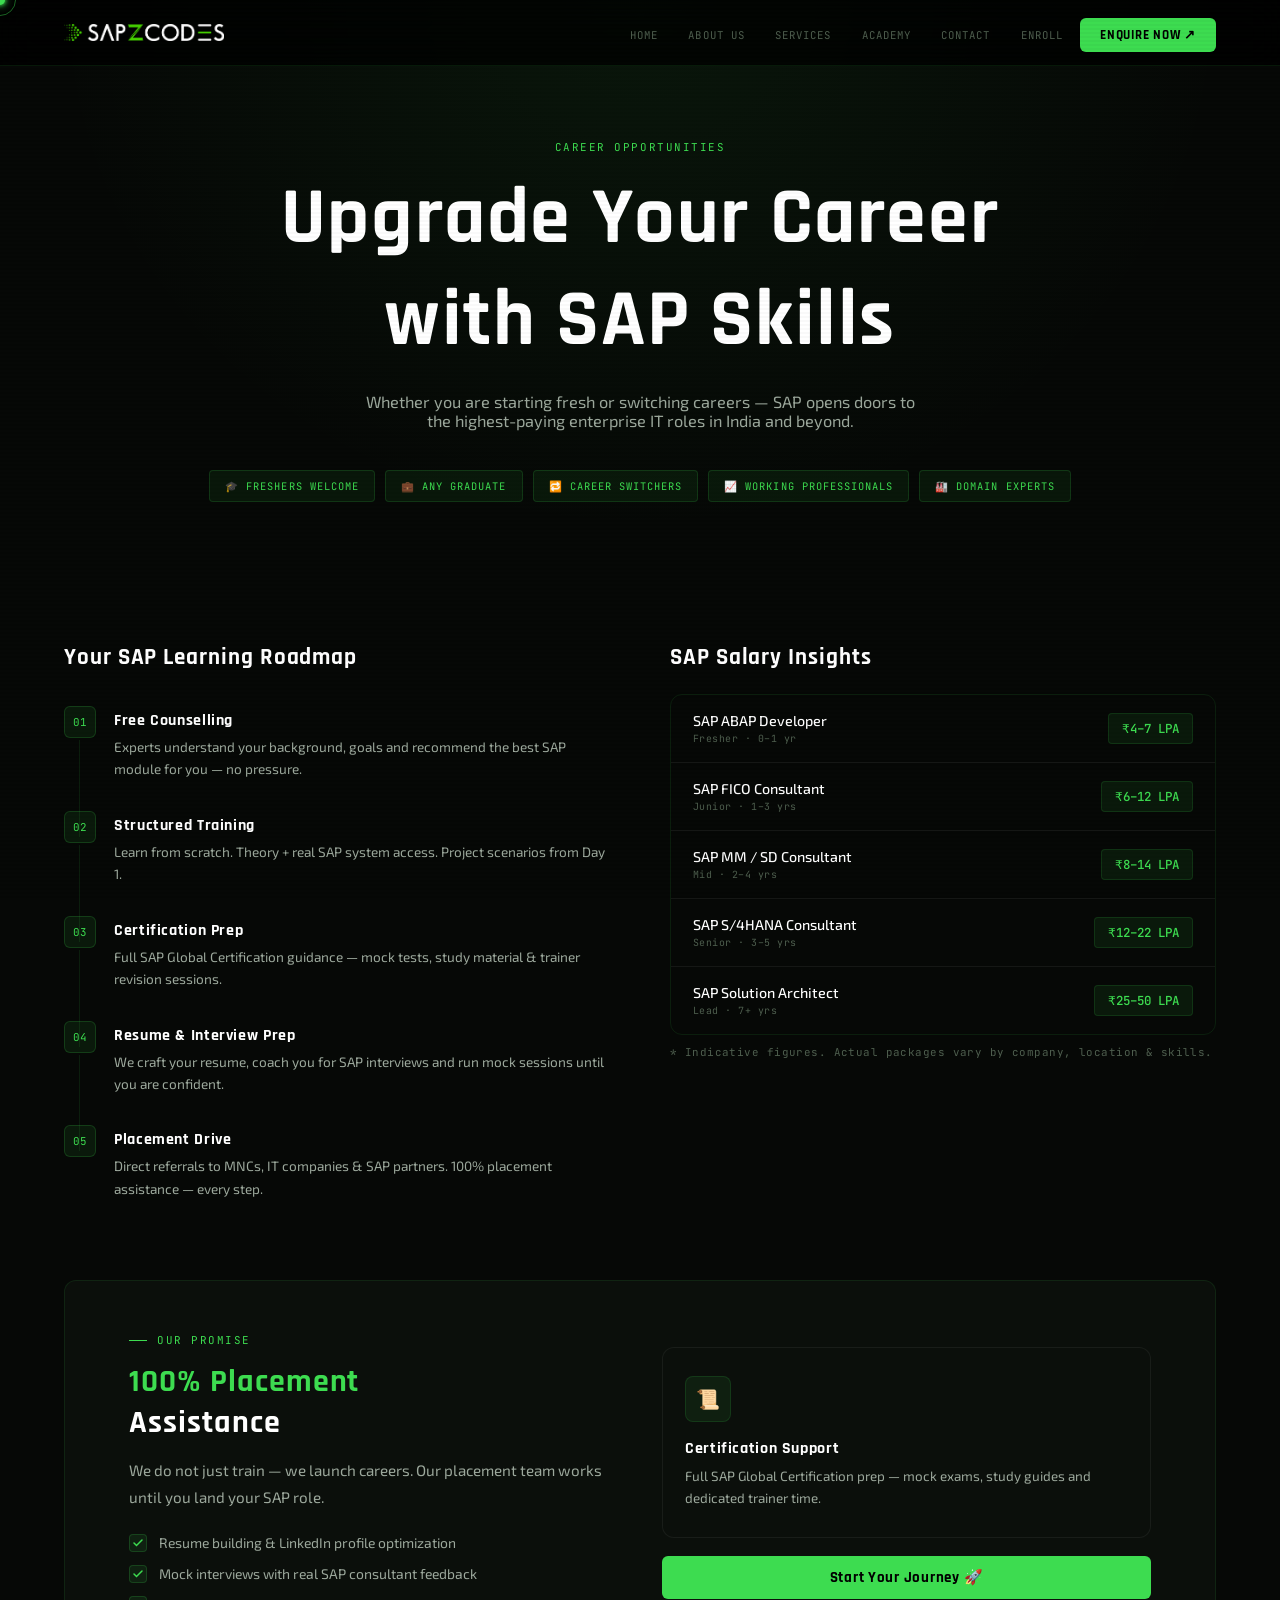
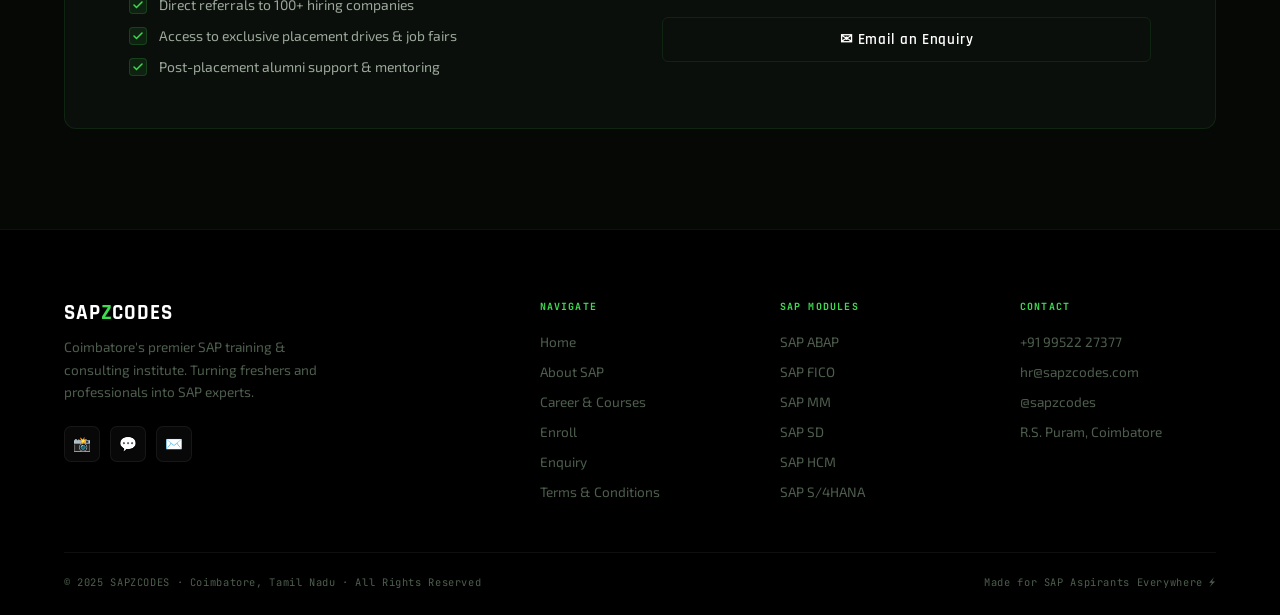
<file: career.html>
<!DOCTYPE html>
<html lang="en">
<head>
<meta charset="UTF-8">
<meta name="viewport" content="width=device-width, initial-scale=1.0">
<title>Career & Courses – SAPZCODES | Coimbatore</title>
<link rel="icon" href="favicon.png" type="image/png">
<link rel="preconnect" href="https://fonts.googleapis.com">
<link rel="preconnect" href="https://fonts.gstatic.com" crossorigin>
<link href="https://fonts.googleapis.com/css2?family=Rajdhani:wght@400;500;600;700&family=Exo+2:ital,opsz,wght@0,14..32,300;0,14..32,400;0,14..32,500;0,14..32,600;0,14..32,700;0,14..32,800&family=JetBrains+Mono:wght@300;400;500&display=swap" rel="stylesheet">
<style>
/* ============================================================
   SAPZCODES — SHARED STYLES (included in every page)
   ============================================================ */

*,*::before,*::after{margin:0;padding:0;box-sizing:border-box}

/* ── DARK THEME (default) ── */
:root{
  --black:#000;
  --bg:#060806;
  --s1:#0b0f0b;
  --s2:#111611;
  --g:#3ddc50;
  --w:#fff;
  --gr:#9ca89c;
  --mu:#4e5e4e;
  --bd:rgba(61,220,80,.1);
  --bd2:rgba(255,255,255,.06);
  --text:#fff;
  --r:12px;
  --glow:0 0 36px rgba(61,220,80,.2);
  --glow-s:0 0 18px rgba(61,220,80,.14);
  --fh:'Rajdhani',sans-serif;
  --fb:'Exo 2',sans-serif;
  --fm:'JetBrains Mono',monospace;
  --nav-bg:rgba(0,0,0,.72);
  --nav-border:rgba(61,220,80,.1);
  --shadow:none;
}

/* ── LIGHT THEME ── */
[data-theme="light"]{
  --black:#f0f4f0;
  --bg:#f5f9f5;
  --s1:#eaf2ea;
  --s2:#ddeedd;
  --w:#0a100a;
  --gr:#3a4a3a;
  --mu:#5a6e5a;
  --bd:rgba(34,160,50,.18);
  --bd2:rgba(0,0,0,.08);
  --text:#0a100a;
  --nav-bg:rgba(245,249,245,.85);
  --nav-border:rgba(34,160,50,.15);
  --shadow:0 2px 20px rgba(0,0,0,.06);
}

html{scroll-behavior:smooth;overflow-x:hidden}
body{
  background:var(--bg);color:var(--text);
  font-family:var(--fb);overflow-x:hidden;cursor:none;
  transition:background .35s,color .35s;
}

/* ── CURSOR ── */
#cur{width:10px;height:10px;background:var(--g);border-radius:50%;position:fixed;top:0;left:0;pointer-events:none;z-index:99999;transform:translate(-50%,-50%);box-shadow:0 0 10px var(--g),0 0 4px var(--g);transition:width .15s,height .15s}
#ring{width:32px;height:32px;border:1.5px solid rgba(61,220,80,.45);border-radius:50%;position:fixed;top:0;left:0;pointer-events:none;z-index:99998;transform:translate(-50%,-50%)}
body.hov #cur{width:18px;height:18px}

/* ── SCANLINES (dark only) ── */
body::before{content:'';position:fixed;inset:0;pointer-events:none;z-index:9997;background-image:repeating-linear-gradient(0deg,transparent,transparent 2px,rgba(0,0,0,.025) 2px,rgba(0,0,0,.025) 4px);animation:sc 10s linear infinite;opacity:1;transition:opacity .35s}
[data-theme="light"] body::before{opacity:0}
@keyframes sc{from{background-position:0 0}to{background-position:0 80px}}

/* ── DOT MATRIX ── */
.dots{position:absolute;inset:0;overflow:hidden;pointer-events:none;z-index:0}
.dots::before{content:'';position:absolute;inset:0;background-image:radial-gradient(circle,rgba(61,220,80,.11) 1px,transparent 1px);background-size:28px 28px;animation:dp 35s linear infinite}
.dots::after{content:'';position:absolute;inset:0;background:radial-gradient(ellipse at 50% 50%,transparent 25%,var(--bg) 72%)}
@keyframes dp{from{background-position:0 0}to{background-position:28px 28px}}
[data-theme="light"] .dots::before{background-image:radial-gradient(circle,rgba(34,160,50,.09) 1px,transparent 1px)}

/* ── NAV ── */
nav{position:fixed;top:0;left:0;right:0;z-index:9000;height:66px;padding:0 5%;display:flex;align-items:center;justify-content:space-between;background:var(--nav-bg);backdrop-filter:blur(18px);border-bottom:1px solid var(--nav-border);transition:all .3s;box-shadow:var(--shadow)}
nav.sc{height:56px}
[data-theme="light"] nav.sc{background:rgba(245,249,245,.95)}
.logo{display:flex;align-items:center;gap:10px;text-decoration:none;cursor:none}
.logo img{height:36px;width:auto;max-width:160px;object-fit:contain;border-radius:0;border:none;display:block}
.logo-t{font-family:var(--fh);font-size:1.32rem;font-weight:700;letter-spacing:.04em;color:var(--text)}
.logo-t .z{color:var(--g)}
.nav-right{display:flex;align-items:center;gap:8px}
.nl{display:flex;align-items:center;gap:4px;list-style:none}
.nl a{font-family:var(--fm);font-size:.67rem;text-transform:uppercase;letter-spacing:.1em;color:var(--mu);text-decoration:none;padding:8px 13px;border-radius:6px;transition:color .2s;cursor:none;position:relative}
.nl a::after{content:'';position:absolute;bottom:4px;left:50%;transform:translateX(-50%);width:0;height:1.5px;background:var(--g);border-radius:2px;transition:width .25s}
.nl a:hover,.nl a.on{color:var(--g)}
.nl a:hover::after,.nl a.on::after{width:55%}
.nl .cta{background:var(--g)!important;color:#000!important;font-family:var(--fh)!important;font-weight:700!important;font-size:.8rem!important;letter-spacing:.06em!important;padding:9px 20px!important;border-radius:6px!important;transition:all .2s!important}
.nl .cta:hover{background:#fff!important;box-shadow:var(--glow-s)!important}
.nl .cta::after{display:none!important}

/* ── THEME TOGGLE ── */
.theme-btn{
  width:40px;height:40px;border-radius:50%;
  background:rgba(61,220,80,.08);
  border:1.5px solid var(--bd);
  display:flex;align-items:center;justify-content:center;
  cursor:none;transition:all .25s;flex-shrink:0;
  position:relative;overflow:hidden;
}
.theme-btn:hover{background:rgba(61,220,80,.15);border-color:var(--g);box-shadow:var(--glow-s);transform:scale(1.08)}
.theme-btn .icon-sun,.theme-btn .icon-moon{
  position:absolute;transition:all .35s cubic-bezier(.68,-.55,.265,1.55);
  font-size:1.1rem;line-height:1;
}
.theme-btn .icon-sun{transform:translateY(0) rotate(0deg);opacity:1}
.theme-btn .icon-moon{transform:translateY(28px) rotate(-90deg);opacity:0}
[data-theme="light"] .theme-btn .icon-sun{transform:translateY(-28px) rotate(90deg);opacity:0}
[data-theme="light"] .theme-btn .icon-moon{transform:translateY(0) rotate(0deg);opacity:1}
[data-theme="light"] .theme-btn{background:rgba(34,160,50,.08);border-color:rgba(34,160,50,.2)}

/* ── HAMBURGER ── */
.hb{display:none;flex-direction:column;gap:5px;cursor:none;background:none;border:none;padding:8px}
.hb span{width:25px;height:1.5px;background:var(--text);border-radius:2px;transition:all .3s}
.hb.op span:nth-child(1){transform:rotate(45deg) translate(4.5px,4.5px)}
.hb.op span:nth-child(2){opacity:0}
.hb.op span:nth-child(3){transform:rotate(-45deg) translate(4.5px,-4.5px)}
.mm{display:none;position:fixed;inset:0;background:rgba(0,0,0,.97);z-index:8999;flex-direction:column;align-items:center;justify-content:center;gap:32px;backdrop-filter:blur(20px)}
[data-theme="light"] .mm{background:rgba(245,249,245,.98)}
.mm.op{display:flex}
.mm a{font-family:var(--fh);font-size:2rem;font-weight:700;letter-spacing:.05em;color:var(--text);text-decoration:none;cursor:none;transition:color .2s}
.mm a:hover{color:var(--g)}
.mm-theme{display:flex;align-items:center;gap:12px;font-family:var(--fm);font-size:.7rem;letter-spacing:.1em;color:var(--mu);margin-top:8px}

/* ── BUTTONS ── */
.bg{display:inline-flex;align-items:center;gap:8px;background:var(--g);color:#000;font-family:var(--fh);font-weight:700;font-size:.93rem;letter-spacing:.05em;padding:12px 30px;border-radius:6px;text-decoration:none;cursor:none;border:none;transition:all .25s;position:relative;overflow:hidden}
.bg::before{content:'';position:absolute;inset:0;background:rgba(255,255,255,.14);transform:translateX(-101%);transition:transform .3s}
.bg:hover::before{transform:translateX(0)}
.bg:hover{box-shadow:var(--glow);transform:translateY(-2px)}
.bo{display:inline-flex;align-items:center;gap:8px;border:1.5px solid var(--bd);color:var(--text);font-family:var(--fh);font-weight:600;font-size:.93rem;letter-spacing:.04em;padding:12px 30px;border-radius:6px;text-decoration:none;cursor:none;background:transparent;transition:all .25s}
.bo:hover{border-color:var(--g);color:var(--g);background:rgba(61,220,80,.05);transform:translateY(-2px)}

/* ── UTILS ── */
.tag{font-family:var(--fm);font-size:.68rem;text-transform:uppercase;letter-spacing:.14em;color:var(--g);margin-bottom:14px;display:flex;align-items:center;gap:10px}
.tag::before{content:'';width:18px;height:1px;background:var(--g);display:inline-block}
.tag.c{justify-content:center}
.tag.c::before{display:none}
.h1{font-family:var(--fh);font-weight:700;font-size:clamp(1.9rem,4vw,3rem);line-height:1.06;letter-spacing:.02em;color:var(--text);margin-bottom:16px}
.h1 .g{color:var(--g)}
.h1 .sk{-webkit-text-stroke:1.5px var(--g);color:transparent}
[data-theme="light"] .h1 .sk{-webkit-text-stroke:1.5px var(--g)}
.sub{color:var(--gr);font-size:1rem;line-height:1.75;max-width:560px}
.sec{padding:100px 5%}
.sec.t0{padding-top:0}

/* ── SCROLL REVEAL ── */
@keyframes fup{from{opacity:0;transform:translateY(26px)}to{opacity:1;transform:translateY(0)}}
.fu{opacity:0;transform:translateY(26px);transition:opacity .65s ease,transform .65s ease}
.fu.vis{opacity:1;transform:translateY(0)}

/* ── MARQUEE ── */
.mq-wrap{overflow:hidden;border-top:1px solid var(--bd);border-bottom:1px solid var(--bd);background:var(--s1);padding:17px 0}
.mq-tr{display:flex;animation:mq 28s linear infinite;white-space:nowrap}
.mq-tr:hover{animation-play-state:paused}
.mq-i{display:inline-flex;align-items:center;gap:18px;padding:0 28px;font-family:var(--fh);font-weight:600;font-size:.93rem;letter-spacing:.06em;color:var(--mu);text-transform:uppercase;transition:color .2s;cursor:default}
.mq-i:hover{color:var(--g)}
.md{width:4px;height:4px;background:var(--g);border-radius:50%;opacity:.55;flex-shrink:0}
@keyframes mq{from{transform:translateX(0)}to{transform:translateX(-50%)}}

/* ── STATS ── */
.stats{display:grid;grid-template-columns:repeat(4,1fr);border-top:1px solid var(--bd2);border-bottom:1px solid var(--bd2)}
.sb{padding:44px 16px;text-align:center;border-right:1px solid var(--bd2);position:relative;overflow:hidden;transition:background .3s}
.sb:last-child{border-right:none}
.sb:hover{background:rgba(61,220,80,.03)}
.sb::after{content:'';position:absolute;bottom:0;left:0;right:0;height:2px;background:var(--g);transform:scaleX(0);transition:transform .3s;transform-origin:left}
.sb:hover::after{transform:scaleX(1)}
.sn{font-family:var(--fh);font-size:clamp(2rem,4vw,2.8rem);font-weight:700;color:var(--g);line-height:1;letter-spacing:.02em}
.sl{font-size:.78rem;color:var(--mu);margin-top:8px;font-family:var(--fm);letter-spacing:.06em}

/* ── MODULE CARDS ── */
.mg{display:grid;grid-template-columns:repeat(auto-fill,minmax(268px,1fr));gap:1px;margin-top:52px;border:1px solid var(--bd);border-radius:var(--r);overflow:hidden}
.mc{background:var(--s1);padding:28px 22px;transition:all .3s;cursor:none;position:relative;overflow:hidden}
.mc::before{content:'';position:absolute;top:0;left:0;right:0;height:1.5px;background:var(--g);transform:scaleX(0);transition:transform .3s;transform-origin:left}
.mc:hover{background:var(--s2)}
.mc:hover::before{transform:scaleX(1)}
.mi{font-size:1.7rem;margin-bottom:12px}
.mn{font-family:var(--fh);font-size:1.08rem;font-weight:700;letter-spacing:.04em;color:var(--text);margin-bottom:6px}
.mt_{font-family:var(--fm);font-size:.62rem;text-transform:uppercase;letter-spacing:.1em;color:var(--g);margin-bottom:8px}
.md2{font-size:.85rem;color:var(--gr);line-height:1.65}

/* ── FEATURE CARDS ── */
.fg{display:grid;grid-template-columns:repeat(auto-fill,minmax(240px,1fr));gap:16px;margin-top:52px}
.fc_{background:var(--s1);border:1px solid var(--bd2);border-radius:var(--r);padding:28px 22px;transition:all .3s;cursor:none;position:relative;overflow:hidden}
.fc_::after{content:'';position:absolute;left:0;top:0;bottom:0;width:2px;background:var(--g);transform:scaleY(0);transition:transform .3s}
.fc_:hover{border-color:rgba(61,220,80,.15);transform:translateY(-3px);box-shadow:var(--glow-s)}
.fc_:hover::after{transform:scaleY(1)}
.fi{width:46px;height:46px;border-radius:8px;background:rgba(61,220,80,.08);border:1px solid rgba(61,220,80,.14);display:flex;align-items:center;justify-content:center;font-size:1.2rem;margin-bottom:16px}
.ft_{font-family:var(--fh);font-size:.98rem;font-weight:700;letter-spacing:.04em;color:var(--text);margin-bottom:7px}
.fd{font-size:.84rem;color:var(--gr);line-height:1.65}

/* ── CTA BANNER ── */
.cta-b{margin:0 5% 100px;background:var(--s1);border:1px solid rgba(61,220,80,.18);border-radius:var(--r);padding:52px 5%;display:flex;align-items:center;justify-content:space-between;flex-wrap:wrap;gap:28px;position:relative;overflow:hidden}
.cta-b::before{content:'SAPZCODES';position:absolute;right:-10px;top:50%;transform:translateY(-50%);font-family:var(--fh);font-size:6.5rem;font-weight:700;color:rgba(61,220,80,.03);letter-spacing:.08em;pointer-events:none;white-space:nowrap}
.ct{font-family:var(--fh);font-size:clamp(1.4rem,3vw,2rem);font-weight:700;letter-spacing:.03em;color:var(--text);margin-bottom:10px}
.cs{color:var(--gr);font-size:.95rem;line-height:1.65;max-width:500px}
.cbs{display:flex;gap:14px;flex-wrap:wrap}

/* ── ORBIT ── */
.orbit-wrap{display:flex;justify-content:center}
.orb{width:290px;height:290px;position:relative}
.or_{position:absolute;border-radius:50%;border:1px solid rgba(61,220,80,.18);animation:os 18s linear infinite}
.or_:nth-child(1){inset:0}
.or_:nth-child(2){inset:40px;animation-duration:12s;animation-direction:reverse;border-color:rgba(61,220,80,.1)}
.or_:nth-child(3){inset:80px;animation-duration:8s;border-color:rgba(61,220,80,.07)}
@keyframes os{from{transform:rotate(0deg)}to{transform:rotate(360deg)}}
.od{position:absolute;width:8px;height:8px;border-radius:50%;background:var(--g);top:-4px;left:50%;transform:translateX(-50%);box-shadow:0 0 8px var(--g)}
.or_:nth-child(2) .od{background:var(--w);box-shadow:0 0 6px var(--w);width:7px;height:7px;top:-3.5px}
.or_:nth-child(3) .od{width:6px;height:6px;top:-3px}
.oc{position:absolute;top:50%;left:50%;transform:translate(-50%,-50%);width:88px;height:88px;border-radius:50%;background:var(--s1);border:2px solid rgba(61,220,80,.28);display:flex;align-items:center;justify-content:center;font-family:var(--fh);font-size:1.55rem;font-weight:700;color:var(--g);box-shadow:var(--glow)}

/* ── SAP INFO CARDS ── */
.sic-g{display:grid;grid-template-columns:repeat(3,1fr);gap:1px;border:1px solid var(--bd);border-radius:var(--r);overflow:hidden;margin:0 5% 80px}
.sic{background:var(--s1);padding:34px 26px;cursor:none;transition:background .3s}
.sic:hover{background:var(--s2)}
.sic-n{font-family:var(--fm);font-size:.62rem;color:var(--g);letter-spacing:.1em;text-transform:uppercase;margin-bottom:10px}
.sic-t{font-family:var(--fh);font-size:1.12rem;font-weight:700;letter-spacing:.03em;color:var(--text);margin-bottom:12px}
.sic-d{font-size:.87rem;color:var(--gr);line-height:1.7}

/* ── FACT PILLS ── */
.fp-g{padding:0 5% 100px;display:grid;grid-template-columns:repeat(auto-fill,minmax(275px,1fr));gap:14px}
.fp{display:flex;align-items:center;gap:16px;background:var(--s1);border:1px solid var(--bd2);border-radius:10px;padding:20px 22px;cursor:none;transition:all .3s}
.fp:hover{border-color:rgba(61,220,80,.15);background:var(--s2)}
.fp-ic{font-size:1.35rem;flex-shrink:0}
.fp-t strong{color:var(--text);display:block;font-family:var(--fh);font-size:.97rem;letter-spacing:.03em}
.fp-t{font-size:.86rem;color:var(--gr);line-height:1.55}

/* ── CAREER ── */
.ch_{padding:140px 5% 80px;position:relative;overflow:hidden;text-align:center}
.ch-bg{position:absolute;inset:0;background:radial-gradient(ellipse at 50% 0%,rgba(61,220,80,.07) 0%,transparent 65%);pointer-events:none}
.ch_ h1{font-family:var(--fh);font-size:clamp(2.5rem,7vw,5rem);font-weight:700;letter-spacing:.02em;color:var(--text);position:relative;z-index:1;margin-bottom:20px}
.ch_ p{color:var(--gr);font-size:1.02rem;max-width:560px;margin:0 auto 40px;position:relative;z-index:1}
.br-row{display:flex;flex-wrap:wrap;gap:10px;justify-content:center;position:relative;z-index:1}
.badge_{font-family:var(--fm);font-size:.65rem;text-transform:uppercase;letter-spacing:.1em;color:var(--g);background:rgba(61,220,80,.07);border:1px solid rgba(61,220,80,.16);border-radius:4px;padding:8px 15px}
.cspl{display:grid;grid-template-columns:1fr 1fr;gap:60px;padding:60px 5% 80px}
.rm-title{font-family:var(--fh);font-size:1.45rem;font-weight:700;letter-spacing:.04em;color:var(--text);margin-bottom:34px}
.rs{display:flex;gap:18px;position:relative;padding-bottom:30px}
.rs:last-child{padding-bottom:0}
.rs::before{content:'';position:absolute;left:15px;top:34px;width:1px;height:calc(100% - 8px);background:var(--bd)}
.rs:last-child::before{display:none}
.rn{width:32px;height:32px;flex-shrink:0;border-radius:6px;background:rgba(61,220,80,.08);border:1px solid rgba(61,220,80,.18);display:flex;align-items:center;justify-content:center;font-family:var(--fm);font-size:.68rem;color:var(--g)}
.rb{padding-top:4px}
.rt{font-family:var(--fh);font-size:.98rem;font-weight:700;letter-spacing:.04em;color:var(--text);margin-bottom:6px}
.rx{font-size:.85rem;color:var(--gr);line-height:1.65}
.sal-title{font-family:var(--fh);font-size:1.45rem;font-weight:700;letter-spacing:.04em;color:var(--text);margin-bottom:22px}
.stbl{border:1px solid var(--bd);border-radius:var(--r);overflow:hidden}
.sr{display:flex;align-items:center;justify-content:space-between;padding:17px 22px;border-bottom:1px solid var(--bd2);transition:background .2s;cursor:none}
.sr:last-child{border-bottom:none}
.sr:hover{background:rgba(61,220,80,.04)}
.sr-role{font-size:.89rem;color:var(--text);font-weight:500}
.sr-exp{font-family:var(--fm);font-size:.62rem;color:var(--mu);margin-top:3px;letter-spacing:.05em}
.sr-pkg{font-family:var(--fm);font-size:.78rem;font-weight:500;color:var(--g);background:rgba(61,220,80,.08);border:1px solid rgba(61,220,80,.14);padding:6px 13px;border-radius:4px}
.pb{margin:0 5% 100px;background:var(--s1);border:1px solid var(--bd);border-radius:var(--r);padding:52px 5%;display:grid;grid-template-columns:1fr 1fr;gap:44px;align-items:center}
.pb-t{font-family:var(--fh);font-size:2rem;font-weight:700;letter-spacing:.03em;color:var(--text);margin-bottom:14px}
.pb-t .g{color:var(--g)}
.pb-s{color:var(--gr);line-height:1.75;margin-bottom:24px;font-size:.95rem}
.cl{list-style:none;display:flex;flex-direction:column;gap:13px}
.cl li{display:flex;align-items:flex-start;gap:12px;font-size:.87rem;color:var(--gr)}
.cl li::before{content:'';width:18px;height:18px;flex-shrink:0;border-radius:4px;background:rgba(61,220,80,.09);border:1px solid rgba(61,220,80,.18);background-image:url("data:image/svg+xml,%3Csvg xmlns='http://www.w3.org/2000/svg' width='10' height='8' viewBox='0 0 10 8'%3E%3Cpath d='M1 4l2.5 2.5L9 1' stroke='%233ddc50' stroke-width='1.5' fill='none' stroke-linecap='round'/%3E%3C/svg%3E");background-repeat:no-repeat;background-position:center}

/* ── CONTACT ── */
.conth{padding:140px 5% 60px;text-align:center}
.conth h1{font-family:var(--fh);font-size:clamp(2.5rem,6vw,4rem);font-weight:700;letter-spacing:.03em;color:var(--text);margin-bottom:14px}
.conth h1 span{color:var(--g)}
.conth p{color:var(--gr);font-size:1rem}
.contl{display:grid;grid-template-columns:1fr 1fr;gap:36px;padding:44px 5% 100px}
.cg{display:flex;flex-direction:column;gap:13px}
.cc{display:flex;align-items:center;gap:18px;background:var(--s1);border:1px solid var(--bd2);border-radius:var(--r);padding:20px 22px;text-decoration:none;cursor:none;transition:all .3s}
.cc:hover{transform:translateY(-2px)}
.cc.wa:hover{border-color:#25d366;box-shadow:0 0 22px rgba(37,211,102,.1)}
.cc.ig:hover{border-color:#c13584;box-shadow:0 0 22px rgba(193,53,132,.1)}
.cc.em:hover{border-color:var(--g);box-shadow:var(--glow-s)}
.cic{width:48px;height:48px;border-radius:9px;flex-shrink:0;display:flex;align-items:center;justify-content:center;font-size:1.3rem}
.wa .cic{background:rgba(37,211,102,.08);border:1px solid rgba(37,211,102,.14)}
.ig .cic{background:rgba(193,53,132,.08);border:1px solid rgba(193,53,132,.14)}
.em .cic{background:rgba(61,220,80,.06);border:1px solid rgba(61,220,80,.11)}
.clbl{font-family:var(--fm);font-size:.62rem;text-transform:uppercase;letter-spacing:.1em;color:var(--mu);margin-bottom:4px}
.cval{font-family:var(--fh);font-size:1.05rem;font-weight:600;letter-spacing:.03em;color:var(--text)}
.car{margin-left:auto;color:var(--mu);font-size:1rem}
.ic{background:var(--s1);border:1px solid var(--bd2);border-radius:var(--r);padding:30px 26px;display:flex;flex-direction:column;gap:22px}
.ic h3{font-family:var(--fh);font-size:1.15rem;font-weight:700;letter-spacing:.04em;color:var(--text)}
.ir{display:flex;gap:13px;align-items:flex-start}
.iico{width:38px;height:38px;flex-shrink:0;border-radius:7px;background:rgba(61,220,80,.05);border:1px solid var(--bd);display:flex;align-items:center;justify-content:center;font-size:.95rem}
.ilbl{font-family:var(--fm);font-size:.6rem;text-transform:uppercase;letter-spacing:.1em;color:var(--mu);margin-bottom:4px}
.ival{font-size:.89rem;color:var(--gr);line-height:1.55}
.ival a{color:var(--g);text-decoration:none;cursor:none}
.mapb{border-radius:8px;overflow:hidden;border:1px solid var(--bd);height:195px}
.mapb iframe{width:100%;height:100%;border:none;filter:grayscale(100%) invert(1) hue-rotate(170deg) brightness(.68)}
[data-theme="light"] .mapb iframe{filter:grayscale(50%) brightness(1)}

/* ── TERMS ── */
.tw{padding:140px 5% 100px;max-width:880px}
.tw h1{font-family:var(--fh);font-size:clamp(2rem,5vw,3.2rem);font-weight:700;letter-spacing:.03em;color:var(--text);margin-bottom:8px}
.tdate{font-family:var(--fm);font-size:.7rem;color:var(--mu);letter-spacing:.08em;margin-bottom:60px}
.ts{margin-bottom:44px}
.ts h2{font-family:var(--fh);font-size:1.12rem;font-weight:700;letter-spacing:.04em;color:var(--g);margin-bottom:13px;display:flex;align-items:center;gap:12px}
.ts h2::before{content:'';width:14px;height:1.5px;background:var(--g);display:inline-block}
.ts p,.ts li{font-size:.88rem;color:var(--gr);line-height:1.85;margin-bottom:8px}
.ts ul{list-style:none;padding:0}
.ts li{padding-left:16px;position:relative}
.ts li::before{content:'›';position:absolute;left:0;color:var(--g)}

/* ── INNER HERO ── */
.ih{padding:140px 5% 80px;position:relative;overflow:hidden;max-width:1100px}
.ih h1{font-family:var(--fh);font-size:clamp(2.5rem,6vw,4.5rem);font-weight:700;letter-spacing:.02em;color:var(--text);margin-bottom:20px}
.ih p{color:var(--gr);font-size:1.02rem;line-height:1.75;max-width:640px}

/* ── HERO (index only) ── */
.hero{min-height:100vh;display:flex;align-items:center;justify-content:center;padding:120px 5% 80px;position:relative;overflow:hidden}
.hgrid{position:absolute;inset:0;background-image:linear-gradient(rgba(61,220,80,.045) 1px,transparent 1px),linear-gradient(90deg,rgba(61,220,80,.045) 1px,transparent 1px);background-size:52px 52px;animation:gd 22s linear infinite}
[data-theme="light"] .hgrid{background-image:linear-gradient(rgba(34,160,50,.06) 1px,transparent 1px),linear-gradient(90deg,rgba(34,160,50,.06) 1px,transparent 1px)}
@keyframes gd{from{background-position:0 0}to{background-position:52px 52px}}
.hrad{position:absolute;width:680px;height:680px;background:radial-gradient(circle,rgba(61,220,80,.07) 0%,transparent 68%);top:50%;left:50%;transform:translate(-50%,-50%);pointer-events:none;animation:br 7s ease-in-out infinite}
@keyframes br{0%,100%{opacity:.7;transform:translate(-50%,-50%) scale(1)}50%{opacity:1;transform:translate(-50%,-50%) scale(1.06)}}
.hc{position:relative;z-index:1;max-width:860px;text-align:center}
.chip{display:inline-flex;align-items:center;gap:10px;background:rgba(61,220,80,.07);border:1px solid rgba(61,220,80,.2);border-radius:4px;padding:7px 18px;margin-bottom:36px;font-family:var(--fm);font-size:.68rem;text-transform:uppercase;letter-spacing:.12em;color:var(--g);animation:fup .6s ease both}
.cdot{width:6px;height:6px;background:var(--g);border-radius:50%;animation:bl 1.4s infinite}
@keyframes bl{0%,100%{opacity:1}50%{opacity:.15}}
.ht{font-family:var(--fh);font-weight:700;font-size:clamp(2.8rem,7.5vw,5.8rem);line-height:1.02;letter-spacing:.02em;color:var(--text);margin-bottom:24px;animation:fup .6s .1s ease both}
.hsub{font-size:1.1rem;color:var(--gr);line-height:1.75;max-width:540px;margin:0 auto 44px;animation:fup .6s .2s ease both}
.hbtns{display:flex;gap:16px;justify-content:center;flex-wrap:wrap;animation:fup .6s .3s ease both}
.corner{position:absolute;width:55px;height:55px;opacity:.35}
.tl{top:80px;left:5%;border-top:1.5px solid var(--g);border-left:1.5px solid var(--g)}
.tr{top:80px;right:5%;border-top:1.5px solid var(--g);border-right:1.5px solid var(--g)}
.bl_{bottom:40px;left:5%;border-bottom:1.5px solid var(--g);border-left:1.5px solid var(--g)}
.br_{bottom:40px;right:5%;border-bottom:1.5px solid var(--g);border-right:1.5px solid var(--g)}

/* ── FOOTER ── */
footer{background:var(--black);border-top:1px solid var(--bd);padding:70px 5% 26px;transition:background .35s}
.ft{display:grid;grid-template-columns:2.2fr 1fr 1fr 1fr;gap:44px;margin-bottom:52px}
.fbl{font-family:var(--fh);font-size:1.3rem;font-weight:700;letter-spacing:.04em;color:var(--text);margin-bottom:10px}
.fbl .z{color:var(--g)}
.ftag{color:var(--mu);font-size:.85rem;line-height:1.65;max-width:270px;margin-bottom:22px}
.sr_{display:flex;gap:10px}
.sb_{width:36px;height:36px;border-radius:7px;background:rgba(255,255,255,.03);border:1px solid var(--bd2);display:flex;align-items:center;justify-content:center;font-size:.9rem;text-decoration:none;cursor:none;transition:all .2s}
[data-theme="light"] .sb_{background:rgba(0,0,0,.03)}
.sb_:hover{border-color:var(--g);box-shadow:var(--glow-s)}
.fco h4{font-family:var(--fm);font-size:.62rem;text-transform:uppercase;letter-spacing:.12em;color:var(--g);margin-bottom:18px}
.fco ul{list-style:none;display:flex;flex-direction:column;gap:11px}
.fco ul li a{font-size:.85rem;color:var(--mu);text-decoration:none;cursor:none;transition:color .2s}
.fco ul li a:hover{color:var(--text)}
.fb{border-top:1px solid var(--bd2);padding-top:22px;display:flex;justify-content:space-between;flex-wrap:wrap;gap:10px}
.fc-copy{font-family:var(--fm);font-size:.65rem;color:var(--mu);letter-spacing:.06em}

/* ── RESPONSIVE ── */
@media(max-width:960px){
  .stats{grid-template-columns:repeat(2,1fr)}
  .sb:nth-child(2){border-right:none}
  .sb:nth-child(3){border-top:1px solid var(--bd2)}
  .sic-g{grid-template-columns:1fr}
  .cspl{grid-template-columns:1fr;gap:48px}
  .pb{grid-template-columns:1fr}
  .contl{grid-template-columns:1fr}
  .ft{grid-template-columns:1fr 1fr;gap:30px}
  .sec{padding:70px 5%}
  div[style*="grid-template-columns:1fr 1fr"]{grid-template-columns:1fr!important;gap:40px!important}
}
@media(max-width:700px){
  .nl{display:none}
  .hb{display:flex}
  .mg{grid-template-columns:1fr}
  .fg{grid-template-columns:1fr 1fr}
  .ft{grid-template-columns:1fr}
  .fb{flex-direction:column;align-items:center;text-align:center}
  .cta-b{text-align:center;justify-content:center}
  .cbs{justify-content:center}
  .corner{display:none}
  .ih{max-width:100%}
}
@media(max-width:480px){
  .fg{grid-template-columns:1fr}
  .fp-g{grid-template-columns:1fr}
}

/* Hide text logo — image IS the logo */
.logo-t{display:none}

</style>
</head>
<body>
<div id="cur"></div>
<div id="ring"></div>
<nav id="nv">
  <a class="logo" href="index">
    <img id="nav-logo" src="logoforwhite.png" alt="SAPZCODES" onerror="this.style.display='none'">
  </a>
  <div class="nav-right">
    <ul class="nl">
  <li><a href="index">Home</a></li>
  <li><a href="about">About Us</a></li>
  <li><a href="services">Services</a></li>
  <li><a href="academy">Academy</a></li>
  <li><a href="contact">Contact</a></li>
       <li><a href="enroll">Enroll</a></li>
  <li><a href="https://wa.me/919952227377" target="_blank" class="cta">Enquire Now ↗</a></li>
</ul>
  </div>
</nav>
<div class="mm" id="mob">
  <a href="index">Home</a>
  <a href="about">About Us</a>
  <a href="services">Services</a>
  <a href="academy">Academy</a>
  <a href="contact">Contact</a>
  <a href="enroll">Enroll</a>
  <a href="https://wa.me/919952227377" target="_blank">📲 WhatsApp Us</a>
</div>
<script>
(function(){
  var t=localStorage.getItem('sz-theme')||'dark';
  var l=document.getElementById('nav-logo');
  if(l) l.src=t==='light'?'logoforblack.png':'logoforwhite.png';
  document.documentElement.setAttribute('data-theme',t);
})();
</script>

<section class="ch_">
  <div class="ch-bg"></div>
  <div class="tag c">Career Opportunities</div>
  <h1>Upgrade Your Career<br>with <span class="g">SAP Skills</span></h1>
  <p>Whether you are starting fresh or switching careers — SAP opens doors to the highest-paying enterprise IT roles in India and beyond.</p>
  <div class="br-row">
    <span class="badge_">🎓 Freshers Welcome</span>
    <span class="badge_">💼 Any Graduate</span>
    <span class="badge_">🔁 Career Switchers</span>
    <span class="badge_">📈 Working Professionals</span>
    <span class="badge_">🏭 Domain Experts</span>
  </div>
</section>
<div class="cspl">
  <div class="fu">
    <div class="rm-title">Your SAP Learning Roadmap</div>
    <div>
      <div class="rs"><div class="rn">01</div><div class="rb"><div class="rt">Free Counselling</div><div class="rx">Experts understand your background, goals and recommend the best SAP module for you — no pressure.</div></div></div>
      <div class="rs"><div class="rn">02</div><div class="rb"><div class="rt">Structured Training</div><div class="rx">Learn from scratch. Theory + real SAP system access. Project scenarios from Day 1.</div></div></div>
      <div class="rs"><div class="rn">03</div><div class="rb"><div class="rt">Certification Prep</div><div class="rx">Full SAP Global Certification guidance — mock tests, study material & trainer revision sessions.</div></div></div>
      <div class="rs"><div class="rn">04</div><div class="rb"><div class="rt">Resume & Interview Prep</div><div class="rx">We craft your resume, coach you for SAP interviews and run mock sessions until you are confident.</div></div></div>
      <div class="rs"><div class="rn">05</div><div class="rb"><div class="rt">Placement Drive</div><div class="rx">Direct referrals to MNCs, IT companies & SAP partners. 100% placement assistance — every step.</div></div></div>
    </div>
  </div>
  <div class="fu">
    <div class="sal-title">SAP Salary Insights</div>
    <div class="stbl">
      <div class="sr"><div><div class="sr-role">SAP ABAP Developer</div><div class="sr-exp">Fresher · 0–1 yr</div></div><div class="sr-pkg">₹4–7 LPA</div></div>
      <div class="sr"><div><div class="sr-role">SAP FICO Consultant</div><div class="sr-exp">Junior · 1–3 yrs</div></div><div class="sr-pkg">₹6–12 LPA</div></div>
      <div class="sr"><div><div class="sr-role">SAP MM / SD Consultant</div><div class="sr-exp">Mid · 2–4 yrs</div></div><div class="sr-pkg">₹8–14 LPA</div></div>
      <div class="sr"><div><div class="sr-role">SAP S/4HANA Consultant</div><div class="sr-exp">Senior · 3–5 yrs</div></div><div class="sr-pkg">₹12–22 LPA</div></div>
      <div class="sr"><div><div class="sr-role">SAP Solution Architect</div><div class="sr-exp">Lead · 7+ yrs</div></div><div class="sr-pkg">₹25–50 LPA</div></div>
    </div>
    <p style="font-size:.68rem;color:var(--mu);margin-top:10px;font-family:var(--fm);letter-spacing:.04em">* Indicative figures. Actual packages vary by company, location & skills.</p>
  </div>
</div>
<div class="pb fu">
  <div>
    <div class="tag">Our Promise</div>
    <div class="pb-t"><span class="g">100% Placement</span><br>Assistance</div>
    <p class="pb-s">We do not just train — we launch careers. Our placement team works until you land your SAP role.</p>
    <ul class="cl">
      <li>Resume building & LinkedIn profile optimization</li>
      <li>Mock interviews with real SAP consultant feedback</li>
      <li>Direct referrals to 100+ hiring companies</li>
      <li>Access to exclusive placement drives & job fairs</li>
      <li>Post-placement alumni support & mentoring</li>
    </ul>
  </div>
  <div style="display:flex;flex-direction:column;gap:18px">
    <div class="fc_">
      <div class="fi">📜</div>
      <div class="ft_">Certification Support</div>
      <div class="fd">Full SAP Global Certification prep — mock exams, study guides and dedicated trainer time.</div>
    </div>
    <a href="https://wa.me/919952227377" target="_blank" class="bg" style="justify-content:center">Start Your Journey 🚀</a>
    <a href="mailto:hr@sapzcodes.com" class="bo" style="justify-content:center">✉ Email an Enquiry</a>
  </div>
</div>

<footer>
  <div class="ft">
    <div>
      <div class="fbl">SAP<span class="z">Z</span>CODES</div>
      <p class="ftag">Coimbatore's premier SAP training & consulting institute. Turning freshers and professionals into SAP experts.</p>
      <div class="sr_">
        <a href="https://instagram.com/sapzcodes" target="_blank" class="sb_">📸</a>
        <a href="https://wa.me/919952227377" target="_blank" class="sb_">💬</a>
        <a href="mailto:hr@sapzcodes.com" class="sb_">✉️</a>
      </div>
    </div>
    <div class="fco"><h4>Navigate</h4><ul>
      <li><a href="index">Home</a></li><li><a href="sap">About SAP</a></li>
      <li><a href="career">Career & Courses</a></li><li><a href="enroll">Enroll</a></li>
       <li><a href="contact">Enquiry</a></li>
      <li><a href="terms">Terms & Conditions</a></li>
    </ul></div>
    <div class="fco"><h4>SAP Modules</h4><ul>
      <li><a href="sap">SAP ABAP</a></li><li><a href="sap">SAP FICO</a></li>
      <li><a href="sap">SAP MM</a></li><li><a href="sap">SAP SD</a></li>
      <li><a href="sap">SAP HCM</a></li><li><a href="sap">SAP S/4HANA</a></li>
    </ul></div>
    <div class="fco"><h4>Contact</h4><ul>
      <li><a href="tel:+919952227377">+91 99522 27377</a></li>
      <li><a href="mailto:hr@sapzcodes.com">hr@sapzcodes.com</a></li>
      <li><a href="https://instagram.com/sapzcodes" target="_blank">@sapzcodes</a></li>
      <li><a href="contact">R.S. Puram, Coimbatore</a></li>
    </ul></div>
  </div>
  <div class="fb">
    <div class="fc-copy">© 2025 SAPZCODES · Coimbatore, Tamil Nadu · All Rights Reserved</div>
    <div class="fc-copy">Made for SAP Aspirants Everywhere ⚡</div>
  </div>
</footer>
<script>
/* ============================================================
   SAPZCODES — SHARED JS
   ============================================================ */

// ── THEME ──────────────────────────────────────────────────
const html = document.documentElement;
const savedTheme = localStorage.getItem('sz-theme') || 'dark';
html.setAttribute('data-theme', savedTheme);

function switchLogo(theme) {
  const logo = document.getElementById('nav-logo');
  if (!logo) return;
  logo.src = theme === 'light' ? 'logoforblack.png' : 'logoforwhite.png';
}

function toggleTheme() {
  const current = html.getAttribute('data-theme');
  const next = current === 'dark' ? 'light' : 'dark';
  html.setAttribute('data-theme', next);
  localStorage.setItem('sz-theme', next);
  switchLogo(next);
}

// Apply correct logo as early as possible — no DOMContentLoaded delay
// The script runs after the nav img tag, so just set it directly
(function applyLogoNow() {
  const logo = document.getElementById('nav-logo');
  if (logo) {
    logo.src = savedTheme === 'light' ? 'logoforblack.png' : 'logoforwhite.png';
  }
})();

// ── CURSOR ─────────────────────────────────────────────────
const cur = document.getElementById('cur');
const ring = document.getElementById('ring');
let mx = 0, my = 0, rx = 0, ry = 0;

document.addEventListener('mousemove', e => {
  mx = e.clientX; my = e.clientY;
  cur.style.left = mx + 'px';
  cur.style.top  = my + 'px';
});
(function tick() {
  rx += (mx - rx) * .11;
  ry += (my - ry) * .11;
  ring.style.left = rx + 'px';
  ring.style.top  = ry + 'px';
  requestAnimationFrame(tick);
})();

document.querySelectorAll('a, button, .mc, .fc_, .cc, .sr, .fp, .sic, .sb').forEach(el => {
  el.addEventListener('mouseenter', () => document.body.classList.add('hov'));
  el.addEventListener('mouseleave', () => document.body.classList.remove('hov'));
});

// ── HAMBURGER ──────────────────────────────────────────────
function togM() {
  document.getElementById('hb').classList.toggle('op');
  document.getElementById('mob').classList.toggle('op');
}

// ── NAVBAR SCROLL ──────────────────────────────────────────
window.addEventListener('scroll', () => {
  document.getElementById('nv').classList.toggle('sc', scrollY > 36);
});

// ── ACTIVE NAV LINK ────────────────────────────────────────
(function() {
  const page = location.pathname.split('/').pop() || 'index';
  document.querySelectorAll('.nl a[data-p], .mm a[data-p]').forEach(a => {
    if (a.dataset.p === page) a.classList.add('on');
  });
})();

// ── SCROLL REVEAL ──────────────────────────────────────────
const io = new IntersectionObserver(entries => {
  entries.forEach(e => {
    if (e.isIntersecting) { e.target.classList.add('vis'); io.unobserve(e.target); }
  });
}, { threshold: .1 });

document.querySelectorAll('.fu').forEach(el => io.observe(el));

// ── PREVENT DEFAULT ON # ───────────────────────────────────
document.querySelectorAll('a[href="#"]').forEach(a =>
  a.addEventListener('click', e => e.preventDefault())
);

</script>
</body>
</html>
</file>
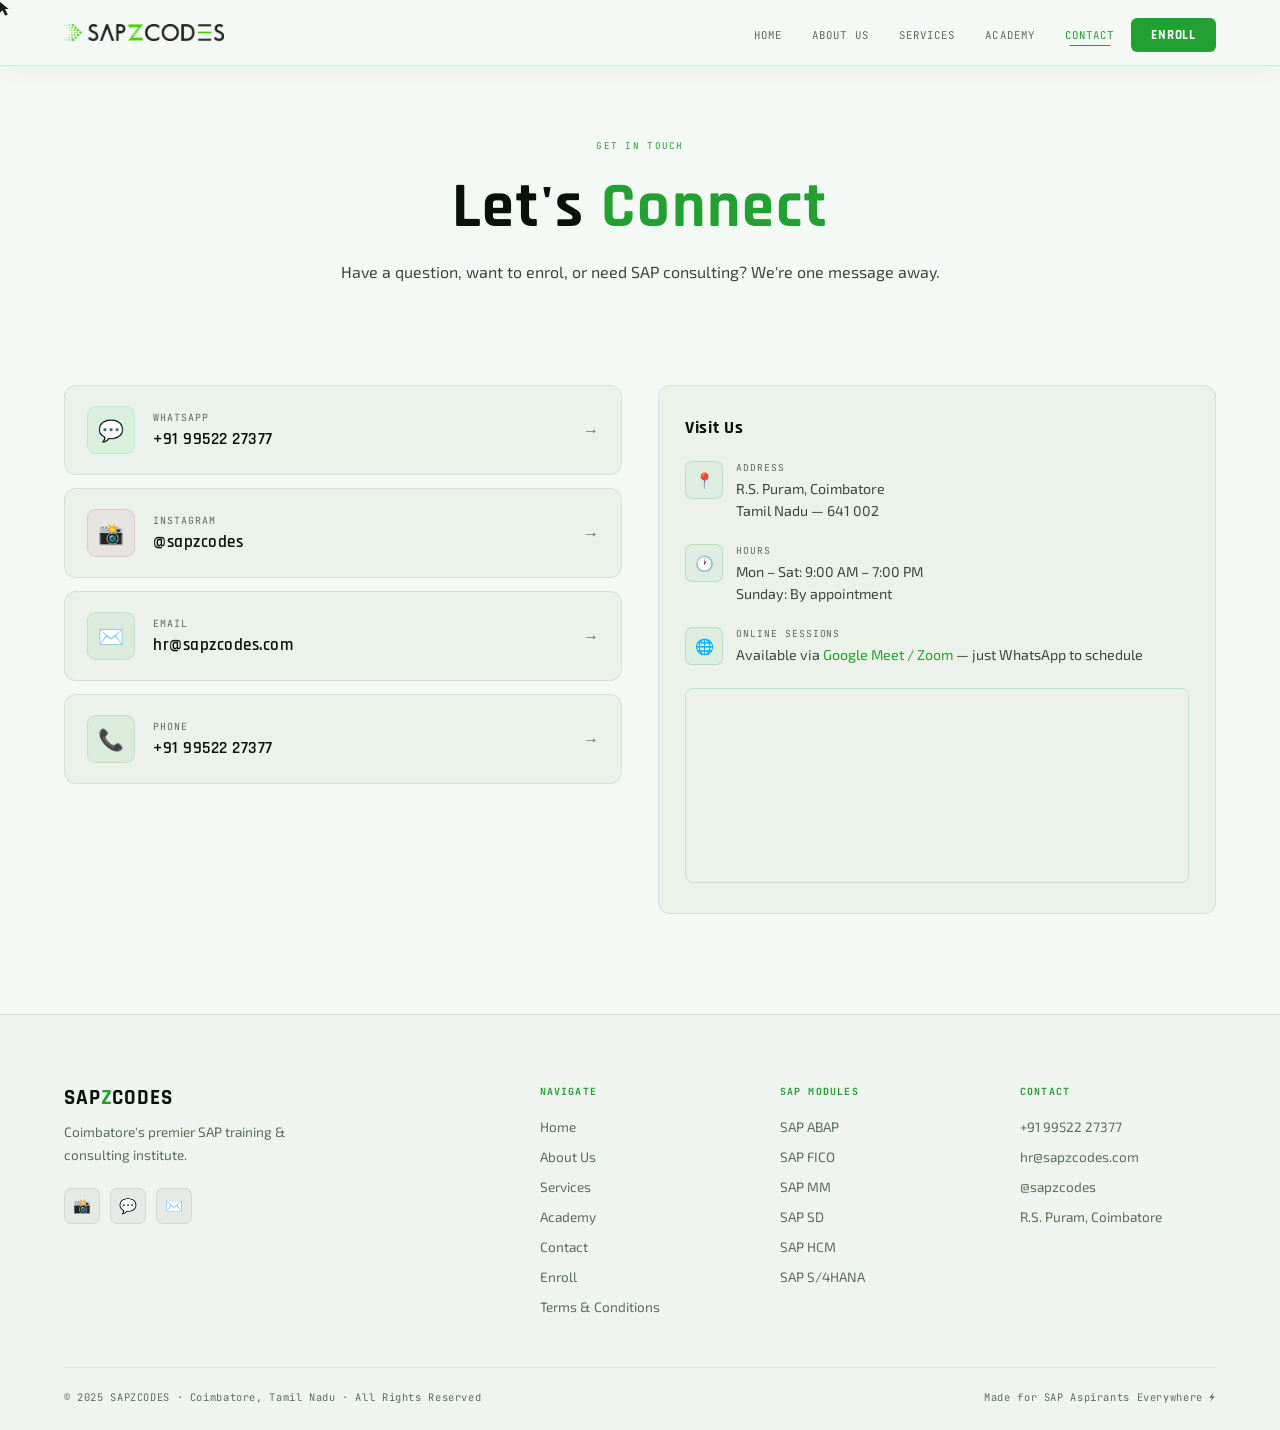
<file: contact.html>
<!DOCTYPE html>
<html lang="en">
<head>
<meta charset="UTF-8">
<meta name="viewport" content="width=device-width, initial-scale=1.0">
<title>Contact Us — SAPZCODES | Coimbatore SAP Institute</title>
<meta name="description" content="Get in touch with SAPZCODES — WhatsApp, email or visit us at R.S. Puram, Coimbatore."/>
<link rel="icon" href="favicon.png" type="image/png">
<link rel="preconnect" href="https://fonts.googleapis.com">
<link rel="preconnect" href="https://fonts.gstatic.com" crossorigin>
<link href="https://fonts.googleapis.com/css2?family=Rajdhani:wght@400;500;600;700&family=Exo+2:opsz,wght@14..32,300;14..32,400;14..32,500;14..32,600;14..32,700;14..32,800&family=JetBrains+Mono:wght@300;400;500&display=swap" rel="stylesheet">
<link rel="stylesheet" href="style.css">
</head>
<body>

<div id="cur"></div>
<div id="ring"></div>

<nav id="nv">
  <a class="logo" href="index"><img src="logoforblack.png" alt="SAPZCODES"></a>
  <div class="nav-right">
    <ul class="nl">
      <li><a href="index">Home</a></li>
      <li><a href="about">About Us</a></li>
      <li><a href="services">Services</a></li>
      <li><a href="academy">Academy</a></li>
      <li><a href="contact" class="on">Contact</a></li>
      <li><a href="enroll" class="cta">Enroll</a></li>
    </ul>
    <button class="hb" id="hb" onclick="togM()"><span></span><span></span><span></span></button>
  </div>
</nav>
<div class="mm" id="mob">
  <a href="index">Home</a>
  <a href="about">About Us</a>
  <a href="services">Services</a>
  <a href="academy">Academy</a>
  <a href="contact">Contact</a>
  <a href="enroll" class="cta">Enroll</a>
</div>

<!-- HERO -->
<div class="conth">
  <div class="tag c fu">Get In Touch</div>
  <h1 class="fu">Let's <span>Connect</span></h1>
  <p class="fu">Have a question, want to enrol, or need SAP consulting? We're one message away.</p>
</div>

<!-- CONTACT LAYOUT -->
<div class="contl">
  <div class="cg">
    <a href="https://wa.me/919952227377" target="_blank" class="cc wa fu">
      <div class="cic">💬</div>
      <div>
        <div class="clbl">WhatsApp</div>
        <div class="cval">+91 99522 27377</div>
      </div>
      <div class="car">→</div>
    </a>
    <a href="https://instagram.com/sapzcodes" target="_blank" class="cc ig fu">
      <div class="cic">📸</div>
      <div>
        <div class="clbl">Instagram</div>
        <div class="cval">@sapzcodes</div>
      </div>
      <div class="car">→</div>
    </a>
    <a href="mailto:hr@sapzcodes.com" class="cc em fu">
      <div class="cic">✉️</div>
      <div>
        <div class="clbl">Email</div>
        <div class="cval">hr@sapzcodes.com</div>
      </div>
      <div class="car">→</div>
    </a>
    <a href="tel:+919952227377" class="cc em fu">
      <div class="cic">📞</div>
      <div>
        <div class="clbl">Phone</div>
        <div class="cval">+91 99522 27377</div>
      </div>
      <div class="car">→</div>
    </a>
  </div>

  <div class="ic fu">
    <h3>Visit Us</h3>
    <div class="ir">
      <div class="iico">📍</div>
      <div>
        <div class="ilbl">Address</div>
        <div class="ival">R.S. Puram, Coimbatore<br>Tamil Nadu — 641 002</div>
      </div>
    </div>
    <div class="ir">
      <div class="iico">🕐</div>
      <div>
        <div class="ilbl">Hours</div>
        <div class="ival">Mon – Sat: 9:00 AM – 7:00 PM<br>Sunday: By appointment</div>
      </div>
    </div>
    <div class="ir">
      <div class="iico">🌐</div>
      <div>
        <div class="ilbl">Online Sessions</div>
        <div class="ival">Available via <a href="#">Google Meet / Zoom</a> — just WhatsApp to schedule</div>
      </div>
    </div>
    <div class="mapb">
      <iframe
        src="https://www.google.com/maps/embed?pb=!1m18!1m12!1m3!1d3916.3654!2d76.9558!3d11.0168!2m3!1f0!2f0!3f0!3m2!1i1024!2i768!4f13.1!3m3!1m2!1s0x0%3A0x0!2zMTHCsDAxJzAwLjUiTiA3NsKwNTcnMjAuOSJF!5e0!3m2!1sen!2sin!4v1234567890"
        allowfullscreen loading="lazy" referrerpolicy="no-referrer-when-downgrade">
      </iframe>
    </div>
  </div>
</div>

<!-- FOOTER -->
<footer>
  <div class="ft">
    <div>
      <div class="fbl">SAP<span class="z">Z</span>CODES</div>
      <p class="ftag">Coimbatore's premier SAP training & consulting institute.</p>
      <div class="sr_">
        <a href="https://instagram.com/sapzcodes" target="_blank" class="sb_">📸</a>
        <a href="https://wa.me/919952227377" target="_blank" class="sb_">💬</a>
        <a href="mailto:hr@sapzcodes.com" class="sb_">✉️</a>
      </div>
    </div>
    <div class="fco"><h4>Navigate</h4><ul>
      <li><a href="index">Home</a></li><li><a href="about">About Us</a></li>
      <li><a href="services">Services</a></li><li><a href="academy">Academy</a></li>
      <li><a href="contact">Contact</a></li><li><a href="enroll">Enroll</a></li><li><a href="terms">Terms &amp; Conditions</a></li>
    </ul></div>
    <div class="fco"><h4>SAP Modules</h4><ul>
      <li><a href="academy">SAP ABAP</a></li><li><a href="academy">SAP FICO</a></li>
      <li><a href="academy">SAP MM</a></li><li><a href="academy">SAP SD</a></li>
      <li><a href="academy">SAP HCM</a></li><li><a href="academy">SAP S/4HANA</a></li>
    </ul></div>
    <div class="fco"><h4>Contact</h4><ul>
      <li><a href="tel:+919952227377">+91 99522 27377</a></li>
      <li><a href="mailto:hr@sapzcodes.com">hr@sapzcodes.com</a></li>
      <li><a href="https://instagram.com/sapzcodes" target="_blank">@sapzcodes</a></li>
      <li><a href="contact">R.S. Puram, Coimbatore</a></li>
    </ul></div>
  </div>
  <div class="fb">
    <div class="fc-copy">© 2025 SAPZCODES · Coimbatore, Tamil Nadu · All Rights Reserved</div>
    <div class="fc-copy">Made for SAP Aspirants Everywhere ⚡</div>
  </div>
</footer>

<script src="main.js"></script>
</body>
</html>
</file>
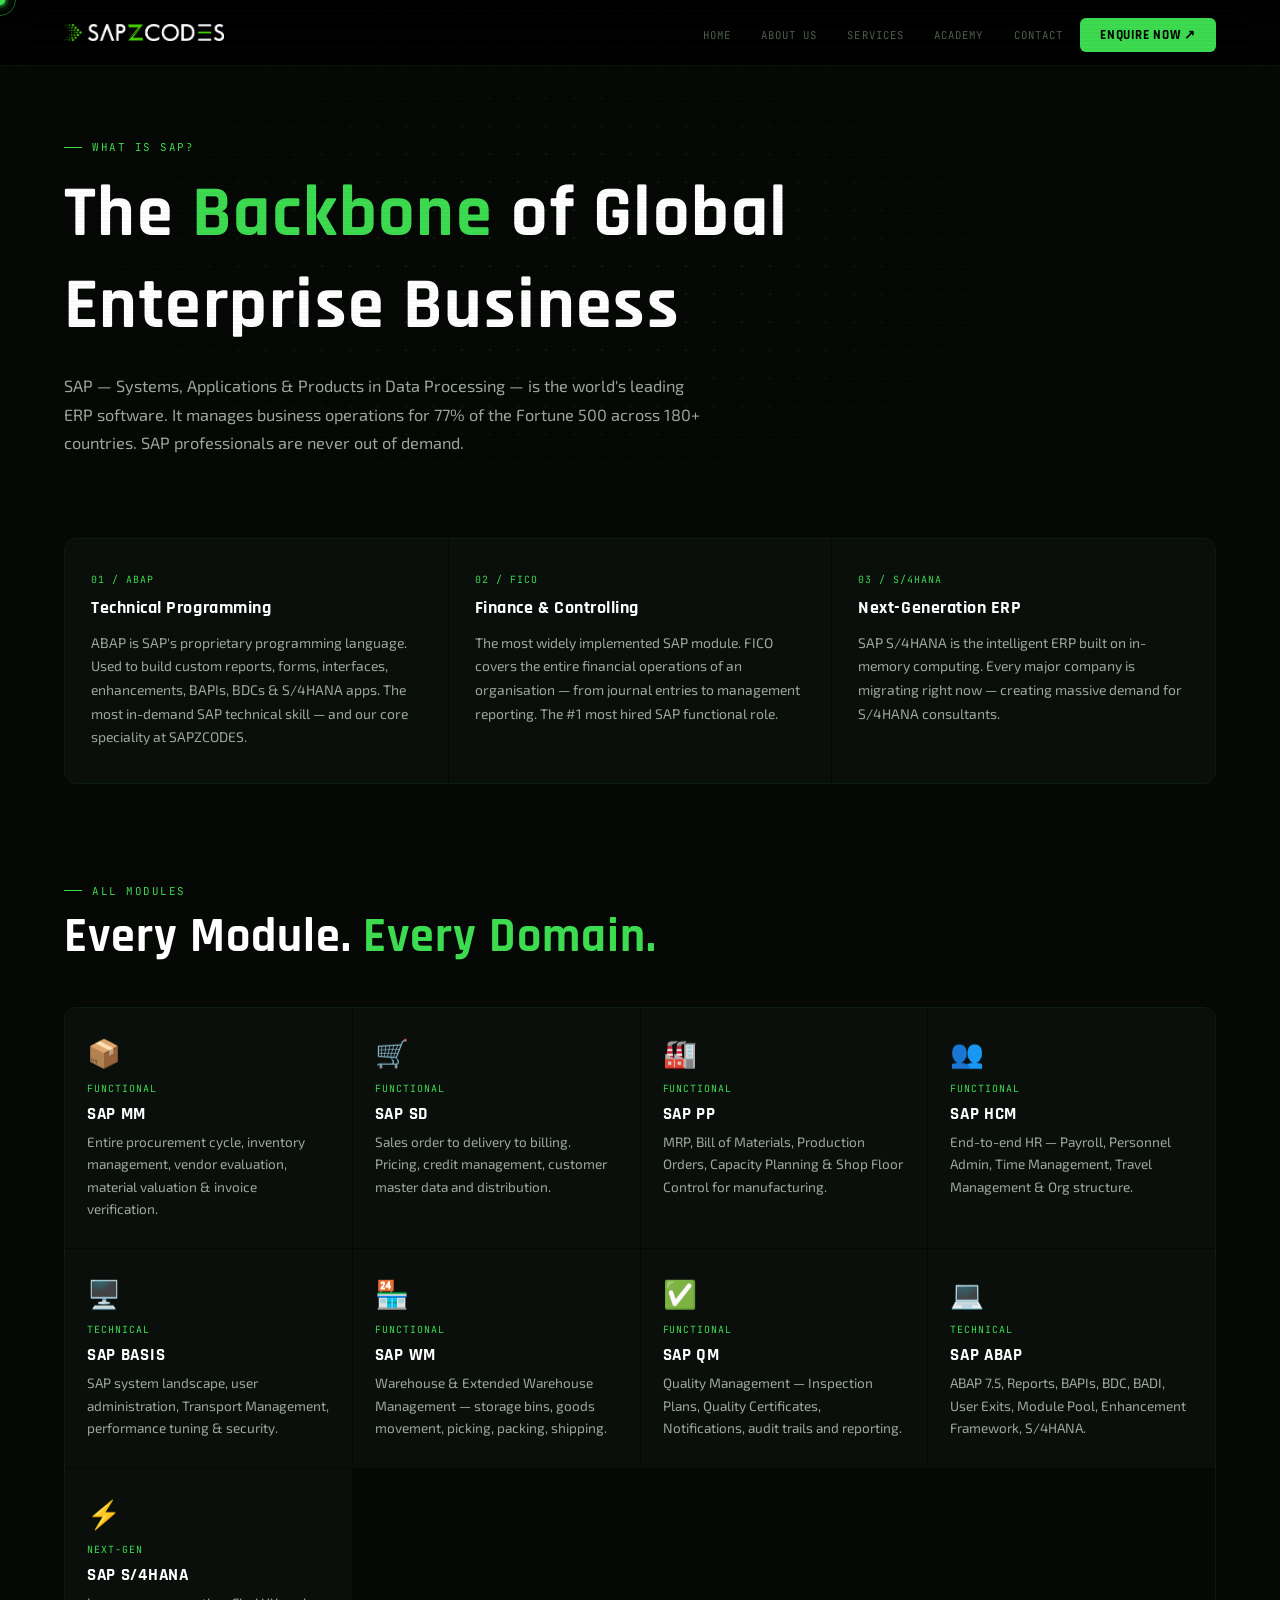
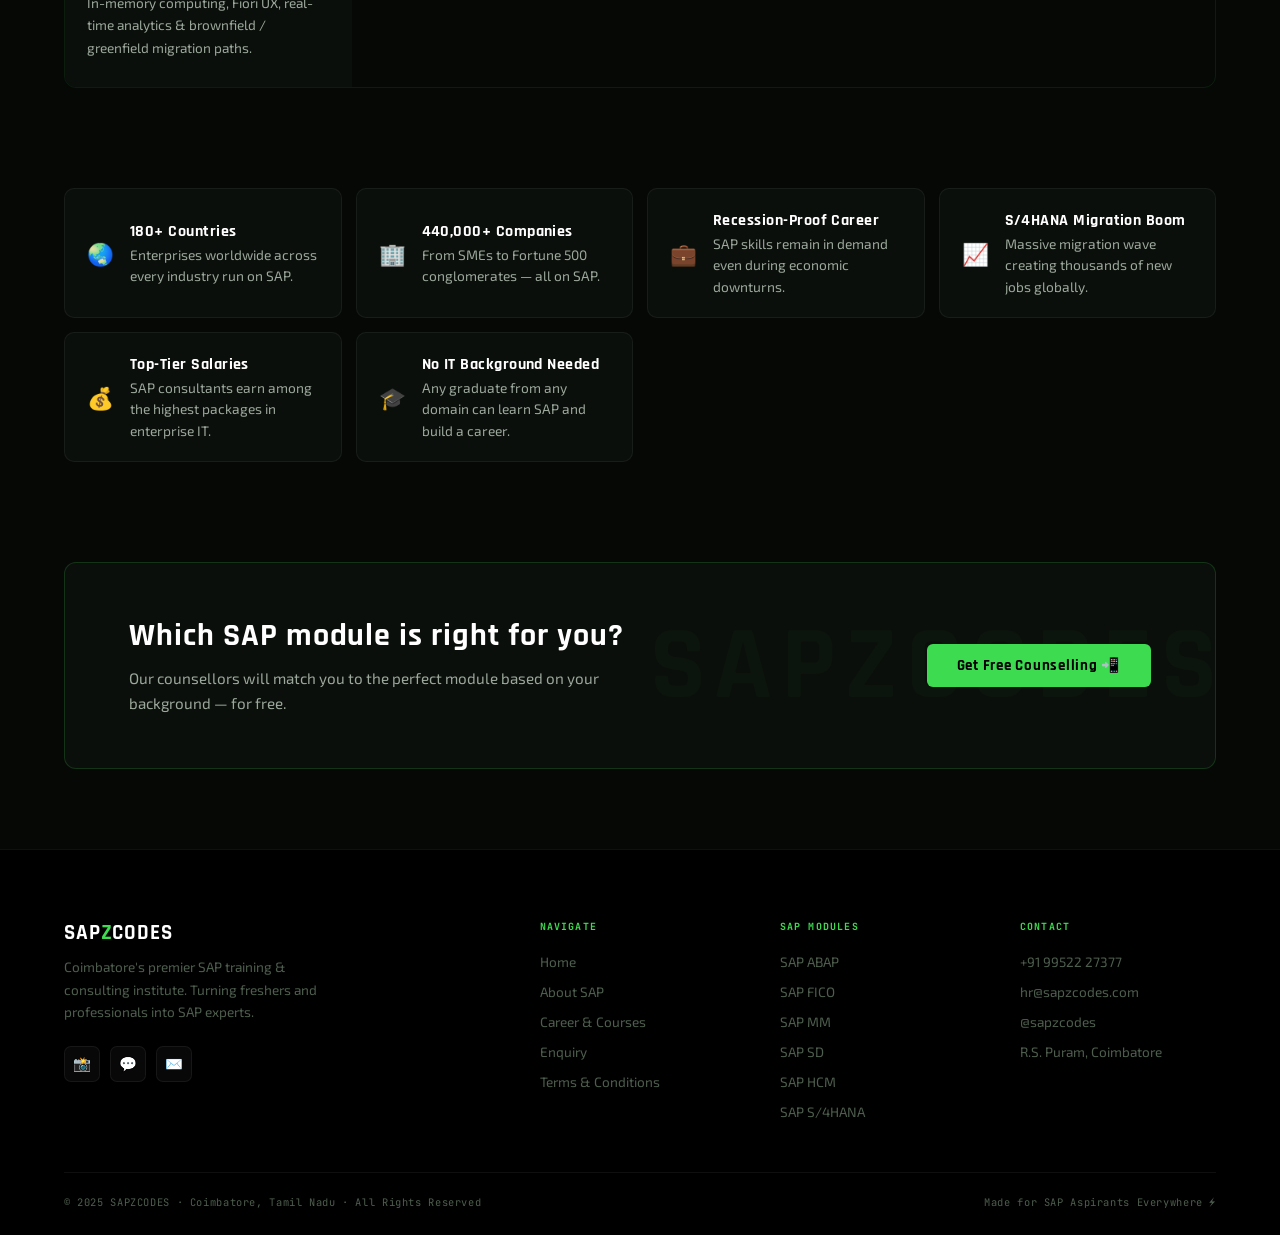
<file: sap.html>
<!DOCTYPE html>
<html lang="en">
<head>
<meta charset="UTF-8">
<meta name="viewport" content="width=device-width, initial-scale=1.0">
<title>About SAP – SAPZCODES | Coimbatore</title>
<link rel="icon" href="favicon.png" type="image/png">
<link rel="preconnect" href="https://fonts.googleapis.com">
<link rel="preconnect" href="https://fonts.gstatic.com" crossorigin>
<link href="https://fonts.googleapis.com/css2?family=Rajdhani:wght@400;500;600;700&family=Exo+2:ital,opsz,wght@0,14..32,300;0,14..32,400;0,14..32,500;0,14..32,600;0,14..32,700;0,14..32,800&family=JetBrains+Mono:wght@300;400;500&display=swap" rel="stylesheet">
<style>
/* ============================================================
   SAPZCODES — SHARED STYLES (included in every page)
   ============================================================ */

*,*::before,*::after{margin:0;padding:0;box-sizing:border-box}

/* ── DARK THEME (default) ── */
:root{
  --black:#000;
  --bg:#060806;
  --s1:#0b0f0b;
  --s2:#111611;
  --g:#3ddc50;
  --w:#fff;
  --gr:#9ca89c;
  --mu:#4e5e4e;
  --bd:rgba(61,220,80,.1);
  --bd2:rgba(255,255,255,.06);
  --text:#fff;
  --r:12px;
  --glow:0 0 36px rgba(61,220,80,.2);
  --glow-s:0 0 18px rgba(61,220,80,.14);
  --fh:'Rajdhani',sans-serif;
  --fb:'Exo 2',sans-serif;
  --fm:'JetBrains Mono',monospace;
  --nav-bg:rgba(0,0,0,.72);
  --nav-border:rgba(61,220,80,.1);
  --shadow:none;
}

/* ── LIGHT THEME ── */
[data-theme="light"]{
  --black:#f0f4f0;
  --bg:#f5f9f5;
  --s1:#eaf2ea;
  --s2:#ddeedd;
  --w:#0a100a;
  --gr:#3a4a3a;
  --mu:#5a6e5a;
  --bd:rgba(34,160,50,.18);
  --bd2:rgba(0,0,0,.08);
  --text:#0a100a;
  --nav-bg:rgba(245,249,245,.85);
  --nav-border:rgba(34,160,50,.15);
  --shadow:0 2px 20px rgba(0,0,0,.06);
}

html{scroll-behavior:smooth;overflow-x:hidden}
body{
  background:var(--bg);color:var(--text);
  font-family:var(--fb);overflow-x:hidden;cursor:none;
  transition:background .35s,color .35s;
}

/* ── CURSOR ── */
#cur{width:10px;height:10px;background:var(--g);border-radius:50%;position:fixed;top:0;left:0;pointer-events:none;z-index:99999;transform:translate(-50%,-50%);box-shadow:0 0 10px var(--g),0 0 4px var(--g);transition:width .15s,height .15s}
#ring{width:32px;height:32px;border:1.5px solid rgba(61,220,80,.45);border-radius:50%;position:fixed;top:0;left:0;pointer-events:none;z-index:99998;transform:translate(-50%,-50%)}
body.hov #cur{width:18px;height:18px}

/* ── SCANLINES (dark only) ── */
body::before{content:'';position:fixed;inset:0;pointer-events:none;z-index:9997;background-image:repeating-linear-gradient(0deg,transparent,transparent 2px,rgba(0,0,0,.025) 2px,rgba(0,0,0,.025) 4px);animation:sc 10s linear infinite;opacity:1;transition:opacity .35s}
[data-theme="light"] body::before{opacity:0}
@keyframes sc{from{background-position:0 0}to{background-position:0 80px}}

/* ── DOT MATRIX ── */
.dots{position:absolute;inset:0;overflow:hidden;pointer-events:none;z-index:0}
.dots::before{content:'';position:absolute;inset:0;background-image:radial-gradient(circle,rgba(61,220,80,.11) 1px,transparent 1px);background-size:28px 28px;animation:dp 35s linear infinite}
.dots::after{content:'';position:absolute;inset:0;background:radial-gradient(ellipse at 50% 50%,transparent 25%,var(--bg) 72%)}
@keyframes dp{from{background-position:0 0}to{background-position:28px 28px}}
[data-theme="light"] .dots::before{background-image:radial-gradient(circle,rgba(34,160,50,.09) 1px,transparent 1px)}

/* ── NAV ── */
nav{position:fixed;top:0;left:0;right:0;z-index:9000;height:66px;padding:0 5%;display:flex;align-items:center;justify-content:space-between;background:var(--nav-bg);backdrop-filter:blur(18px);border-bottom:1px solid var(--nav-border);transition:all .3s;box-shadow:var(--shadow)}
nav.sc{height:56px}
[data-theme="light"] nav.sc{background:rgba(245,249,245,.95)}
.logo{display:flex;align-items:center;gap:10px;text-decoration:none;cursor:none}
.logo img{height:36px;width:auto;max-width:160px;object-fit:contain;border-radius:0;border:none;display:block}
.logo-t{font-family:var(--fh);font-size:1.32rem;font-weight:700;letter-spacing:.04em;color:var(--text)}
.logo-t .z{color:var(--g)}
.nav-right{display:flex;align-items:center;gap:8px}
.nl{display:flex;align-items:center;gap:4px;list-style:none}
.nl a{font-family:var(--fm);font-size:.67rem;text-transform:uppercase;letter-spacing:.1em;color:var(--mu);text-decoration:none;padding:8px 13px;border-radius:6px;transition:color .2s;cursor:none;position:relative}
.nl a::after{content:'';position:absolute;bottom:4px;left:50%;transform:translateX(-50%);width:0;height:1.5px;background:var(--g);border-radius:2px;transition:width .25s}
.nl a:hover,.nl a.on{color:var(--g)}
.nl a:hover::after,.nl a.on::after{width:55%}
.nl .cta{background:var(--g)!important;color:#000!important;font-family:var(--fh)!important;font-weight:700!important;font-size:.8rem!important;letter-spacing:.06em!important;padding:9px 20px!important;border-radius:6px!important;transition:all .2s!important}
.nl .cta:hover{background:#fff!important;box-shadow:var(--glow-s)!important}
.nl .cta::after{display:none!important}

/* ── THEME TOGGLE ── */
.theme-btn{
  width:40px;height:40px;border-radius:50%;
  background:rgba(61,220,80,.08);
  border:1.5px solid var(--bd);
  display:flex;align-items:center;justify-content:center;
  cursor:none;transition:all .25s;flex-shrink:0;
  position:relative;overflow:hidden;
}
.theme-btn:hover{background:rgba(61,220,80,.15);border-color:var(--g);box-shadow:var(--glow-s);transform:scale(1.08)}
.theme-btn .icon-sun,.theme-btn .icon-moon{
  position:absolute;transition:all .35s cubic-bezier(.68,-.55,.265,1.55);
  font-size:1.1rem;line-height:1;
}
.theme-btn .icon-sun{transform:translateY(0) rotate(0deg);opacity:1}
.theme-btn .icon-moon{transform:translateY(28px) rotate(-90deg);opacity:0}
[data-theme="light"] .theme-btn .icon-sun{transform:translateY(-28px) rotate(90deg);opacity:0}
[data-theme="light"] .theme-btn .icon-moon{transform:translateY(0) rotate(0deg);opacity:1}
[data-theme="light"] .theme-btn{background:rgba(34,160,50,.08);border-color:rgba(34,160,50,.2)}

/* ── HAMBURGER ── */
.hb{display:none;flex-direction:column;gap:5px;cursor:none;background:none;border:none;padding:8px}
.hb span{width:25px;height:1.5px;background:var(--text);border-radius:2px;transition:all .3s}
.hb.op span:nth-child(1){transform:rotate(45deg) translate(4.5px,4.5px)}
.hb.op span:nth-child(2){opacity:0}
.hb.op span:nth-child(3){transform:rotate(-45deg) translate(4.5px,-4.5px)}
.mm{display:none;position:fixed;inset:0;background:rgba(0,0,0,.97);z-index:8999;flex-direction:column;align-items:center;justify-content:center;gap:32px;backdrop-filter:blur(20px)}
[data-theme="light"] .mm{background:rgba(245,249,245,.98)}
.mm.op{display:flex}
.mm a{font-family:var(--fh);font-size:2rem;font-weight:700;letter-spacing:.05em;color:var(--text);text-decoration:none;cursor:none;transition:color .2s}
.mm a:hover{color:var(--g)}
.mm-theme{display:flex;align-items:center;gap:12px;font-family:var(--fm);font-size:.7rem;letter-spacing:.1em;color:var(--mu);margin-top:8px}

/* ── BUTTONS ── */
.bg{display:inline-flex;align-items:center;gap:8px;background:var(--g);color:#000;font-family:var(--fh);font-weight:700;font-size:.93rem;letter-spacing:.05em;padding:12px 30px;border-radius:6px;text-decoration:none;cursor:none;border:none;transition:all .25s;position:relative;overflow:hidden}
.bg::before{content:'';position:absolute;inset:0;background:rgba(255,255,255,.14);transform:translateX(-101%);transition:transform .3s}
.bg:hover::before{transform:translateX(0)}
.bg:hover{box-shadow:var(--glow);transform:translateY(-2px)}
.bo{display:inline-flex;align-items:center;gap:8px;border:1.5px solid var(--bd);color:var(--text);font-family:var(--fh);font-weight:600;font-size:.93rem;letter-spacing:.04em;padding:12px 30px;border-radius:6px;text-decoration:none;cursor:none;background:transparent;transition:all .25s}
.bo:hover{border-color:var(--g);color:var(--g);background:rgba(61,220,80,.05);transform:translateY(-2px)}

/* ── UTILS ── */
.tag{font-family:var(--fm);font-size:.68rem;text-transform:uppercase;letter-spacing:.14em;color:var(--g);margin-bottom:14px;display:flex;align-items:center;gap:10px}
.tag::before{content:'';width:18px;height:1px;background:var(--g);display:inline-block}
.tag.c{justify-content:center}
.tag.c::before{display:none}
.h1{font-family:var(--fh);font-weight:700;font-size:clamp(1.9rem,4vw,3rem);line-height:1.06;letter-spacing:.02em;color:var(--text);margin-bottom:16px}
.h1 .g{color:var(--g)}
.h1 .sk{-webkit-text-stroke:1.5px var(--g);color:transparent}
[data-theme="light"] .h1 .sk{-webkit-text-stroke:1.5px var(--g)}
.sub{color:var(--gr);font-size:1rem;line-height:1.75;max-width:560px}
.sec{padding:100px 5%}
.sec.t0{padding-top:0}

/* ── SCROLL REVEAL ── */
@keyframes fup{from{opacity:0;transform:translateY(26px)}to{opacity:1;transform:translateY(0)}}
.fu{opacity:0;transform:translateY(26px);transition:opacity .65s ease,transform .65s ease}
.fu.vis{opacity:1;transform:translateY(0)}

/* ── MARQUEE ── */
.mq-wrap{overflow:hidden;border-top:1px solid var(--bd);border-bottom:1px solid var(--bd);background:var(--s1);padding:17px 0}
.mq-tr{display:flex;animation:mq 28s linear infinite;white-space:nowrap}
.mq-tr:hover{animation-play-state:paused}
.mq-i{display:inline-flex;align-items:center;gap:18px;padding:0 28px;font-family:var(--fh);font-weight:600;font-size:.93rem;letter-spacing:.06em;color:var(--mu);text-transform:uppercase;transition:color .2s;cursor:default}
.mq-i:hover{color:var(--g)}
.md{width:4px;height:4px;background:var(--g);border-radius:50%;opacity:.55;flex-shrink:0}
@keyframes mq{from{transform:translateX(0)}to{transform:translateX(-50%)}}

/* ── STATS ── */
.stats{display:grid;grid-template-columns:repeat(4,1fr);border-top:1px solid var(--bd2);border-bottom:1px solid var(--bd2)}
.sb{padding:44px 16px;text-align:center;border-right:1px solid var(--bd2);position:relative;overflow:hidden;transition:background .3s}
.sb:last-child{border-right:none}
.sb:hover{background:rgba(61,220,80,.03)}
.sb::after{content:'';position:absolute;bottom:0;left:0;right:0;height:2px;background:var(--g);transform:scaleX(0);transition:transform .3s;transform-origin:left}
.sb:hover::after{transform:scaleX(1)}
.sn{font-family:var(--fh);font-size:clamp(2rem,4vw,2.8rem);font-weight:700;color:var(--g);line-height:1;letter-spacing:.02em}
.sl{font-size:.78rem;color:var(--mu);margin-top:8px;font-family:var(--fm);letter-spacing:.06em}

/* ── MODULE CARDS ── */
.mg{display:grid;grid-template-columns:repeat(auto-fill,minmax(268px,1fr));gap:1px;margin-top:52px;border:1px solid var(--bd);border-radius:var(--r);overflow:hidden}
.mc{background:var(--s1);padding:28px 22px;transition:all .3s;cursor:none;position:relative;overflow:hidden}
.mc::before{content:'';position:absolute;top:0;left:0;right:0;height:1.5px;background:var(--g);transform:scaleX(0);transition:transform .3s;transform-origin:left}
.mc:hover{background:var(--s2)}
.mc:hover::before{transform:scaleX(1)}
.mi{font-size:1.7rem;margin-bottom:12px}
.mn{font-family:var(--fh);font-size:1.08rem;font-weight:700;letter-spacing:.04em;color:var(--text);margin-bottom:6px}
.mt_{font-family:var(--fm);font-size:.62rem;text-transform:uppercase;letter-spacing:.1em;color:var(--g);margin-bottom:8px}
.md2{font-size:.85rem;color:var(--gr);line-height:1.65}

/* ── FEATURE CARDS ── */
.fg{display:grid;grid-template-columns:repeat(auto-fill,minmax(240px,1fr));gap:16px;margin-top:52px}
.fc_{background:var(--s1);border:1px solid var(--bd2);border-radius:var(--r);padding:28px 22px;transition:all .3s;cursor:none;position:relative;overflow:hidden}
.fc_::after{content:'';position:absolute;left:0;top:0;bottom:0;width:2px;background:var(--g);transform:scaleY(0);transition:transform .3s}
.fc_:hover{border-color:rgba(61,220,80,.15);transform:translateY(-3px);box-shadow:var(--glow-s)}
.fc_:hover::after{transform:scaleY(1)}
.fi{width:46px;height:46px;border-radius:8px;background:rgba(61,220,80,.08);border:1px solid rgba(61,220,80,.14);display:flex;align-items:center;justify-content:center;font-size:1.2rem;margin-bottom:16px}
.ft_{font-family:var(--fh);font-size:.98rem;font-weight:700;letter-spacing:.04em;color:var(--text);margin-bottom:7px}
.fd{font-size:.84rem;color:var(--gr);line-height:1.65}

/* ── CTA BANNER ── */
.cta-b{margin:0 5% 100px;background:var(--s1);border:1px solid rgba(61,220,80,.18);border-radius:var(--r);padding:52px 5%;display:flex;align-items:center;justify-content:space-between;flex-wrap:wrap;gap:28px;position:relative;overflow:hidden}
.cta-b::before{content:'SAPZCODES';position:absolute;right:-10px;top:50%;transform:translateY(-50%);font-family:var(--fh);font-size:6.5rem;font-weight:700;color:rgba(61,220,80,.03);letter-spacing:.08em;pointer-events:none;white-space:nowrap}
.ct{font-family:var(--fh);font-size:clamp(1.4rem,3vw,2rem);font-weight:700;letter-spacing:.03em;color:var(--text);margin-bottom:10px}
.cs{color:var(--gr);font-size:.95rem;line-height:1.65;max-width:500px}
.cbs{display:flex;gap:14px;flex-wrap:wrap}

/* ── ORBIT ── */
.orbit-wrap{display:flex;justify-content:center}
.orb{width:290px;height:290px;position:relative}
.or_{position:absolute;border-radius:50%;border:1px solid rgba(61,220,80,.18);animation:os 18s linear infinite}
.or_:nth-child(1){inset:0}
.or_:nth-child(2){inset:40px;animation-duration:12s;animation-direction:reverse;border-color:rgba(61,220,80,.1)}
.or_:nth-child(3){inset:80px;animation-duration:8s;border-color:rgba(61,220,80,.07)}
@keyframes os{from{transform:rotate(0deg)}to{transform:rotate(360deg)}}
.od{position:absolute;width:8px;height:8px;border-radius:50%;background:var(--g);top:-4px;left:50%;transform:translateX(-50%);box-shadow:0 0 8px var(--g)}
.or_:nth-child(2) .od{background:var(--w);box-shadow:0 0 6px var(--w);width:7px;height:7px;top:-3.5px}
.or_:nth-child(3) .od{width:6px;height:6px;top:-3px}
.oc{position:absolute;top:50%;left:50%;transform:translate(-50%,-50%);width:88px;height:88px;border-radius:50%;background:var(--s1);border:2px solid rgba(61,220,80,.28);display:flex;align-items:center;justify-content:center;font-family:var(--fh);font-size:1.55rem;font-weight:700;color:var(--g);box-shadow:var(--glow)}

/* ── SAP INFO CARDS ── */
.sic-g{display:grid;grid-template-columns:repeat(3,1fr);gap:1px;border:1px solid var(--bd);border-radius:var(--r);overflow:hidden;margin:0 5% 80px}
.sic{background:var(--s1);padding:34px 26px;cursor:none;transition:background .3s}
.sic:hover{background:var(--s2)}
.sic-n{font-family:var(--fm);font-size:.62rem;color:var(--g);letter-spacing:.1em;text-transform:uppercase;margin-bottom:10px}
.sic-t{font-family:var(--fh);font-size:1.12rem;font-weight:700;letter-spacing:.03em;color:var(--text);margin-bottom:12px}
.sic-d{font-size:.87rem;color:var(--gr);line-height:1.7}

/* ── FACT PILLS ── */
.fp-g{padding:0 5% 100px;display:grid;grid-template-columns:repeat(auto-fill,minmax(275px,1fr));gap:14px}
.fp{display:flex;align-items:center;gap:16px;background:var(--s1);border:1px solid var(--bd2);border-radius:10px;padding:20px 22px;cursor:none;transition:all .3s}
.fp:hover{border-color:rgba(61,220,80,.15);background:var(--s2)}
.fp-ic{font-size:1.35rem;flex-shrink:0}
.fp-t strong{color:var(--text);display:block;font-family:var(--fh);font-size:.97rem;letter-spacing:.03em}
.fp-t{font-size:.86rem;color:var(--gr);line-height:1.55}

/* ── CAREER ── */
.ch_{padding:140px 5% 80px;position:relative;overflow:hidden;text-align:center}
.ch-bg{position:absolute;inset:0;background:radial-gradient(ellipse at 50% 0%,rgba(61,220,80,.07) 0%,transparent 65%);pointer-events:none}
.ch_ h1{font-family:var(--fh);font-size:clamp(2.5rem,7vw,5rem);font-weight:700;letter-spacing:.02em;color:var(--text);position:relative;z-index:1;margin-bottom:20px}
.ch_ p{color:var(--gr);font-size:1.02rem;max-width:560px;margin:0 auto 40px;position:relative;z-index:1}
.br-row{display:flex;flex-wrap:wrap;gap:10px;justify-content:center;position:relative;z-index:1}
.badge_{font-family:var(--fm);font-size:.65rem;text-transform:uppercase;letter-spacing:.1em;color:var(--g);background:rgba(61,220,80,.07);border:1px solid rgba(61,220,80,.16);border-radius:4px;padding:8px 15px}
.cspl{display:grid;grid-template-columns:1fr 1fr;gap:60px;padding:60px 5% 80px}
.rm-title{font-family:var(--fh);font-size:1.45rem;font-weight:700;letter-spacing:.04em;color:var(--text);margin-bottom:34px}
.rs{display:flex;gap:18px;position:relative;padding-bottom:30px}
.rs:last-child{padding-bottom:0}
.rs::before{content:'';position:absolute;left:15px;top:34px;width:1px;height:calc(100% - 8px);background:var(--bd)}
.rs:last-child::before{display:none}
.rn{width:32px;height:32px;flex-shrink:0;border-radius:6px;background:rgba(61,220,80,.08);border:1px solid rgba(61,220,80,.18);display:flex;align-items:center;justify-content:center;font-family:var(--fm);font-size:.68rem;color:var(--g)}
.rb{padding-top:4px}
.rt{font-family:var(--fh);font-size:.98rem;font-weight:700;letter-spacing:.04em;color:var(--text);margin-bottom:6px}
.rx{font-size:.85rem;color:var(--gr);line-height:1.65}
.sal-title{font-family:var(--fh);font-size:1.45rem;font-weight:700;letter-spacing:.04em;color:var(--text);margin-bottom:22px}
.stbl{border:1px solid var(--bd);border-radius:var(--r);overflow:hidden}
.sr{display:flex;align-items:center;justify-content:space-between;padding:17px 22px;border-bottom:1px solid var(--bd2);transition:background .2s;cursor:none}
.sr:last-child{border-bottom:none}
.sr:hover{background:rgba(61,220,80,.04)}
.sr-role{font-size:.89rem;color:var(--text);font-weight:500}
.sr-exp{font-family:var(--fm);font-size:.62rem;color:var(--mu);margin-top:3px;letter-spacing:.05em}
.sr-pkg{font-family:var(--fm);font-size:.78rem;font-weight:500;color:var(--g);background:rgba(61,220,80,.08);border:1px solid rgba(61,220,80,.14);padding:6px 13px;border-radius:4px}
.pb{margin:0 5% 100px;background:var(--s1);border:1px solid var(--bd);border-radius:var(--r);padding:52px 5%;display:grid;grid-template-columns:1fr 1fr;gap:44px;align-items:center}
.pb-t{font-family:var(--fh);font-size:2rem;font-weight:700;letter-spacing:.03em;color:var(--text);margin-bottom:14px}
.pb-t .g{color:var(--g)}
.pb-s{color:var(--gr);line-height:1.75;margin-bottom:24px;font-size:.95rem}
.cl{list-style:none;display:flex;flex-direction:column;gap:13px}
.cl li{display:flex;align-items:flex-start;gap:12px;font-size:.87rem;color:var(--gr)}
.cl li::before{content:'';width:18px;height:18px;flex-shrink:0;border-radius:4px;background:rgba(61,220,80,.09);border:1px solid rgba(61,220,80,.18);background-image:url("data:image/svg+xml,%3Csvg xmlns='http://www.w3.org/2000/svg' width='10' height='8' viewBox='0 0 10 8'%3E%3Cpath d='M1 4l2.5 2.5L9 1' stroke='%233ddc50' stroke-width='1.5' fill='none' stroke-linecap='round'/%3E%3C/svg%3E");background-repeat:no-repeat;background-position:center}

/* ── CONTACT ── */
.conth{padding:140px 5% 60px;text-align:center}
.conth h1{font-family:var(--fh);font-size:clamp(2.5rem,6vw,4rem);font-weight:700;letter-spacing:.03em;color:var(--text);margin-bottom:14px}
.conth h1 span{color:var(--g)}
.conth p{color:var(--gr);font-size:1rem}
.contl{display:grid;grid-template-columns:1fr 1fr;gap:36px;padding:44px 5% 100px}
.cg{display:flex;flex-direction:column;gap:13px}
.cc{display:flex;align-items:center;gap:18px;background:var(--s1);border:1px solid var(--bd2);border-radius:var(--r);padding:20px 22px;text-decoration:none;cursor:none;transition:all .3s}
.cc:hover{transform:translateY(-2px)}
.cc.wa:hover{border-color:#25d366;box-shadow:0 0 22px rgba(37,211,102,.1)}
.cc.ig:hover{border-color:#c13584;box-shadow:0 0 22px rgba(193,53,132,.1)}
.cc.em:hover{border-color:var(--g);box-shadow:var(--glow-s)}
.cic{width:48px;height:48px;border-radius:9px;flex-shrink:0;display:flex;align-items:center;justify-content:center;font-size:1.3rem}
.wa .cic{background:rgba(37,211,102,.08);border:1px solid rgba(37,211,102,.14)}
.ig .cic{background:rgba(193,53,132,.08);border:1px solid rgba(193,53,132,.14)}
.em .cic{background:rgba(61,220,80,.06);border:1px solid rgba(61,220,80,.11)}
.clbl{font-family:var(--fm);font-size:.62rem;text-transform:uppercase;letter-spacing:.1em;color:var(--mu);margin-bottom:4px}
.cval{font-family:var(--fh);font-size:1.05rem;font-weight:600;letter-spacing:.03em;color:var(--text)}
.car{margin-left:auto;color:var(--mu);font-size:1rem}
.ic{background:var(--s1);border:1px solid var(--bd2);border-radius:var(--r);padding:30px 26px;display:flex;flex-direction:column;gap:22px}
.ic h3{font-family:var(--fh);font-size:1.15rem;font-weight:700;letter-spacing:.04em;color:var(--text)}
.ir{display:flex;gap:13px;align-items:flex-start}
.iico{width:38px;height:38px;flex-shrink:0;border-radius:7px;background:rgba(61,220,80,.05);border:1px solid var(--bd);display:flex;align-items:center;justify-content:center;font-size:.95rem}
.ilbl{font-family:var(--fm);font-size:.6rem;text-transform:uppercase;letter-spacing:.1em;color:var(--mu);margin-bottom:4px}
.ival{font-size:.89rem;color:var(--gr);line-height:1.55}
.ival a{color:var(--g);text-decoration:none;cursor:none}
.mapb{border-radius:8px;overflow:hidden;border:1px solid var(--bd);height:195px}
.mapb iframe{width:100%;height:100%;border:none;filter:grayscale(100%) invert(1) hue-rotate(170deg) brightness(.68)}
[data-theme="light"] .mapb iframe{filter:grayscale(50%) brightness(1)}

/* ── TERMS ── */
.tw{padding:140px 5% 100px;max-width:880px}
.tw h1{font-family:var(--fh);font-size:clamp(2rem,5vw,3.2rem);font-weight:700;letter-spacing:.03em;color:var(--text);margin-bottom:8px}
.tdate{font-family:var(--fm);font-size:.7rem;color:var(--mu);letter-spacing:.08em;margin-bottom:60px}
.ts{margin-bottom:44px}
.ts h2{font-family:var(--fh);font-size:1.12rem;font-weight:700;letter-spacing:.04em;color:var(--g);margin-bottom:13px;display:flex;align-items:center;gap:12px}
.ts h2::before{content:'';width:14px;height:1.5px;background:var(--g);display:inline-block}
.ts p,.ts li{font-size:.88rem;color:var(--gr);line-height:1.85;margin-bottom:8px}
.ts ul{list-style:none;padding:0}
.ts li{padding-left:16px;position:relative}
.ts li::before{content:'›';position:absolute;left:0;color:var(--g)}

/* ── INNER HERO ── */
.ih{padding:140px 5% 80px;position:relative;overflow:hidden;max-width:1100px}
.ih h1{font-family:var(--fh);font-size:clamp(2.5rem,6vw,4.5rem);font-weight:700;letter-spacing:.02em;color:var(--text);margin-bottom:20px}
.ih p{color:var(--gr);font-size:1.02rem;line-height:1.75;max-width:640px}

/* ── HERO (index only) ── */
.hero{min-height:100vh;display:flex;align-items:center;justify-content:center;padding:120px 5% 80px;position:relative;overflow:hidden}
.hgrid{position:absolute;inset:0;background-image:linear-gradient(rgba(61,220,80,.045) 1px,transparent 1px),linear-gradient(90deg,rgba(61,220,80,.045) 1px,transparent 1px);background-size:52px 52px;animation:gd 22s linear infinite}
[data-theme="light"] .hgrid{background-image:linear-gradient(rgba(34,160,50,.06) 1px,transparent 1px),linear-gradient(90deg,rgba(34,160,50,.06) 1px,transparent 1px)}
@keyframes gd{from{background-position:0 0}to{background-position:52px 52px}}
.hrad{position:absolute;width:680px;height:680px;background:radial-gradient(circle,rgba(61,220,80,.07) 0%,transparent 68%);top:50%;left:50%;transform:translate(-50%,-50%);pointer-events:none;animation:br 7s ease-in-out infinite}
@keyframes br{0%,100%{opacity:.7;transform:translate(-50%,-50%) scale(1)}50%{opacity:1;transform:translate(-50%,-50%) scale(1.06)}}
.hc{position:relative;z-index:1;max-width:860px;text-align:center}
.chip{display:inline-flex;align-items:center;gap:10px;background:rgba(61,220,80,.07);border:1px solid rgba(61,220,80,.2);border-radius:4px;padding:7px 18px;margin-bottom:36px;font-family:var(--fm);font-size:.68rem;text-transform:uppercase;letter-spacing:.12em;color:var(--g);animation:fup .6s ease both}
.cdot{width:6px;height:6px;background:var(--g);border-radius:50%;animation:bl 1.4s infinite}
@keyframes bl{0%,100%{opacity:1}50%{opacity:.15}}
.ht{font-family:var(--fh);font-weight:700;font-size:clamp(2.8rem,7.5vw,5.8rem);line-height:1.02;letter-spacing:.02em;color:var(--text);margin-bottom:24px;animation:fup .6s .1s ease both}
.hsub{font-size:1.1rem;color:var(--gr);line-height:1.75;max-width:540px;margin:0 auto 44px;animation:fup .6s .2s ease both}
.hbtns{display:flex;gap:16px;justify-content:center;flex-wrap:wrap;animation:fup .6s .3s ease both}
.corner{position:absolute;width:55px;height:55px;opacity:.35}
.tl{top:80px;left:5%;border-top:1.5px solid var(--g);border-left:1.5px solid var(--g)}
.tr{top:80px;right:5%;border-top:1.5px solid var(--g);border-right:1.5px solid var(--g)}
.bl_{bottom:40px;left:5%;border-bottom:1.5px solid var(--g);border-left:1.5px solid var(--g)}
.br_{bottom:40px;right:5%;border-bottom:1.5px solid var(--g);border-right:1.5px solid var(--g)}

/* ── FOOTER ── */
footer{background:var(--black);border-top:1px solid var(--bd);padding:70px 5% 26px;transition:background .35s}
.ft{display:grid;grid-template-columns:2.2fr 1fr 1fr 1fr;gap:44px;margin-bottom:52px}
.fbl{font-family:var(--fh);font-size:1.3rem;font-weight:700;letter-spacing:.04em;color:var(--text);margin-bottom:10px}
.fbl .z{color:var(--g)}
.ftag{color:var(--mu);font-size:.85rem;line-height:1.65;max-width:270px;margin-bottom:22px}
.sr_{display:flex;gap:10px}
.sb_{width:36px;height:36px;border-radius:7px;background:rgba(255,255,255,.03);border:1px solid var(--bd2);display:flex;align-items:center;justify-content:center;font-size:.9rem;text-decoration:none;cursor:none;transition:all .2s}
[data-theme="light"] .sb_{background:rgba(0,0,0,.03)}
.sb_:hover{border-color:var(--g);box-shadow:var(--glow-s)}
.fco h4{font-family:var(--fm);font-size:.62rem;text-transform:uppercase;letter-spacing:.12em;color:var(--g);margin-bottom:18px}
.fco ul{list-style:none;display:flex;flex-direction:column;gap:11px}
.fco ul li a{font-size:.85rem;color:var(--mu);text-decoration:none;cursor:none;transition:color .2s}
.fco ul li a:hover{color:var(--text)}
.fb{border-top:1px solid var(--bd2);padding-top:22px;display:flex;justify-content:space-between;flex-wrap:wrap;gap:10px}
.fc-copy{font-family:var(--fm);font-size:.65rem;color:var(--mu);letter-spacing:.06em}

/* ── RESPONSIVE ── */
@media(max-width:960px){
  .stats{grid-template-columns:repeat(2,1fr)}
  .sb:nth-child(2){border-right:none}
  .sb:nth-child(3){border-top:1px solid var(--bd2)}
  .sic-g{grid-template-columns:1fr}
  .cspl{grid-template-columns:1fr;gap:48px}
  .pb{grid-template-columns:1fr}
  .contl{grid-template-columns:1fr}
  .ft{grid-template-columns:1fr 1fr;gap:30px}
  .sec{padding:70px 5%}
  div[style*="grid-template-columns:1fr 1fr"]{grid-template-columns:1fr!important;gap:40px!important}
}
@media(max-width:700px){
  .nl{display:none}
  .hb{display:flex}
  .mg{grid-template-columns:1fr}
  .fg{grid-template-columns:1fr 1fr}
  .ft{grid-template-columns:1fr}
  .fb{flex-direction:column;align-items:center;text-align:center}
  .cta-b{text-align:center;justify-content:center}
  .cbs{justify-content:center}
  .corner{display:none}
  .ih{max-width:100%}
}
@media(max-width:480px){
  .fg{grid-template-columns:1fr}
  .fp-g{grid-template-columns:1fr}
}

/* Hide text logo — image IS the logo */
.logo-t{display:none}

</style>
</head>
<body>
<div id="cur"></div>
<div id="ring"></div>
<nav id="nv">
  <a class="logo" href="index">
    <img id="nav-logo" src="logoforwhite.png" alt="SAPZCODES" onerror="this.style.display='none'">
  </a>
  <div class="nav-right">
     <ul class="nl">
  <li><a href="index">Home</a></li>
  <li><a href="about">About Us</a></li>
  <li><a href="services">Services</a></li>
  <li><a href="academy">Academy</a></li>
  <li><a href="contact">Contact</a></li>
  <li><a href="https://wa.me/919952227377" target="_blank" class="cta">Enquire Now ↗</a></li>
</ul>
  </div>
</nav>
<div class="mm" id="mob">
  <a href="index">Home</a>
  <a href="about">About Us</a>
  <a href="services">Services</a>
  <a href="academy">Academy</a>
  <a href="contact">Contact</a>
  <a href="https://wa.me/919952227377" target="_blank">📲 WhatsApp Us</a>
</div>
<script>
(function(){
  var t=localStorage.getItem('sz-theme')||'dark';
  var l=document.getElementById('nav-logo');
  if(l) l.src=t==='light'?'logoforblack.png':'logoforwhite.png';
  document.documentElement.setAttribute('data-theme',t);
})();
</script>

<section class="ih">
  <div class="dots"></div>
  <div style="position:relative;z-index:1">
    <div class="tag">What is SAP?</div>
    <h1>The <span style="color:var(--g)">Backbone</span> of Global<br>Enterprise Business</h1>
    <p>SAP — Systems, Applications & Products in Data Processing — is the world's leading ERP software. It manages business operations for 77% of the Fortune 500 across 180+ countries. SAP professionals are never out of demand.</p>
  </div>
</section>
<div class="sic-g fu">
  <div class="sic"><div class="sic-n">01 / ABAP</div><div class="sic-t">Technical Programming</div><div class="sic-d">ABAP is SAP's proprietary programming language. Used to build custom reports, forms, interfaces, enhancements, BAPIs, BDCs & S/4HANA apps. The most in-demand SAP technical skill — and our core speciality at SAPZCODES.</div></div>
  <div class="sic"><div class="sic-n">02 / FICO</div><div class="sic-t">Finance & Controlling</div><div class="sic-d">The most widely implemented SAP module. FICO covers the entire financial operations of an organisation — from journal entries to management reporting. The #1 most hired SAP functional role.</div></div>
  <div class="sic"><div class="sic-n">03 / S/4HANA</div><div class="sic-t">Next-Generation ERP</div><div class="sic-d">SAP S/4HANA is the intelligent ERP built on in-memory computing. Every major company is migrating right now — creating massive demand for S/4HANA consultants.</div></div>
</div>
<section class="sec" style="padding-top:20px">
  <div class="tag">All Modules</div>
  <h2 class="h1">Every Module. <span class="g">Every Domain.</span></h2>
  <div class="mg" style="margin-top:44px">
    <div class="mc fu"><div class="mi">📦</div><div class="mt_">Functional</div><div class="mn">SAP MM</div><div class="md2">Entire procurement cycle, inventory management, vendor evaluation, material valuation & invoice verification.</div></div>
    <div class="mc fu"><div class="mi">🛒</div><div class="mt_">Functional</div><div class="mn">SAP SD</div><div class="md2">Sales order to delivery to billing. Pricing, credit management, customer master data and distribution.</div></div>
    <div class="mc fu"><div class="mi">🏭</div><div class="mt_">Functional</div><div class="mn">SAP PP</div><div class="md2">MRP, Bill of Materials, Production Orders, Capacity Planning & Shop Floor Control for manufacturing.</div></div>
    <div class="mc fu"><div class="mi">👥</div><div class="mt_">Functional</div><div class="mn">SAP HCM</div><div class="md2">End-to-end HR — Payroll, Personnel Admin, Time Management, Travel Management & Org structure.</div></div>
    <div class="mc fu"><div class="mi">🖥️</div><div class="mt_">Technical</div><div class="mn">SAP BASIS</div><div class="md2">SAP system landscape, user administration, Transport Management, performance tuning & security.</div></div>
    <div class="mc fu"><div class="mi">🏪</div><div class="mt_">Functional</div><div class="mn">SAP WM</div><div class="md2">Warehouse & Extended Warehouse Management — storage bins, goods movement, picking, packing, shipping.</div></div>
    <div class="mc fu"><div class="mi">✅</div><div class="mt_">Functional</div><div class="mn">SAP QM</div><div class="md2">Quality Management — Inspection Plans, Quality Certificates, Notifications, audit trails and reporting.</div></div>
    <div class="mc fu"><div class="mi">💻</div><div class="mt_">Technical</div><div class="mn">SAP ABAP</div><div class="md2">ABAP 7.5, Reports, BAPIs, BDC, BADI, User Exits, Module Pool, Enhancement Framework, S/4HANA.</div></div>
    <div class="mc fu"><div class="mi">⚡</div><div class="mt_">Next-Gen</div><div class="mn">SAP S/4HANA</div><div class="md2">In-memory computing, Fiori UX, real-time analytics & brownfield / greenfield migration paths.</div></div>
  </div>
</section>
<div class="fp-g fu">
  <div class="fp"><div class="fp-ic">🌏</div><div class="fp-t"><strong>180+ Countries</strong>Enterprises worldwide across every industry run on SAP.</div></div>
  <div class="fp"><div class="fp-ic">🏢</div><div class="fp-t"><strong>440,000+ Companies</strong>From SMEs to Fortune 500 conglomerates — all on SAP.</div></div>
  <div class="fp"><div class="fp-ic">💼</div><div class="fp-t"><strong>Recession-Proof Career</strong>SAP skills remain in demand even during economic downturns.</div></div>
  <div class="fp"><div class="fp-ic">📈</div><div class="fp-t"><strong>S/4HANA Migration Boom</strong>Massive migration wave creating thousands of new jobs globally.</div></div>
  <div class="fp"><div class="fp-ic">💰</div><div class="fp-t"><strong>Top-Tier Salaries</strong>SAP consultants earn among the highest packages in enterprise IT.</div></div>
  <div class="fp"><div class="fp-ic">🎓</div><div class="fp-t"><strong>No IT Background Needed</strong>Any graduate from any domain can learn SAP and build a career.</div></div>
</div>
<div class="cta-b fu" style="margin-bottom:80px">
  <div>
    <div class="ct">Which SAP module is right for you?</div>
    <p class="cs">Our counsellors will match you to the perfect module based on your background — for free.</p>
  </div>
  <a href="https://wa.me/919952227377" target="_blank" class="bg">Get Free Counselling 📲</a>
</div>

<footer>
  <div class="ft">
    <div>
      <div class="fbl">SAP<span class="z">Z</span>CODES</div>
      <p class="ftag">Coimbatore's premier SAP training & consulting institute. Turning freshers and professionals into SAP experts.</p>
      <div class="sr_">
        <a href="https://instagram.com/sapzcodes" target="_blank" class="sb_">📸</a>
        <a href="https://wa.me/919952227377" target="_blank" class="sb_">💬</a>
        <a href="mailto:hr@sapzcodes.com" class="sb_">✉️</a>
      </div>
    </div>
    <div class="fco"><h4>Navigate</h4><ul>
      <li><a href="index">Home</a></li><li><a href="sap">About SAP</a></li>
      <li><a href="career">Career & Courses</a></li><li><a href="contact">Enquiry</a></li>
      <li><a href="terms">Terms & Conditions</a></li>
    </ul></div>
    <div class="fco"><h4>SAP Modules</h4><ul>
      <li><a href="sap">SAP ABAP</a></li><li><a href="sap">SAP FICO</a></li>
      <li><a href="sap">SAP MM</a></li><li><a href="sap">SAP SD</a></li>
      <li><a href="sap">SAP HCM</a></li><li><a href="sap">SAP S/4HANA</a></li>
    </ul></div>
    <div class="fco"><h4>Contact</h4><ul>
      <li><a href="tel:+919952227377">+91 99522 27377</a></li>
      <li><a href="mailto:hr@sapzcodes.com">hr@sapzcodes.com</a></li>
      <li><a href="https://instagram.com/sapzcodes" target="_blank">@sapzcodes</a></li>
      <li><a href="contact">R.S. Puram, Coimbatore</a></li>
    </ul></div>
  </div>
  <div class="fb">
    <div class="fc-copy">© 2025 SAPZCODES · Coimbatore, Tamil Nadu · All Rights Reserved</div>
    <div class="fc-copy">Made for SAP Aspirants Everywhere ⚡</div>
  </div>
</footer>
<script>
/* ============================================================
   SAPZCODES — SHARED JS
   ============================================================ */

// ── THEME ──────────────────────────────────────────────────
const html = document.documentElement;
const savedTheme = localStorage.getItem('sz-theme') || 'dark';
html.setAttribute('data-theme', savedTheme);

function switchLogo(theme) {
  const logo = document.getElementById('nav-logo');
  if (!logo) return;
  logo.src = theme === 'light' ? 'logoforblack.png' : 'logoforwhite.png';
}

function toggleTheme() {
  const current = html.getAttribute('data-theme');
  const next = current === 'dark' ? 'light' : 'dark';
  html.setAttribute('data-theme', next);
  localStorage.setItem('sz-theme', next);
  switchLogo(next);
}

// Apply correct logo as early as possible — no DOMContentLoaded delay
// The script runs after the nav img tag, so just set it directly
(function applyLogoNow() {
  const logo = document.getElementById('nav-logo');
  if (logo) {
    logo.src = savedTheme === 'light' ? 'logoforblack.png' : 'logoforwhite.png';
  }
})();

// ── CURSOR ─────────────────────────────────────────────────
const cur = document.getElementById('cur');
const ring = document.getElementById('ring');
let mx = 0, my = 0, rx = 0, ry = 0;

document.addEventListener('mousemove', e => {
  mx = e.clientX; my = e.clientY;
  cur.style.left = mx + 'px';
  cur.style.top  = my + 'px';
});
(function tick() {
  rx += (mx - rx) * .11;
  ry += (my - ry) * .11;
  ring.style.left = rx + 'px';
  ring.style.top  = ry + 'px';
  requestAnimationFrame(tick);
})();

document.querySelectorAll('a, button, .mc, .fc_, .cc, .sr, .fp, .sic, .sb').forEach(el => {
  el.addEventListener('mouseenter', () => document.body.classList.add('hov'));
  el.addEventListener('mouseleave', () => document.body.classList.remove('hov'));
});

// ── HAMBURGER ──────────────────────────────────────────────
function togM() {
  document.getElementById('hb').classList.toggle('op');
  document.getElementById('mob').classList.toggle('op');
}

// ── NAVBAR SCROLL ──────────────────────────────────────────
window.addEventListener('scroll', () => {
  document.getElementById('nv').classList.toggle('sc', scrollY > 36);
});

// ── ACTIVE NAV LINK ────────────────────────────────────────
(function() {
  const page = location.pathname.split('/').pop() || 'index';
  document.querySelectorAll('.nl a[data-p], .mm a[data-p]').forEach(a => {
    if (a.dataset.p === page) a.classList.add('on');
  });
})();

// ── SCROLL REVEAL ──────────────────────────────────────────
const io = new IntersectionObserver(entries => {
  entries.forEach(e => {
    if (e.isIntersecting) { e.target.classList.add('vis'); io.unobserve(e.target); }
  });
}, { threshold: .1 });

document.querySelectorAll('.fu').forEach(el => io.observe(el));

// ── PREVENT DEFAULT ON # ───────────────────────────────────
document.querySelectorAll('a[href="#"]').forEach(a =>
  a.addEventListener('click', e => e.preventDefault())
);

</script>
</body>
</html>
</file>
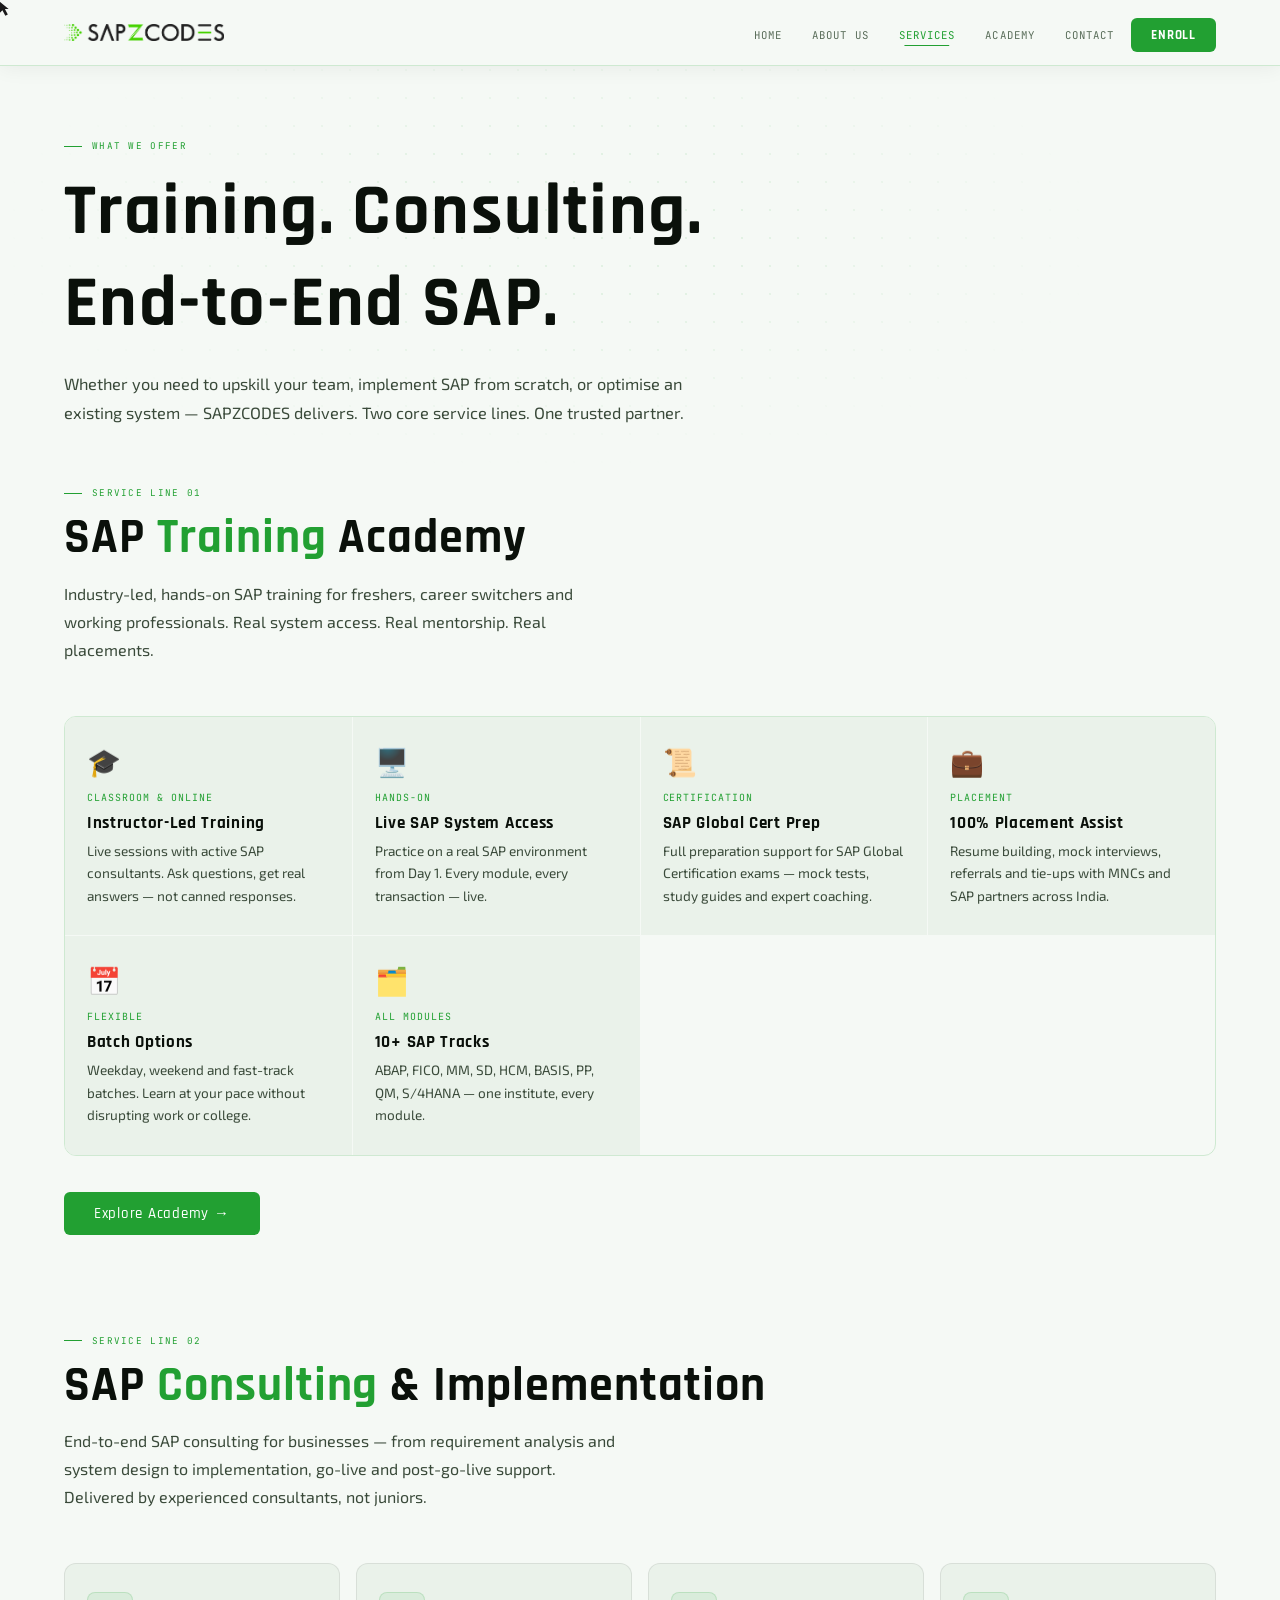
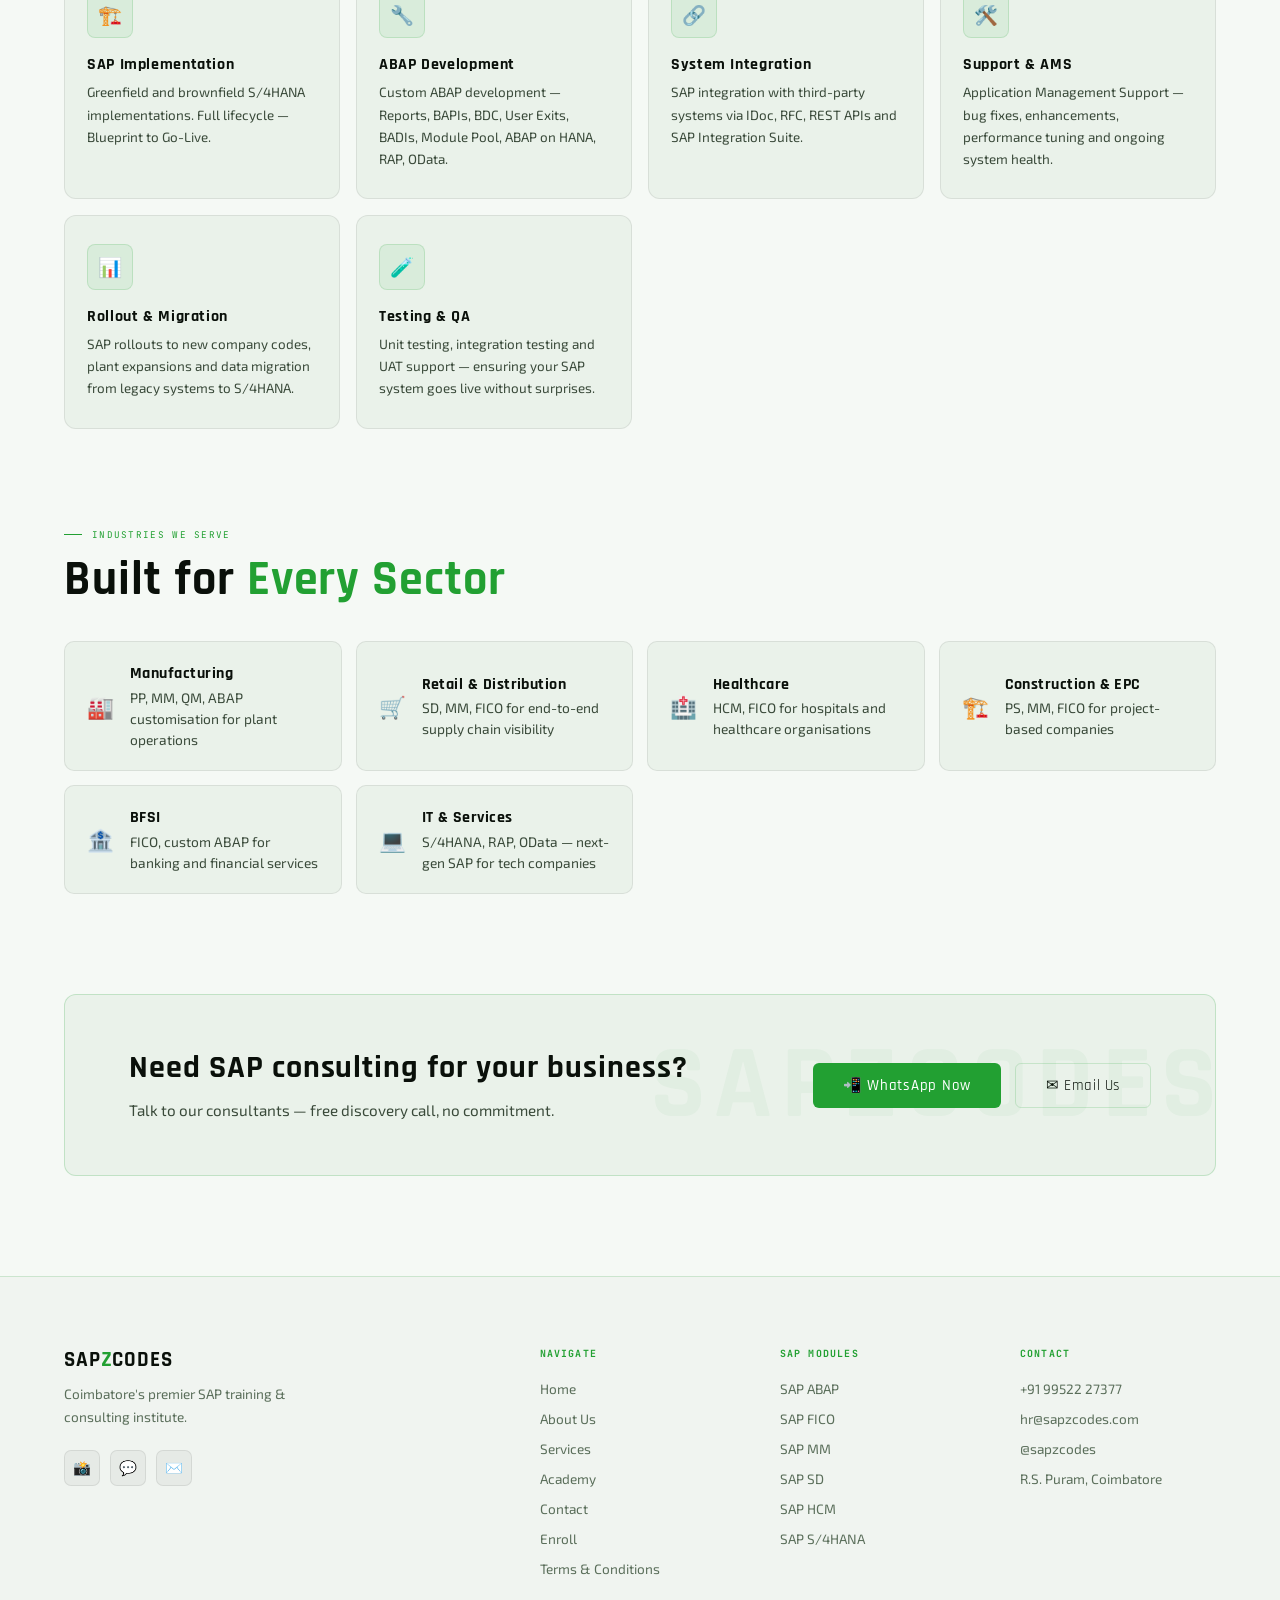
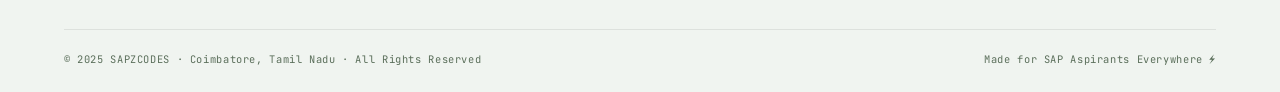
<file: services.html>
<!DOCTYPE html>
<html lang="en">
<head>
<meta charset="UTF-8">
<meta name="viewport" content="width=device-width, initial-scale=1.0">
<title>Services — SAPZCODES | SAP Training & Consulting Coimbatore</title>
<meta name="description" content="SAP training and consulting services by SAPZCODES — implementation, ABAP development, support, system integration and more."/>
<link rel="icon" href="favicon.png" type="image/png">
<link rel="preconnect" href="https://fonts.googleapis.com">
<link rel="preconnect" href="https://fonts.gstatic.com" crossorigin>
<link href="https://fonts.googleapis.com/css2?family=Rajdhani:wght@400;500;600;700&family=Exo+2:opsz,wght@14..32,300;14..32,400;14..32,500;14..32,600;14..32,700;14..32,800&family=JetBrains+Mono:wght@300;400;500&display=swap" rel="stylesheet">
<link rel="stylesheet" href="style.css">
</head>
<body>

<div id="cur"></div>
<div id="ring"></div>

<nav id="nv">
  <a class="logo" href="index"><img src="logoforblack.png" alt="SAPZCODES"></a>
  <div class="nav-right">
    <ul class="nl">
      <li><a href="index">Home</a></li>
      <li><a href="about">About Us</a></li>
      <li><a href="services">Services</a></li>
      <li><a href="academy">Academy</a></li>
      <li><a href="contact">Contact</a></li>
      <li><a href="enroll" class="cta">Enroll</a></li>
    </ul>
    <button class="hb" id="hb" onclick="togM()"><span></span><span></span><span></span></button>
  </div>
</nav>
<div class="mm" id="mob">
  <a href="index">Home</a>
  <a href="about">About Us</a>
  <a href="services">Services</a>
  <a href="academy">Academy</a>
  <a href="contact">Contact</a>
  <a href="enroll" class="cta" >Enroll</a>
</div>

<!-- HERO -->
<section class="ih" style="padding-bottom:40px">
  <div class="dots"></div>
  <div class="tag fu">What We Offer</div>
  <h1 class="fu">Training. Consulting.<br><span class="g">End-to-End SAP.</span></h1>
  <p class="fu" style="margin-top:16px">
    Whether you need to upskill your team, implement SAP from scratch, or optimise an existing system —
    SAPZCODES delivers. Two core service lines. One trusted partner.
  </p>
</section>

<!-- SERVICE LINE 1 — TRAINING -->
<section class="sec" style="padding-top:20px">
  <div class="tag fu">Service Line 01</div>
  <h2 class="h1 fu">SAP <span class="g">Training</span> Academy</h2>
  <p class="sub fu" style="margin-bottom:40px">
    Industry-led, hands-on SAP training for freshers, career switchers and working professionals.
    Real system access. Real mentorship. Real placements.
  </p>
  <div class="mg">
    <div class="mc fu"><div class="mi">🎓</div><div class="mt_">Classroom &amp; Online</div><div class="mn">Instructor-Led Training</div><div class="md2">Live sessions with active SAP consultants. Ask questions, get real answers — not canned responses.</div></div>
    <div class="mc fu"><div class="mi">🖥️</div><div class="mt_">Hands-On</div><div class="mn">Live SAP System Access</div><div class="md2">Practice on a real SAP environment from Day 1. Every module, every transaction — live.</div></div>
    <div class="mc fu"><div class="mi">📜</div><div class="mt_">Certification</div><div class="mn">SAP Global Cert Prep</div><div class="md2">Full preparation support for SAP Global Certification exams — mock tests, study guides and expert coaching.</div></div>
    <div class="mc fu"><div class="mi">💼</div><div class="mt_">Placement</div><div class="mn">100% Placement Assist</div><div class="md2">Resume building, mock interviews, referrals and tie-ups with MNCs and SAP partners across India.</div></div>
    <div class="mc fu"><div class="mi">📅</div><div class="mt_">Flexible</div><div class="mn">Batch Options</div><div class="md2">Weekday, weekend and fast-track batches. Learn at your pace without disrupting work or college.</div></div>
    <div class="mc fu"><div class="mi">🗂️</div><div class="mt_">All Modules</div><div class="mn">10+ SAP Tracks</div><div class="md2">ABAP, FICO, MM, SD, HCM, BASIS, PP, QM, S/4HANA — one institute, every module.</div></div>
  </div>
  <div style="margin-top:36px" class="fu">
    <a href="academy" class="bg">Explore Academy →</a>
  </div>
</section>

<!-- SERVICE LINE 2 — CONSULTING -->
<section class="sec" style="padding-top:0">
  <div class="tag fu">Service Line 02</div>
  <h2 class="h1 fu">SAP <span class="g">Consulting</span> &amp; Implementation</h2>
  <p class="sub fu" style="margin-bottom:40px">
    End-to-end SAP consulting for businesses — from requirement analysis and system design
    to implementation, go-live and post-go-live support. Delivered by experienced consultants, not juniors.
  </p>
  <div class="fg">
    <div class="fc_ fu"><div class="fi">🏗️</div><div class="ft_">SAP Implementation</div><div class="fd">Greenfield and brownfield S/4HANA implementations. Full lifecycle — Blueprint to Go-Live.</div></div>
    <div class="fc_ fu"><div class="fi">🔧</div><div class="ft_">ABAP Development</div><div class="fd">Custom ABAP development — Reports, BAPIs, BDC, User Exits, BADIs, Module Pool, ABAP on HANA, RAP, OData.</div></div>
    <div class="fc_ fu"><div class="fi">🔗</div><div class="ft_">System Integration</div><div class="fd">SAP integration with third-party systems via IDoc, RFC, REST APIs and SAP Integration Suite.</div></div>
    <div class="fc_ fu"><div class="fi">🛠️</div><div class="ft_">Support &amp; AMS</div><div class="fd">Application Management Support — bug fixes, enhancements, performance tuning and ongoing system health.</div></div>
    <div class="fc_ fu"><div class="fi">📊</div><div class="ft_">Rollout &amp; Migration</div><div class="fd">SAP rollouts to new company codes, plant expansions and data migration from legacy systems to S/4HANA.</div></div>
    <div class="fc_ fu"><div class="fi">🧪</div><div class="ft_">Testing &amp; QA</div><div class="fd">Unit testing, integration testing and UAT support — ensuring your SAP system goes live without surprises.</div></div>
  </div>
</section>

<!-- INDUSTRIES -->
<section class="sec" style="padding-top:0">
  <div class="tag fu">Industries We Serve</div>
  <h2 class="h1 fu">Built for <span class="g">Every Sector</span></h2>
  <div style="display:grid;grid-template-columns:repeat(auto-fill,minmax(240px,1fr));gap:14px;margin-top:36px">
    <div class="fp fu"><div class="fp-ic">🏭</div><div class="fp-t"><strong>Manufacturing</strong>PP, MM, QM, ABAP customisation for plant operations</div></div>
    <div class="fp fu"><div class="fp-ic">🛒</div><div class="fp-t"><strong>Retail &amp; Distribution</strong>SD, MM, FICO for end-to-end supply chain visibility</div></div>
    <div class="fp fu"><div class="fp-ic">🏥</div><div class="fp-t"><strong>Healthcare</strong>HCM, FICO for hospitals and healthcare organisations</div></div>
    <div class="fp fu"><div class="fp-ic">🏗️</div><div class="fp-t"><strong>Construction &amp; EPC</strong>PS, MM, FICO for project-based companies</div></div>
    <div class="fp fu"><div class="fp-ic">🏦</div><div class="fp-t"><strong>BFSI</strong>FICO, custom ABAP for banking and financial services</div></div>
    <div class="fp fu"><div class="fp-ic">💻</div><div class="fp-t"><strong>IT &amp; Services</strong>S/4HANA, RAP, OData — next-gen SAP for tech companies</div></div>
  </div>
</section>

<!-- CTA -->
<div class="cta-b fu">
  <div>
    <div class="ct">Need SAP consulting for your business?</div>
    <p class="cs">Talk to our consultants — free discovery call, no commitment.</p>
  </div>
  <div class="cbs">
    <a href="https://wa.me/919952227377" target="_blank" class="bg">📲 WhatsApp Now</a>
    <a href="mailto:hr@sapzcodes.com" class="bo">✉ Email Us</a>
  </div>
</div>

<!-- FOOTER -->
<footer>
  <div class="ft">
    <div>
      <div class="fbl">SAP<span class="z">Z</span>CODES</div>
      <p class="ftag">Coimbatore's premier SAP training & consulting institute.</p>
      <div class="sr_">
        <a href="https://instagram.com/sapzcodes" target="_blank" class="sb_">📸</a>
        <a href="https://wa.me/919952227377" target="_blank" class="sb_">💬</a>
        <a href="mailto:hr@sapzcodes.com" class="sb_">✉️</a>
      </div>
    </div>
    <div class="fco"><h4>Navigate</h4><ul>
      <li><a href="index">Home</a></li><li><a href="about">About Us</a></li>
      <li><a href="services">Services</a></li><li><a href="academy">Academy</a></li>
      <li><a href="contact">Contact</a></li><li><a href="enroll">Enroll</a></li><li><a href="terms">Terms &amp; Conditions</a></li>
    </ul></div>
    <div class="fco"><h4>SAP Modules</h4><ul>
      <li><a href="academy">SAP ABAP</a></li><li><a href="academy">SAP FICO</a></li>
      <li><a href="academy">SAP MM</a></li><li><a href="academy">SAP SD</a></li>
      <li><a href="academy">SAP HCM</a></li><li><a href="academy">SAP S/4HANA</a></li>
    </ul></div>
    <div class="fco"><h4>Contact</h4><ul>
      <li><a href="tel:+919952227377">+91 99522 27377</a></li>
      <li><a href="mailto:hr@sapzcodes.com">hr@sapzcodes.com</a></li>
      <li><a href="https://instagram.com/sapzcodes" target="_blank">@sapzcodes</a></li>
      <li><a href="contact">R.S. Puram, Coimbatore</a></li>
    </ul></div>
  </div>
  <div class="fb">
    <div class="fc-copy">© 2025 SAPZCODES · Coimbatore, Tamil Nadu · All Rights Reserved</div>
    <div class="fc-copy">Made for SAP Aspirants Everywhere ⚡</div>
  </div>
</footer>

<script src="main.js"></script>
</body>
</html>
</file>
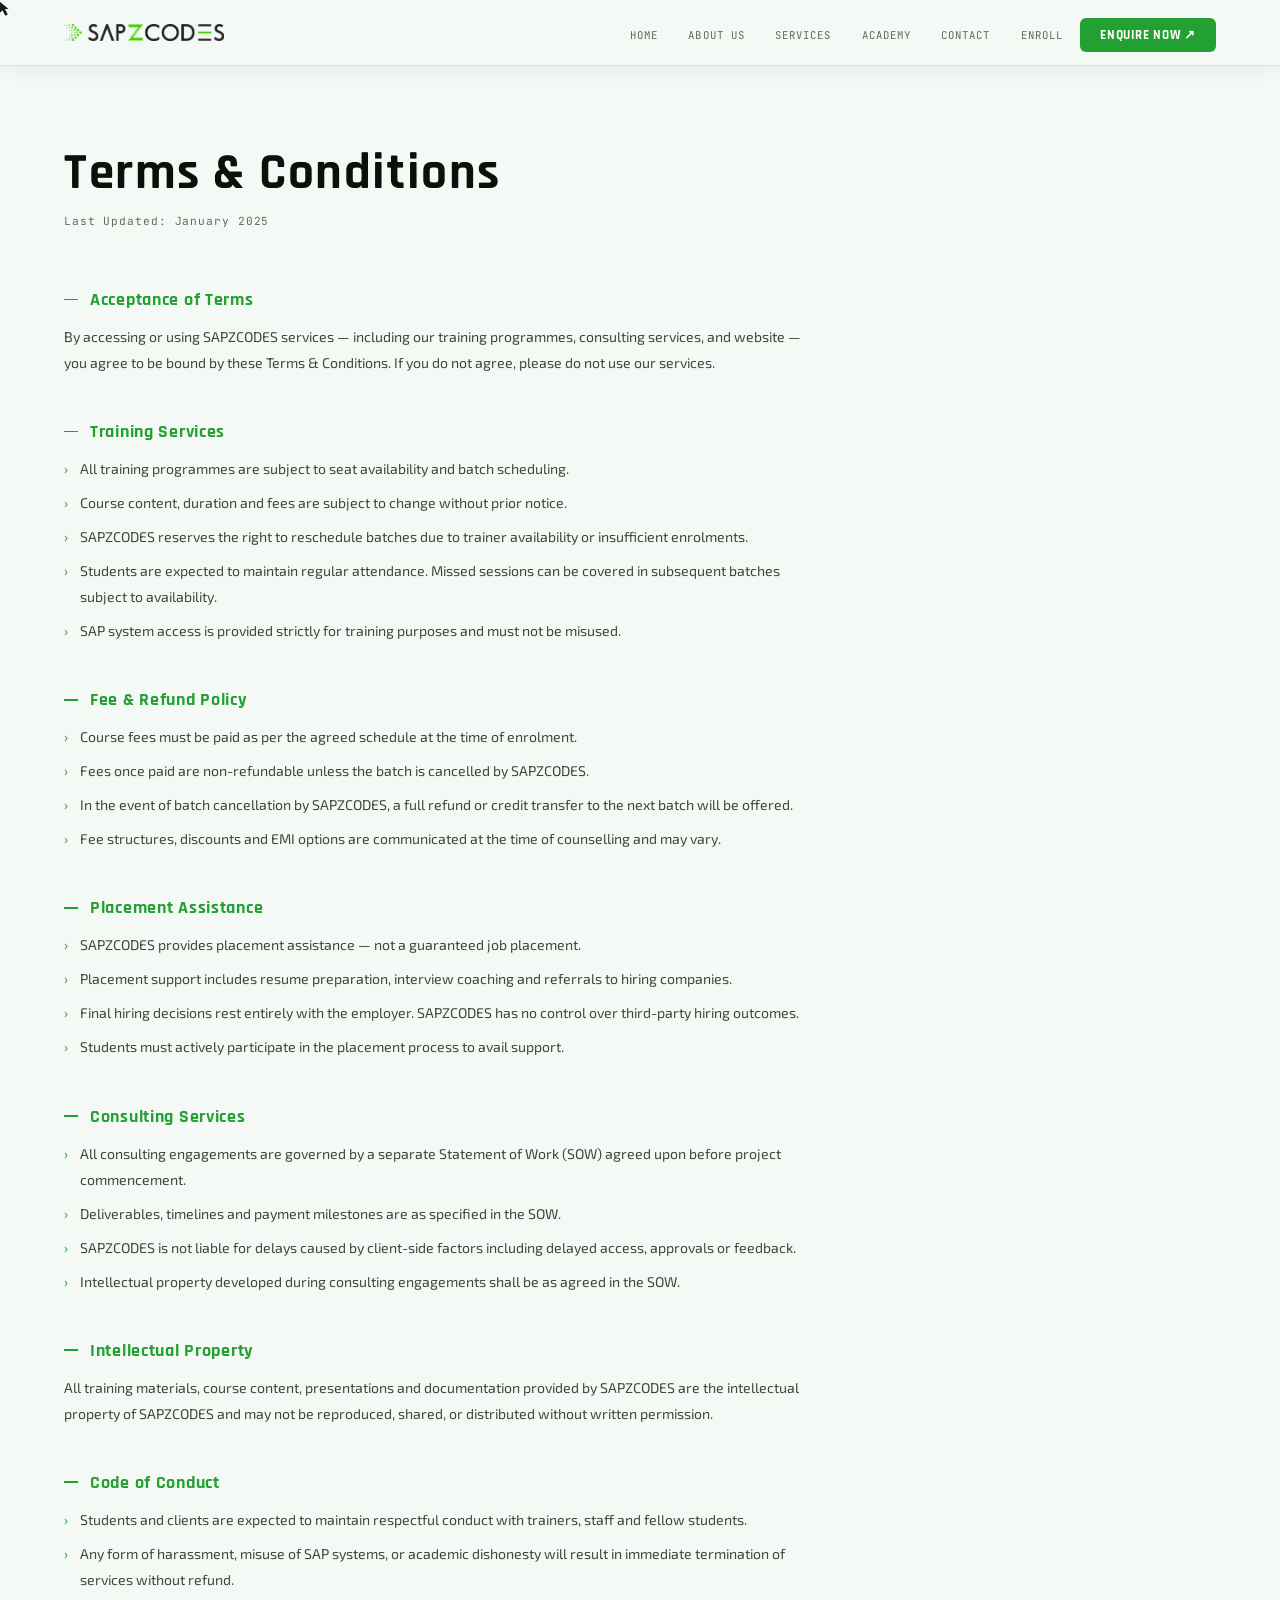
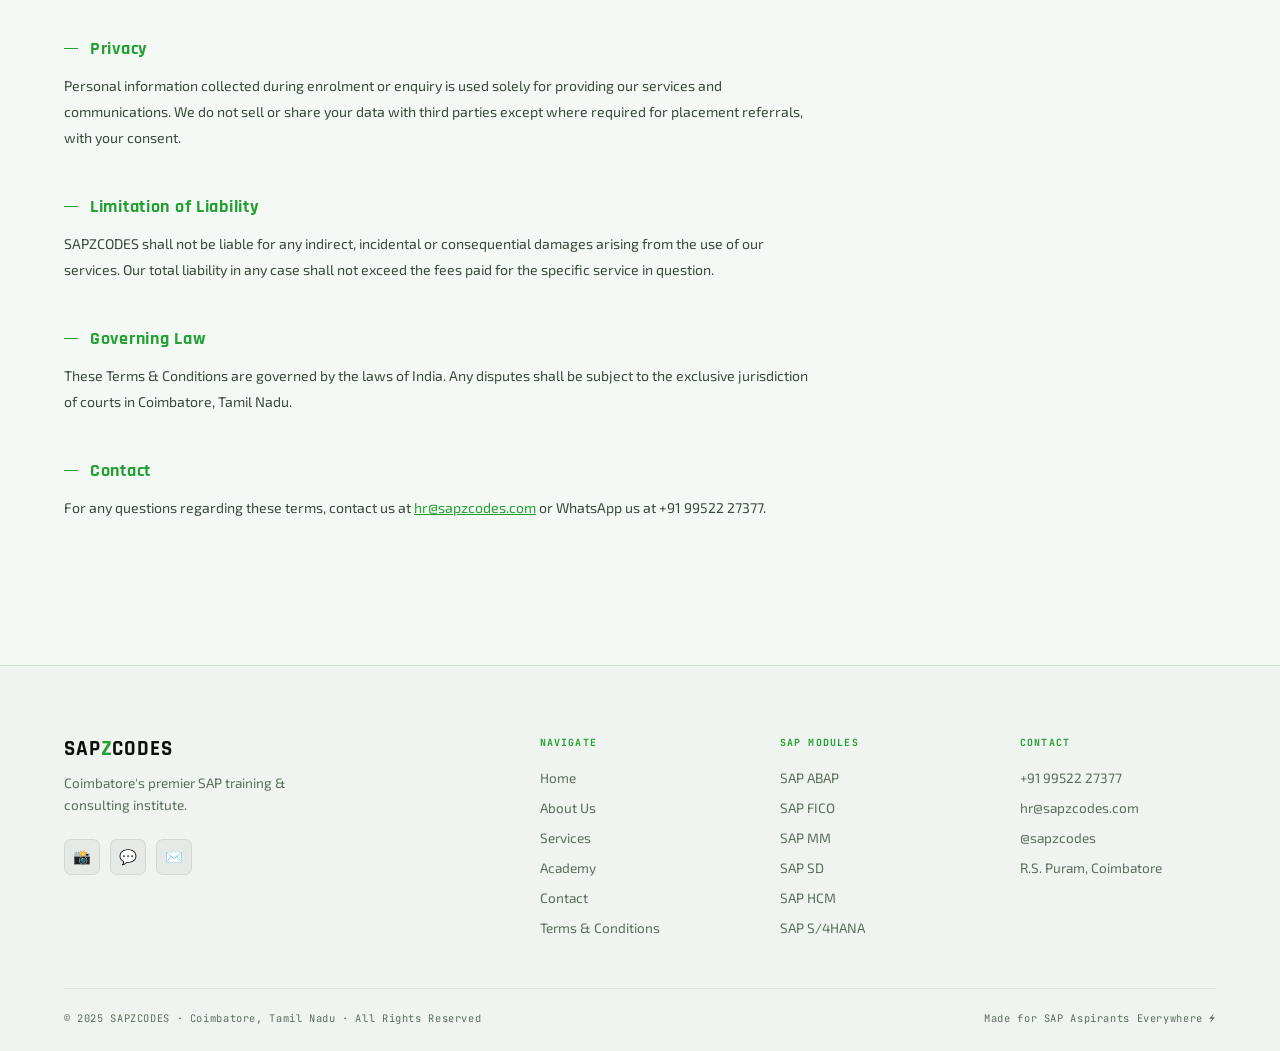
<file: terms.html>
<!DOCTYPE html>
<html lang="en">
<head>
<meta charset="UTF-8">
<meta name="viewport" content="width=device-width, initial-scale=1.0">
<title>Terms & Conditions — SAPZCODES</title>
<link rel="icon" href="favicon.png" type="image/png">
<link rel="preconnect" href="https://fonts.googleapis.com">
<link rel="preconnect" href="https://fonts.gstatic.com" crossorigin>
<link href="https://fonts.googleapis.com/css2?family=Rajdhani:wght@400;500;600;700&family=Exo+2:opsz,wght@14..32,300;14..32,400;14..32,500;14..32,600;14..32,700;14..32,800&family=JetBrains+Mono:wght@300;400;500&display=swap" rel="stylesheet">
<link rel="stylesheet" href="style.css">
</head>
<body>

<div id="cur"></div>
<div id="ring"></div>

<nav id="nv">
  <a class="logo" href="index"><img src="logoforblack.png" alt="SAPZCODES"></a>
  <div class="nav-right">
    <ul class="nl">
      <li><a href="index">Home</a></li>
      <li><a href="about">About Us</a></li>
      <li><a href="services">Services</a></li>
      <li><a href="academy">Academy</a></li>
      <li><a href="contact">Contact</a></li>
      <li><a href="enroll">Enroll</a></li>
      <li><a href="https://wa.me/919952227377" target="_blank" class="cta">Enquire Now ↗</a></li>
    </ul>
    <button class="hb" id="hb" onclick="togM()"><span></span><span></span><span></span></button>
  </div>
</nav>
<div class="mm" id="mob">
  <a href="index">Home</a>
  <a href="about">About Us</a>
  <a href="services">Services</a>
  <a href="academy">Academy</a>
  <a href="contact">Contact</a>
  <a href="enroll">Enroll</a>
  <a href="https://wa.me/919952227377" target="_blank">📲 WhatsApp Us</a>
</div>

<div class="tw">
  <h1>Terms &amp; Conditions</h1>
  <div class="tdate">Last Updated: January 2025</div>

  <div class="ts">
    <h2>Acceptance of Terms</h2>
    <p>By accessing or using SAPZCODES services — including our training programmes, consulting services, and website — you agree to be bound by these Terms & Conditions. If you do not agree, please do not use our services.</p>
  </div>

  <div class="ts">
    <h2>Training Services</h2>
    <ul>
      <li>All training programmes are subject to seat availability and batch scheduling.</li>
      <li>Course content, duration and fees are subject to change without prior notice.</li>
      <li>SAPZCODES reserves the right to reschedule batches due to trainer availability or insufficient enrolments.</li>
      <li>Students are expected to maintain regular attendance. Missed sessions can be covered in subsequent batches subject to availability.</li>
      <li>SAP system access is provided strictly for training purposes and must not be misused.</li>
    </ul>
  </div>

  <div class="ts">
    <h2>Fee & Refund Policy</h2>
    <ul>
      <li>Course fees must be paid as per the agreed schedule at the time of enrolment.</li>
      <li>Fees once paid are non-refundable unless the batch is cancelled by SAPZCODES.</li>
      <li>In the event of batch cancellation by SAPZCODES, a full refund or credit transfer to the next batch will be offered.</li>
      <li>Fee structures, discounts and EMI options are communicated at the time of counselling and may vary.</li>
    </ul>
  </div>

  <div class="ts">
    <h2>Placement Assistance</h2>
    <ul>
      <li>SAPZCODES provides placement assistance — not a guaranteed job placement.</li>
      <li>Placement support includes resume preparation, interview coaching and referrals to hiring companies.</li>
      <li>Final hiring decisions rest entirely with the employer. SAPZCODES has no control over third-party hiring outcomes.</li>
      <li>Students must actively participate in the placement process to avail support.</li>
    </ul>
  </div>

  <div class="ts">
    <h2>Consulting Services</h2>
    <ul>
      <li>All consulting engagements are governed by a separate Statement of Work (SOW) agreed upon before project commencement.</li>
      <li>Deliverables, timelines and payment milestones are as specified in the SOW.</li>
      <li>SAPZCODES is not liable for delays caused by client-side factors including delayed access, approvals or feedback.</li>
      <li>Intellectual property developed during consulting engagements shall be as agreed in the SOW.</li>
    </ul>
  </div>

  <div class="ts">
    <h2>Intellectual Property</h2>
    <p>All training materials, course content, presentations and documentation provided by SAPZCODES are the intellectual property of SAPZCODES and may not be reproduced, shared, or distributed without written permission.</p>
  </div>

  <div class="ts">
    <h2>Code of Conduct</h2>
    <ul>
      <li>Students and clients are expected to maintain respectful conduct with trainers, staff and fellow students.</li>
      <li>Any form of harassment, misuse of SAP systems, or academic dishonesty will result in immediate termination of services without refund.</li>
    </ul>
  </div>

  <div class="ts">
    <h2>Privacy</h2>
    <p>Personal information collected during enrolment or enquiry is used solely for providing our services and communications. We do not sell or share your data with third parties except where required for placement referrals, with your consent.</p>
  </div>

  <div class="ts">
    <h2>Limitation of Liability</h2>
    <p>SAPZCODES shall not be liable for any indirect, incidental or consequential damages arising from the use of our services. Our total liability in any case shall not exceed the fees paid for the specific service in question.</p>
  </div>

  <div class="ts">
    <h2>Governing Law</h2>
    <p>These Terms & Conditions are governed by the laws of India. Any disputes shall be subject to the exclusive jurisdiction of courts in Coimbatore, Tamil Nadu.</p>
  </div>

  <div class="ts">
    <h2>Contact</h2>
    <p>For any questions regarding these terms, contact us at <a href="mailto:hr@sapzcodes.com" style="color:var(--g)">hr@sapzcodes.com</a> or WhatsApp us at +91 99522 27377.</p>
  </div>
</div>

<!-- FOOTER -->
<footer>
  <div class="ft">
    <div>
      <div class="fbl">SAP<span class="z">Z</span>CODES</div>
      <p class="ftag">Coimbatore's premier SAP training & consulting institute.</p>
      <div class="sr_">
        <a href="https://instagram.com/sapzcodes" target="_blank" class="sb_">📸</a>
        <a href="https://wa.me/919952227377" target="_blank" class="sb_">💬</a>
        <a href="mailto:hr@sapzcodes.com" class="sb_">✉️</a>
      </div>
    </div>
    <div class="fco"><h4>Navigate</h4><ul>
      <li><a href="index">Home</a></li><li><a href="about">About Us</a></li>
      <li><a href="services">Services</a></li><li><a href="academy">Academy</a></li>
      <li><a href="contact">Contact</a></li><li><a href="terms">Terms &amp; Conditions</a></li>
    </ul></div>
    <div class="fco"><h4>SAP Modules</h4><ul>
      <li><a href="academy">SAP ABAP</a></li><li><a href="academy">SAP FICO</a></li>
      <li><a href="academy">SAP MM</a></li><li><a href="academy">SAP SD</a></li>
      <li><a href="academy">SAP HCM</a></li><li><a href="academy">SAP S/4HANA</a></li>
    </ul></div>
    <div class="fco"><h4>Contact</h4><ul>
      <li><a href="tel:+919952227377">+91 99522 27377</a></li>
      <li><a href="mailto:hr@sapzcodes.com">hr@sapzcodes.com</a></li>
      <li><a href="https://instagram.com/sapzcodes" target="_blank">@sapzcodes</a></li>
      <li><a href="contact">R.S. Puram, Coimbatore</a></li>
    </ul></div>
  </div>
  <div class="fb">
    <div class="fc-copy">© 2025 SAPZCODES · Coimbatore, Tamil Nadu · All Rights Reserved</div>
    <div class="fc-copy">Made for SAP Aspirants Everywhere ⚡</div>
  </div>
</footer>

<script src="main.js"></script>
</body>
</html>
</file>
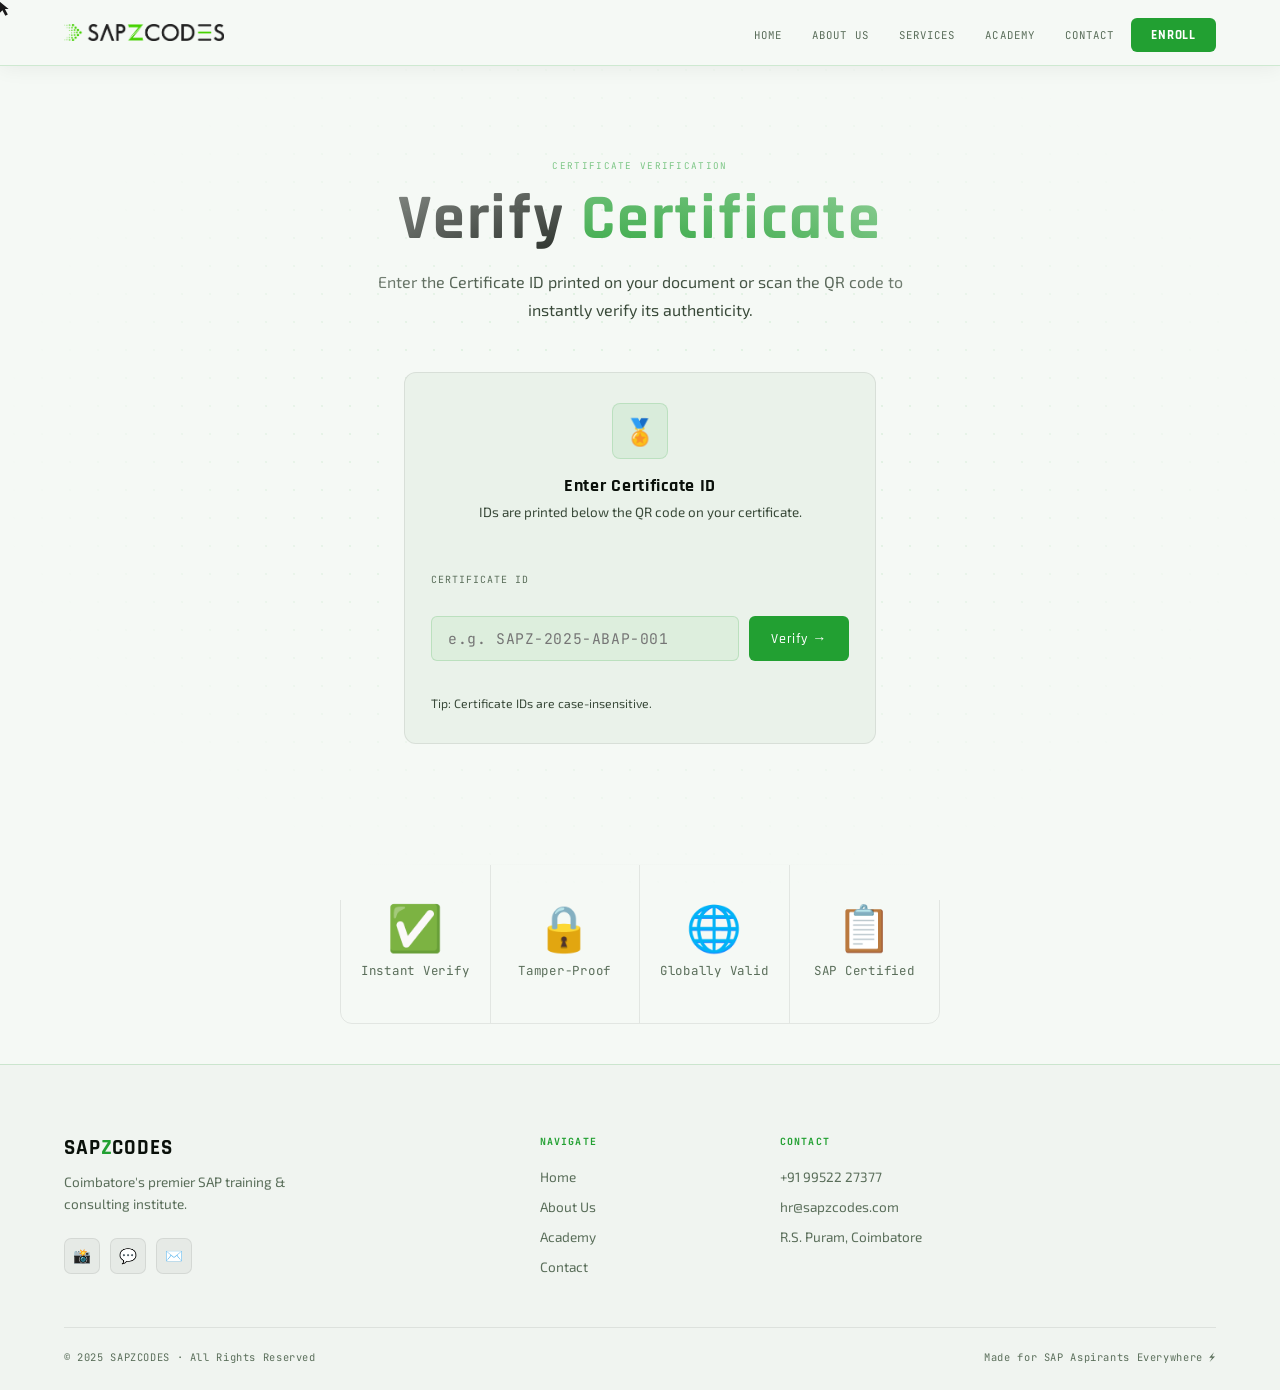
<file: verify.html>
<!DOCTYPE html>
<html lang="en">
<head>
<meta charset="UTF-8">
<meta name="viewport" content="width=device-width, initial-scale=1.0">
<title>Verify Certificate – SAPZCODES</title>
<meta name="description" content="Verify the authenticity of a SAPZCODES course completion certificate."/>
<link rel="icon" href="favicon.png" type="image/png">
<link rel="preconnect" href="https://fonts.googleapis.com">
<link rel="preconnect" href="https://fonts.gstatic.com" crossorigin>
<link href="https://fonts.googleapis.com/css2?family=Rajdhani:wght@400;500;600;700&family=Exo+2:opsz,wght@14..32,300;14..32,400;14..32,500;14..32,600;14..32,700;14..32,800&family=JetBrains+Mono:wght@300;400;500&display=swap" rel="stylesheet">
<link rel="stylesheet" href="style.css">
</head>
<body>

<div id="cur"></div>
<div id="ring"></div>

<!-- NAV -->
<nav id="nv">
  <a class="logo" href="index">
    <img src="logoforblack.png" alt="SAPZCODES">
  </a>
  <div class="nav-right">
    <ul class="nl">
      <li><a href="index">Home</a></li>
      <li><a href="about">About Us</a></li>
      <li><a href="services">Services</a></li>
      <li><a href="academy">Academy</a></li>
      <li><a href="contact">Contact</a></li>
      <li><a href="enroll" class="cta">Enroll</a></li>
    </ul>
    <button class="hb" id="hb" onclick="togM()"><span></span><span></span><span></span></button>
  </div>
</nav>

<!-- MOBILE MENU -->
<div class="mm" id="mob">
  <a href="index">Home</a>
  <a href="about">About Us</a>
  <a href="services">Services</a>
  <a href="academy">Academy</a>
  <a href="contact">Contact</a>
  <a href="enroll" class="cta">Enroll</a>
</div>

<!-- HERO -->
<section class="conth" style="padding-top:160px; padding-bottom:0">
  <div class="dots"></div>
  <div class="tag c">Certificate Verification</div>
  <h1 class="h1" style="text-align:center">Verify <span class="g">Certificate</span></h1>
  <p class="sub" style="margin:0 auto 0; text-align:center">
    Enter the Certificate ID printed on your document or scan the QR code to instantly verify its authenticity.
  </p>
</section>

<!-- VERIFY BOX -->
<section class="sec" style="max-width:600px; margin:0 auto; padding-top:48px">

  <!-- Search card reusing .ic (info card) pattern from contact page -->
  <div class="ic fu" id="verifyCard">
    <div style="text-align:center; margin-bottom:8px">
      <div class="fi" style="margin:0 auto 16px; width:56px; height:56px; font-size:1.6rem">🏅</div>
      <div class="ft_" style="font-size:1.1rem; margin-bottom:4px">Enter Certificate ID</div>
      <div class="fd">IDs are printed below the QR code on your certificate.</div>
    </div>

    <!-- label -->
    <div class="clbl" style="margin-top:20px; margin-bottom:8px">Certificate ID</div>

    <!-- input row -->
    <div style="display:flex; gap:10px">
      <input
        id="certInput"
        type="text"
        placeholder="e.g. SAPZ-2025-ABAP-001"
        autocomplete="off"
        spellcheck="false"
        style="
          flex:1;
          background:var(--s2);
          border:1px solid var(--bd);
          border-radius:6px;
          padding:12px 16px;
          font-family:var(--fm);
          font-size:.92rem;
          color:var(--text);
          outline:none;
          transition:border .2s, box-shadow .2s;
          letter-spacing:.04em;
        "
        onfocus="this.style.borderColor='var(--g)'; this.style.boxShadow='0 0 0 3px rgba(34,160,50,.1)'"
        onblur="this.style.borderColor='var(--bd)'; this.style.boxShadow='none'"
      >
      <button class="bg" id="verifyBtn" onclick="verifyCert()" style="padding:12px 22px; font-size:.88rem">
        Verify →
      </button>
    </div>

    <!-- hint -->
    <div class="fd" style="margin-top:10px; font-size:.76rem">
      Tip: Certificate IDs are case-insensitive.
    </div>
  </div>

  <!-- RESULT -->
  <div id="vc-result" style="margin-top:20px"></div>

</section>

<!-- DIVIDER / TRUST ROW -->
<section class="sec t0" style="padding-bottom:40px">
  <div class="stats" style="max-width:600px; margin:0 auto; border-radius:var(--r); overflow:hidden; border:1px solid var(--bd2)">
    <div class="sb">
      <div class="sn">✅</div>
      <div class="sl">Instant Verify</div>
    </div>
    <div class="sb">
      <div class="sn">🔒</div>
      <div class="sl">Tamper-Proof</div>
    </div>
    <div class="sb">
      <div class="sn">🌐</div>
      <div class="sl">Globally Valid</div>
    </div>
    <div class="sb" style="border-right:none">
      <div class="sn">📋</div>
      <div class="sl">SAP Certified</div>
    </div>
  </div>
</section>

<!-- FOOTER -->
<footer>
  <div class="ft">
    <div>
      <div class="fbl">SAP<span class="z">Z</span>CODES</div>
      <p class="ftag">Coimbatore's premier SAP training & consulting institute.</p>
      <div class="sr_">
        <a href="https://instagram.com/sapzcodes" target="_blank" class="sb_">📸</a>
        <a href="https://wa.me/919952227377" target="_blank" class="sb_">💬</a>
        <a href="mailto:hr@sapzcodes.com" class="sb_">✉️</a>
      </div>
    </div>
    <div class="fco"><h4>Navigate</h4><ul>
      <li><a href="index">Home</a></li>
      <li><a href="about">About Us</a></li>
      <li><a href="academy">Academy</a></li>
      <li><a href="contact">Contact</a></li>
    </ul></div>
    <div class="fco"><h4>Contact</h4><ul>
      <li><a href="tel:+919952227377">+91 99522 27377</a></li>
      <li><a href="mailto:hr@sapzcodes.com">hr@sapzcodes.com</a></li>
      <li><a href="contact">R.S. Puram, Coimbatore</a></li>
    </ul></div>
  </div>
  <div class="fb">
    <div class="fc-copy">© 2025 SAPZCODES · All Rights Reserved</div>
    <div class="fc-copy">Made for SAP Aspirants Everywhere ⚡</div>
  </div>
</footer>

<script src="main.js"></script>
<script>
// ── CONFIG ────────────────────────────────────────────────────────────────────
const APPS_SCRIPT_URL = 'https://script.google.com/macros/s/AKfycbyNboYaMXrb4iOykdlUOdgEP8wiZKArt15ObgzVAYjgxUdcTmqzIRgAsN6idnpXmhrIJg/exec';

// ── AUTO-FILL FROM URL PARAM ──────────────────────────────────────────────────
window.addEventListener('DOMContentLoaded', () => {
  const params = new URLSearchParams(window.location.search);
  const id = params.get('id');
  if (id) {
    document.getElementById('certInput').value = id.trim().toUpperCase();
    verifyCert();
  }
  // scroll reveal
  document.querySelectorAll('.fu').forEach(el => {
    new IntersectionObserver(([e]) => { if (e.isIntersecting) el.classList.add('vis') }, { threshold:.12 }).observe(el);
  });
  // enter key
  document.getElementById('certInput').addEventListener('keydown', e => {
    if (e.key === 'Enter') verifyCert();
  });
});

// ── VERIFY ────────────────────────────────────────────────────────────────────
async function verifyCert() {
  const raw    = document.getElementById('certInput').value.trim().toUpperCase();
  const btn    = document.getElementById('verifyBtn');
  const result = document.getElementById('vc-result');

  if (!raw) { showMsg(result, 'Please enter a Certificate ID.', false); return; }

  btn.disabled = true;
  btn.textContent = '…';
  result.innerHTML = loaderHTML();

  try {
    const res  = await fetch(`${APPS_SCRIPT_URL}?action=certificate&id=${encodeURIComponent(raw)}`);
    const data = await res.json();
    data.ok ? showValid(result, data) : showInvalid(result, raw);
  } catch {
    showMsg(result, 'Could not connect to the verification server. Please try again.', false);
  } finally {
    btn.disabled = false;
    btn.textContent = 'Verify →';
  }
}

// ── LOADER ────────────────────────────────────────────────────────────────────
function loaderHTML() {
  return `
    <div class="ic" style="display:flex;align-items:center;gap:12px;padding:24px">
      <div style="
        width:20px;height:20px;border-radius:50%;
        border:2px solid var(--bd);border-top-color:var(--g);
        animation:spin .7s linear infinite;flex-shrink:0
      "></div>
      <span class="fd">Verifying certificate…</span>
    </div>
    <style>@keyframes spin{to{transform:rotate(360deg)}}</style>`;
}

// ── VALID ─────────────────────────────────────────────────────────────────────
function showValid(el, d) {
  const revoked  = String(d.status).toLowerCase() === 'revoked';
  const accent   = revoked ? '#f5c842' : 'var(--g)';
  const stamp    = revoked ? '⚠️' : '✅';
  const label    = revoked ? 'Revoked' : 'Verified';

  el.innerHTML = `
    <div class="ic fu vis" style="border-color:${revoked ? 'rgba(200,150,0,.3)' : 'rgba(34,160,50,.3)'}">
      <!-- status row -->
      <div style="display:flex;align-items:center;gap:10px;margin-bottom:18px">
        <span style="font-size:1.6rem">${stamp}</span>
        <span class="badge_" style="color:${accent};background:${revoked ? 'rgba(200,150,0,.08)' : 'rgba(34,160,50,.07)'};border-color:${revoked ? 'rgba(200,150,0,.25)' : 'rgba(34,160,50,.2)'}">${label}</span>
      </div>

      <!-- name + module -->
      <div class="rm-title" style="margin-bottom:4px">${esc(d.studentName)}</div>
      <div class="mt_" style="margin-bottom:20px">${esc(d.module)}</div>

      <!-- details grid (reuse .sic-g pattern inline) -->
      <div style="display:grid;grid-template-columns:1fr 1fr;gap:14px">
        ${detail('Certificate ID', d.certId)}
        ${detail('Issue Date',     d.issueDate)}
        ${detail('Trainer',        d.trainerName)}
        ${detail('Issued By',      'SAPZCODES, Coimbatore')}
      </div>

      ${revoked ? `
        <div class="ir" style="margin-top:20px;padding-top:20px;border-top:1px solid var(--bd2)">
          <div class="iico">⚠️</div>
          <div>
            <div class="ilbl">Notice</div>
            <div class="ival">This certificate has been revoked. Contact <a href="mailto:hr@sapzcodes.com">hr@sapzcodes.com</a> for clarification.</div>
          </div>
        </div>` : ''}
    </div>`;
}

function detail(label, value) {
  return `
    <div>
      <div class="ilbl">${esc(label)}</div>
      <div class="ival" style="font-family:var(--fm)">${esc(value ?? '—')}</div>
    </div>`;
}

// ── INVALID ───────────────────────────────────────────────────────────────────
function showInvalid(el, id) {
  el.innerHTML = `
    <div class="ic fu vis" style="border-color:rgba(220,50,50,.25)">
      <div style="display:flex;align-items:center;gap:10px;margin-bottom:16px">
        <span style="font-size:1.6rem">❌</span>
        <span class="badge_" style="color:#ff7070;background:rgba(220,50,50,.08);border-color:rgba(220,50,50,.2)">Not Found</span>
      </div>
      <div class="fd">
        No certificate found with ID
        <strong style="font-family:var(--fm);color:var(--text)">${esc(id)}</strong>.<br><br>
        Double-check the ID and try again. If you believe this is an error, contact
        <a href="mailto:hr@sapzcodes.com" class="ival" style="font-family:inherit">hr@sapzcodes.com</a>.
      </div>
    </div>`;
}

// ── ERROR MSG ─────────────────────────────────────────────────────────────────
function showMsg(el, msg) {
  el.innerHTML = `
    <div class="ic fu vis" style="border-color:rgba(220,50,50,.2)">
      <div class="fd">${esc(msg)}</div>
    </div>`;
}

function esc(s) {
  return String(s ?? '').replace(/&/g,'&amp;').replace(/</g,'&lt;').replace(/>/g,'&gt;').replace(/"/g,'&quot;');
}
</script>
</body>
</html>
</file>
<file: style.css>
/* ============================================================
   SAPZCODES — style.css  (light theme only)
   ============================================================ */

*, *::before, *::after { margin:0; padding:0; box-sizing:border-box }

:root {
  --bg:    #f5f9f5;
  --s1:    #eaf2ea;
  --s2:    #ddeedd;
  --black: #f0f4f0;
  --g:     #22a032;
  --glt:   #3ddc50;
  --text:  #0a100a;
  --gr:    #3a4a3a;
  --mu:    #5a6e5a;
  --bd:    rgba(34,160,50,.18);
  --bd2:   rgba(0,0,0,.08);
  --r:     12px;
  --glow:  0 0 36px rgba(34,160,50,.18);
  --glow-s:0 0 18px rgba(34,160,50,.12);
  --fh:    'Rajdhani', sans-serif;
  --fb:    'Exo 2', sans-serif;
  --fm:    'JetBrains Mono', monospace;
  --nav-bg:rgba(245,249,245,.88);
  --shadow:0 2px 20px rgba(0,0,0,.06);
}

html { scroll-behavior:smooth; overflow-x:hidden }

body {
  background:var(--bg);
  color:var(--text);
  font-family:var(--fb);
  overflow-x:hidden;
  cursor:none;
}

/* ── CURSOR ── */
/* ── CURSOR ── */
#cur {
  width: 24px; height: 24px;
  position: fixed; top: 0; left: 0;
  pointer-events: none; z-index: 99999;
  
  /* Standard pointer shape via SVG. Fill is dark (#1a1a1a), stroke is green (#3ddc50 / var(--glt)) */
  background-image: url('data:image/svg+xml;utf8,<svg xmlns="http://www.w3.org/2000/svg" width="20" height="24" viewBox="0 0 24 24"><path d="M3,3 L3,17 L6.5,13.5 L10,20 L13,18.5 L9.5,12 L14,12 Z" fill="%231a1a1a" /></svg>');
  background-size: contain;
  background-repeat: no-repeat;
  
  /* Translating -3px offsets the stroke width so the very tip of the arrow acts as the true click point */
  transform: translate(-3px, -3px);
  transition: transform 0.15s ease;
}

body.hov #cur { 
  /* Scales up slightly when hovering over links to give visual feedback */
  transform: translate(-3px, -3px) scale(1.15);
}

/* Hide the ring completely */
#ring {
  display: none;
}

/* ── DOT MATRIX ── */
.dots {
  position:absolute; inset:0;
  overflow:hidden; pointer-events:none; z-index:0;
}
.dots::before {
  content:'';
  position:absolute; inset:0;
  background-image:radial-gradient(circle,rgba(34,160,50,.09) 1px,transparent 1px);
  background-size:28px 28px;
  animation:dp 35s linear infinite;
}
.dots::after {
  content:'';
  position:absolute; inset:0;
  background:radial-gradient(ellipse at 50% 50%,transparent 25%,var(--bg) 72%);
}
@keyframes dp { from{background-position:0 0} to{background-position:28px 28px} }

/* ── NAV ── */
nav {
  position:fixed; top:0; left:0; right:0; z-index:9000;
  height:66px; padding:0 5%;
  display:flex; align-items:center; justify-content:space-between;
  background:var(--nav-bg);
  backdrop-filter:blur(18px);
  border-bottom:1px solid var(--bd);
  transition:all .3s;
  box-shadow:var(--shadow);
}
nav.sc { height:56px; background:rgba(245,249,245,.97) }

.logo { display:flex; align-items:center; gap:10px; text-decoration:none; cursor:none }
.logo img { height:36px; width:auto; max-width:160px; object-fit:contain; display:block }
.logo-t { display:none }

.nav-right { display:flex; align-items:center; gap:8px }

.nl { display:flex; align-items:center; gap:4px; list-style:none }
.nl a {
  font-family:var(--fm); font-size:.67rem;
  text-transform:uppercase; letter-spacing:.1em;
  color:var(--mu); text-decoration:none;
  padding:8px 13px; border-radius:6px;
  transition:color .2s; cursor:none; position:relative;
}
.nl a::after {
  content:''; position:absolute;
  bottom:4px; left:50%; transform:translateX(-50%);
  width:0; height:1.5px; background:var(--g);
  border-radius:2px; transition:width .25s;
}
.nl a:hover, .nl a.on { color:var(--g) }
.nl a:hover::after, .nl a.on::after { width:55% }

.nl .cta {
  background:var(--g) !important; color:#fff !important;
  font-family:var(--fh) !important; font-weight:700 !important;
  font-size:.8rem !important; letter-spacing:.06em !important;
  padding:9px 20px !important; border-radius:6px !important;
  transition:all .2s !important;
}
.nl .cta:hover { background:#1a8028 !important; box-shadow:var(--glow-s) !important }
.nl .cta::after { display:none !important }

/* ── HAMBURGER ── */
.hb {
  display:none; flex-direction:column; gap:5px;
  cursor:none; background:none; border:none; padding:8px;
}
.hb span { width:25px; height:1.5px; background:var(--text); border-radius:2px; transition:all .3s }
.hb.op span:nth-child(1) { transform:rotate(45deg) translate(4.5px,4.5px) }
.hb.op span:nth-child(2) { opacity:0 }
.hb.op span:nth-child(3) { transform:rotate(-45deg) translate(4.5px,-4.5px) }

/* ── MOBILE MENU ── */
.mm {
  display:none; position:fixed; inset:0;
  background:rgba(245,249,245,.98);
  z-index:8999;
  flex-direction:column; align-items:center; justify-content:center;
  gap:32px; backdrop-filter:blur(20px);
}
.mm.op { display:flex }
.mm a {
  font-family:var(--fh); font-size:2rem; font-weight:500;
  letter-spacing:.05em; color:var(--text);
  text-decoration:none; cursor:none; transition:color .2s;
}
.mm a:hover { color:var(--g) }

/* ── BUTTONS ── */
.bg {
  display:inline-flex; align-items:center; gap:8px;
  background:var(--g); color:#fff;
  font-family:var(--fh); font-weight:500;
  font-size:.93rem; letter-spacing:.05em;
  padding:12px 30px; border-radius:6px;
  text-decoration:none; cursor:none; border:none;
  transition:all .25s; position:relative; overflow:hidden;
}
.bg::before {
  content:''; position:absolute; inset:0;
  background:rgba(255,255,255,.15);
  transform:translateX(-101%); transition:transform .3s;
}
.bg:hover::before { transform:translateX(0) }
.bg:hover { box-shadow:var(--glow); transform:translateY(-2px) }

.bo {
  display:inline-flex; align-items:center; gap:8px;
  border:1.5px solid var(--bd); color:var(--text);
  font-family:var(--fh); font-weight:400;
  font-size:.93rem; letter-spacing:.04em;
  padding:12px 30px; border-radius:6px;
  text-decoration:none; cursor:none; background:transparent;
  transition:all .25s;
}
.bo:hover { border-color:var(--g); color:var(--g); background:rgba(34,160,50,.05); transform:translateY(-2px) }

/* ── UTILS ── */
.tag {
  font-family:var(--fm); font-size:.58rem;
  text-transform:uppercase; letter-spacing:.14em;
  color:var(--g); margin-bottom:14px;
  display:flex; align-items:center; gap:10px;
}
.tag::before { content:''; width:18px; height:1px; background:var(--g); display:inline-block }
.tag.c { justify-content:center }
.tag.c::before { display:none }

.h1 {
  font-family:var(--fh); font-weight:700;
  font-size:clamp(1.9rem,4vw,3rem);
  line-height:1.06; letter-spacing:.02em;
  color:var(--text); margin-bottom:16px;
}
.h1 .g  { color:var(--g) }
.h1 .sk { -webkit-text-stroke:1.5px var(--g); color:transparent }

.sub { color:var(--gr); font-size:1rem; line-height:1.75; max-width:560px }

.sec { padding:100px 5% }
.sec.t0 { padding-top:0 }

/* ── SCROLL REVEAL ── */
.fu { opacity:0; transform:translateY(26px); transition:opacity .65s ease,transform .65s ease }
.fu.vis { opacity:1; transform:translateY(0) }

/* ── MARQUEE ── */
.mq-wrap {
  overflow:hidden;
  border-top:1px solid var(--bd); border-bottom:1px solid var(--bd);
  background:var(--s1); padding:17px 0;
}
.mq-tr { display:flex; animation:mq 28s linear infinite; white-space:nowrap }
.mq-tr:hover { animation-play-state:paused }
.mq-i {
  display:inline-flex; align-items:center; gap:18px;
  padding:0 28px; font-family:var(--fh); font-weight:600;
  font-size:.93rem; letter-spacing:.06em;
  color:var(--mu); text-transform:uppercase;
  transition:color .2s; cursor:default;
}
.mq-i:hover { color:var(--g) }
.md { width:4px; height:4px; background:var(--g); border-radius:50%; opacity:.55; flex-shrink:0 }
@keyframes mq { from{transform:translateX(0)} to{transform:translateX(-50%)} }

/* ── STATS ── */
.stats {
  display:grid; grid-template-columns:repeat(4,1fr);
  border-top:1px solid var(--bd2); border-bottom:1px solid var(--bd2);
}
.sb {
  padding:44px 16px; text-align:center;
  border-right:1px solid var(--bd2);
  position:relative; overflow:hidden; transition:background .3s;
}
.sb:last-child { border-right:none }
.sb:hover { background:rgba(34,160,50,.04) }
.sb::after {
  content:''; position:absolute; bottom:0; left:0; right:0;
  height:2px; background:var(--g);
  transform:scaleX(0); transition:transform .3s; transform-origin:left;
}
.sb:hover::after { transform:scaleX(1) }
.sn { font-family:var(--fh); font-size:clamp(2rem,4vw,2.8rem); font-weight:700; color:var(--g); line-height:1; letter-spacing:.02em }
.sl { font-size:.78rem; color:var(--mu); margin-top:8px; font-family:var(--fm); letter-spacing:.06em }

/* ── MODULE CARDS ── */
.mg {
  display:grid; grid-template-columns:repeat(auto-fill,minmax(268px,1fr));
  gap:1px; margin-top:52px;
  border:1px solid var(--bd); border-radius:var(--r); overflow:hidden;
}
.mc {
  background:var(--s1); padding:28px 22px;
  transition:all .3s; cursor:none;
  position:relative; overflow:hidden;
}
.mc::before {
  content:''; position:absolute; top:0; left:0; right:0;
  height:1.5px; background:var(--g);
  transform:scaleX(0); transition:transform .3s; transform-origin:left;
}
.mc:hover { background:var(--s2) }
.mc:hover::before { transform:scaleX(1) }
.mi { font-size:1.7rem; margin-bottom:12px }
.mn { font-family:var(--fh); font-size:1.08rem; font-weight:700; letter-spacing:.04em; color:var(--text); margin-bottom:6px }
.mt_ { font-family:var(--fm); font-size:.62rem; text-transform:uppercase; letter-spacing:.1em; color:var(--g); margin-bottom:8px }
.md2 { font-size:.85rem; color:var(--gr); line-height:1.65 }

/* ── FEATURE CARDS ── */
.fg { display:grid; grid-template-columns:repeat(auto-fill,minmax(240px,1fr)); gap:16px; margin-top:52px }
.fc_ {
  background:var(--s1); border:1px solid var(--bd2);
  border-radius:var(--r); padding:28px 22px;
  transition:all .3s; cursor:none;
  position:relative; overflow:hidden;
}
.fc_::after {
  content:''; position:absolute; left:0; top:0; bottom:0;
  width:2px; background:var(--g);
  transform:scaleY(0); transition:transform .3s;
}
.fc_:hover { border-color:rgba(34,160,50,.2); transform:translateY(-3px); box-shadow:var(--glow-s) }
.fc_:hover::after { transform:scaleY(1) }
.fi {
  width:46px; height:46px; border-radius:8px;
  background:rgba(34,160,50,.08); border:1px solid rgba(34,160,50,.16);
  display:flex; align-items:center; justify-content:center;
  font-size:1.2rem; margin-bottom:16px;
}
.ft_ { font-family:var(--fh); font-size:.98rem; font-weight:700; letter-spacing:.04em; color:var(--text); margin-bottom:7px }
.fd  { font-size:.84rem; color:var(--gr); line-height:1.65 }

/* ── CTA BANNER ── */
.cta-b {
  margin:0 5% 100px;
  background:var(--s1); border:1px solid rgba(34,160,50,.2);
  border-radius:var(--r); padding:52px 5%;
  display:flex; align-items:center; justify-content:space-between;
  flex-wrap:wrap; gap:28px;
  position:relative; overflow:hidden;
}
.cta-b::before {
  content:'SAPZCODES'; position:absolute; right:-10px; top:50%;
  transform:translateY(-50%);
  font-family:var(--fh); font-size:6.5rem; font-weight:700;
  color:rgba(34,160,50,.04); letter-spacing:.08em;
  pointer-events:none; white-space:nowrap;
}
.ct  { font-family:var(--fh); font-size:clamp(1.4rem,3vw,2rem); font-weight:700; letter-spacing:.03em; color:var(--text); margin-bottom:10px }
.cs  { color:var(--gr); font-size:.95rem; line-height:1.65; max-width:500px }
.cbs { display:flex; gap:14px; flex-wrap:wrap }

/* ── ORBIT ── */
.orbit-wrap { display:flex; justify-content:center }
.orb { width:290px; height:290px; position:relative }
.or_ { position:absolute; border-radius:50%; border:1px solid rgba(34,160,50,.2); animation:os 18s linear infinite }
.or_:nth-child(1) { inset:0 }
.or_:nth-child(2) { inset:40px; animation-duration:12s; animation-direction:reverse; border-color:rgba(34,160,50,.12) }
.or_:nth-child(3) { inset:80px; animation-duration:8s; border-color:rgba(34,160,50,.08) }
@keyframes os { from{transform:rotate(0deg)} to{transform:rotate(360deg)} }
.od { position:absolute; width:8px; height:8px; border-radius:50%; background:var(--g); top:-4px; left:50%; transform:translateX(-50%); box-shadow:0 0 8px var(--g) }
.or_:nth-child(2) .od { background:var(--text); width:7px; height:7px; top:-3.5px; box-shadow:none }
.or_:nth-child(3) .od { width:6px; height:6px; top:-3px }
.oc {
  position:absolute; top:50%; left:50%; transform:translate(-50%,-50%);
  width:88px; height:88px; border-radius:50%;
  background:var(--s1); border:2px solid rgba(34,160,50,.3);
  display:flex; align-items:center; justify-content:center;
  font-family:var(--fh); font-size:1.55rem; font-weight:700; color:var(--g);
  box-shadow:var(--glow);
}

/* ── SAP INFO CARDS ── */
.sic-g {
  display:grid; grid-template-columns:repeat(3,1fr);
  gap:1px; border:1px solid var(--bd); border-radius:var(--r);
  overflow:hidden; margin:0 5% 80px;
}
.sic { background:var(--s1); padding:34px 26px; cursor:none; transition:background .3s }
.sic:hover { background:var(--s2) }
.sic-n { font-family:var(--fm); font-size:.62rem; color:var(--g); letter-spacing:.1em; text-transform:uppercase; margin-bottom:10px }
.sic-t { font-family:var(--fh); font-size:1.12rem; font-weight:700; letter-spacing:.03em; color:var(--text); margin-bottom:12px }
.sic-d { font-size:.87rem; color:var(--gr); line-height:1.7 }

/* ── FACT PILLS ── */
.fp-g { padding:0 5% 100px; display:grid; grid-template-columns:repeat(auto-fill,minmax(275px,1fr)); gap:14px }
.fp {
  display:flex; align-items:center; gap:16px;
  background:var(--s1); border:1px solid var(--bd2);
  border-radius:10px; padding:20px 22px;
  cursor:none; transition:all .3s;
}
.fp:hover { border-color:rgba(34,160,50,.2); background:var(--s2) }
.fp-ic { font-size:1.35rem; flex-shrink:0 }
.fp-t strong { color:var(--text); display:block; font-family:var(--fh); font-size:.97rem; letter-spacing:.03em }
.fp-t { font-size:.86rem; color:var(--gr); line-height:1.55 }

/* ── CAREER PAGE ── */
.ch_ { padding:140px 5% 80px; position:relative; overflow:hidden; text-align:center }
.ch-bg { position:absolute; inset:0; background:radial-gradient(ellipse at 50% 0%,rgba(34,160,50,.06) 0%,transparent 65%); pointer-events:none }
.ch_ h1 { font-family:var(--fh); font-size:clamp(2.5rem,7vw,5rem); font-weight:700; letter-spacing:.02em; color:var(--text); position:relative; z-index:1; margin-bottom:20px }
.ch_ p { color:var(--gr); font-size:1.02rem; max-width:560px; margin:0 auto 40px; position:relative; z-index:1 }
.br-row { display:flex; flex-wrap:wrap; gap:10px; justify-content:center; position:relative; z-index:1 }
.badge_ { font-family:var(--fm); font-size:.65rem; text-transform:uppercase; letter-spacing:.1em; color:var(--g); background:rgba(34,160,50,.07); border:1px solid rgba(34,160,50,.18); border-radius:4px; padding:8px 15px }
.cspl { display:grid; grid-template-columns:1fr 1fr; gap:60px; padding:60px 5% 80px }
.rm-title { font-family:var(--fh); font-size:1.45rem; font-weight:700; letter-spacing:.04em; color:var(--text); margin-bottom:34px }
.rs { display:flex; gap:18px; position:relative; padding-bottom:30px }
.rs:last-child { padding-bottom:0 }
.rs::before { content:''; position:absolute; left:15px; top:34px; width:1px; height:calc(100% - 8px); background:var(--bd) }
.rs:last-child::before { display:none }
.rn { width:32px; height:32px; flex-shrink:0; border-radius:6px; background:rgba(34,160,50,.08); border:1px solid rgba(34,160,50,.2); display:flex; align-items:center; justify-content:center; font-family:var(--fm); font-size:.68rem; color:var(--g) }
.rb { padding-top:4px }
.rt { font-family:var(--fh); font-size:.98rem; font-weight:700; letter-spacing:.04em; color:var(--text); margin-bottom:6px }
.rx { font-size:.85rem; color:var(--gr); line-height:1.65 }
.sal-title { font-family:var(--fh); font-size:1.45rem; font-weight:700; letter-spacing:.04em; color:var(--text); margin-bottom:22px }
.stbl { border:1px solid var(--bd); border-radius:var(--r); overflow:hidden }
.sr { display:flex; align-items:center; justify-content:space-between; padding:17px 22px; border-bottom:1px solid var(--bd2); transition:background .2s; cursor:none }
.sr:last-child { border-bottom:none }
.sr:hover { background:rgba(34,160,50,.04) }
.sr-role { font-size:.89rem; color:var(--text); font-weight:500 }
.sr-exp { font-family:var(--fm); font-size:.62rem; color:var(--mu); margin-top:3px; letter-spacing:.05em }
.sr-pkg { font-family:var(--fm); font-size:.78rem; font-weight:500; color:var(--g); background:rgba(34,160,50,.08); border:1px solid rgba(34,160,50,.16); padding:6px 13px; border-radius:4px }
.pb { margin:0 5% 100px; background:var(--s1); border:1px solid var(--bd); border-radius:var(--r); padding:52px 5%; display:grid; grid-template-columns:1fr 1fr; gap:44px; align-items:center }
.pb-t { font-family:var(--fh); font-size:2rem; font-weight:700; letter-spacing:.03em; color:var(--text); margin-bottom:14px }
.pb-t .g { color:var(--g) }
.pb-s { color:var(--gr); line-height:1.75; margin-bottom:24px; font-size:.95rem }
.cl { list-style:none; display:flex; flex-direction:column; gap:13px }
.cl li { display:flex; align-items:flex-start; gap:12px; font-size:.87rem; color:var(--gr) }
.cl li::before { content:''; width:18px; height:18px; flex-shrink:0; border-radius:4px; background:rgba(34,160,50,.09); border:1px solid rgba(34,160,50,.2); background-image:url("data:image/svg+xml,%3Csvg xmlns='http://www.w3.org/2000/svg' width='10' height='8' viewBox='0 0 10 8'%3E%3Cpath d='M1 4l2.5 2.5L9 1' stroke='%2322a032' stroke-width='1.5' fill='none' stroke-linecap='round'/%3E%3C/svg%3E"); background-repeat:no-repeat; background-position:center }

/* ── CONTACT PAGE ── */
.conth { padding:140px 5% 60px; text-align:center }
.conth h1 { font-family:var(--fh); font-size:clamp(2.5rem,6vw,4rem); font-weight:700; letter-spacing:.03em; color:var(--text); margin-bottom:14px }
.conth h1 span { color:var(--g) }
.conth p { color:var(--gr); font-size:1rem }
.contl { display:grid; grid-template-columns:1fr 1fr; gap:36px; padding:44px 5% 100px }
.cg { display:flex; flex-direction:column; gap:13px }
.cc { display:flex; align-items:center; gap:18px; background:var(--s1); border:1px solid var(--bd2); border-radius:var(--r); padding:20px 22px; text-decoration:none; cursor:none; transition:all .3s }
.cc:hover { transform:translateY(-2px) }
.cc.wa:hover { border-color:#25d366; box-shadow:0 0 22px rgba(37,211,102,.12) }
.cc.ig:hover { border-color:#c13584; box-shadow:0 0 22px rgba(193,53,132,.1) }
.cc.em:hover { border-color:var(--g); box-shadow:var(--glow-s) }
.cic { width:48px; height:48px; border-radius:9px; flex-shrink:0; display:flex; align-items:center; justify-content:center; font-size:1.3rem }
.wa .cic { background:rgba(37,211,102,.08); border:1px solid rgba(37,211,102,.16) }
.ig .cic { background:rgba(193,53,132,.08); border:1px solid rgba(193,53,132,.16) }
.em .cic { background:rgba(34,160,50,.07); border:1px solid rgba(34,160,50,.14) }
.clbl { font-family:var(--fm); font-size:.62rem; text-transform:uppercase; letter-spacing:.1em; color:var(--mu); margin-bottom:4px }
.cval { font-family:var(--fh); font-size:1.05rem; font-weight:600; letter-spacing:.03em; color:var(--text) }
.car  { margin-left:auto; color:var(--mu); font-size:1rem }
.ic   { background:var(--s1); border:1px solid var(--bd2); border-radius:var(--r); padding:30px 26px; display:flex; flex-direction:column; gap:22px }
.ic h3 { font-family:var(--fh); font-size:1.15rem; font-weight:700; letter-spacing:.04em; color:var(--text) }
.ir   { display:flex; gap:13px; align-items:flex-start }
.iico { width:38px; height:38px; flex-shrink:0; border-radius:7px; background:rgba(34,160,50,.06); border:1px solid var(--bd); display:flex; align-items:center; justify-content:center; font-size:.95rem }
.ilbl { font-family:var(--fm); font-size:.6rem; text-transform:uppercase; letter-spacing:.1em; color:var(--mu); margin-bottom:4px }
.ival { font-size:.89rem; color:var(--gr); line-height:1.55 }
.ival a { color:var(--g); text-decoration:none; cursor:none }
.mapb { border-radius:8px; overflow:hidden; border:1px solid var(--bd); height:195px }
.mapb iframe { width:100%; height:100%; border:none; filter:grayscale(30%) brightness(1) }

/* ── TERMS PAGE ── */
.tw { padding:140px 5% 100px; max-width:880px }
.tw h1 { font-family:var(--fh); font-size:clamp(2rem,5vw,3.2rem); font-weight:700; letter-spacing:.03em; color:var(--text); margin-bottom:8px }
.tdate { font-family:var(--fm); font-size:.7rem; color:var(--mu); letter-spacing:.08em; margin-bottom:60px }
.ts { margin-bottom:44px }
.ts h2 { font-family:var(--fh); font-size:1.12rem; font-weight:700; letter-spacing:.04em; color:var(--g); margin-bottom:13px; display:flex; align-items:center; gap:12px }
.ts h2::before { content:''; width:14px; height:1.5px; background:var(--g); display:inline-block }
.ts p, .ts li { font-size:.88rem; color:var(--gr); line-height:1.85; margin-bottom:8px }
.ts ul { list-style:none; padding:0 }
.ts li { padding-left:16px; position:relative }
.ts li::before { content:'›'; position:absolute; left:0; color:var(--g) }

/* ── INNER HERO ── */
.ih { padding:140px 5% 80px; position:relative; overflow:hidden; max-width:1100px }
.ih h1 { font-family:var(--fh); font-size:clamp(2.5rem,6vw,4.5rem); font-weight:700; letter-spacing:.02em; color:var(--text); margin-bottom:20px }
.ih p  { color:var(--gr); font-size:1.02rem; line-height:1.75; max-width:640px }

/* ── HOME HERO ── */
.hero {
  min-height:100vh; display:flex; align-items:center; justify-content:center;
  padding:120px 5% 80px; position:relative; overflow:hidden;
}
.hgrid {
  position:absolute; inset:0;
  background-image:linear-gradient(rgba(34,160,50,.06) 1px,transparent 1px),linear-gradient(90deg,rgba(34,160,50,.06) 1px,transparent 1px);
  background-size:52px 52px; animation:gd 22s linear infinite;
}
@keyframes gd { from{background-position:0 0} to{background-position:52px 52px} }
.hrad {
  position:absolute; width:680px; height:680px;
  background:radial-gradient(circle,rgba(34,160,50,.06) 0%,transparent 68%);
  top:50%; left:50%; transform:translate(-50%,-50%);
  pointer-events:none; animation:br 7s ease-in-out infinite;
}
@keyframes br { 0%,100%{opacity:.7;transform:translate(-50%,-50%) scale(1)} 50%{opacity:1;transform:translate(-50%,-50%) scale(1.06)} }
.hc { position:relative; z-index:1; max-width:860px; text-align:center }
.chip {
  display:inline-flex; align-items:center; gap:10px;
  background:rgba(34,160,50,.08); border:1px solid rgba(34,160,50,.22);
  border-radius:4px; padding:7px 18px; margin-bottom:36px;
  font-family:var(--fm); font-size:.68rem;
  text-transform:uppercase; letter-spacing:.12em; color:var(--g);
  animation:fup .6s ease both;
}
.cdot { width:6px; height:6px; background:var(--g); border-radius:50%; animation:bl 1.4s infinite }
@keyframes bl  { 0%,100%{opacity:1} 50%{opacity:.15} }
@keyframes fup { from{opacity:0;transform:translateY(26px)} to{opacity:1;transform:translateY(0)} }
.ht   { font-family:var(--fh); font-weight:700; font-size:clamp(2.8rem,7.5vw,5.8rem); line-height:1.02; letter-spacing:.02em; color:var(--text); margin-bottom:24px; animation:fup .6s .1s ease both }
.hsub { font-size:1.1rem; color:var(--gr); line-height:1.75; max-width:540px; margin:0 auto 44px; animation:fup .6s .2s ease both }
.hbtns { display:flex; gap:16px; justify-content:center; flex-wrap:wrap; animation:fup .6s .3s ease both }
.corner { position:absolute; width:55px; height:55px; opacity:.3 }
.tl  { top:80px; left:5%;   border-top:1.5px solid var(--g); border-left:1.5px solid var(--g) }
.tr  { top:80px; right:5%;  border-top:1.5px solid var(--g); border-right:1.5px solid var(--g) }
.bl_ { bottom:40px; left:5%;  border-bottom:1.5px solid var(--g); border-left:1.5px solid var(--g) }
.br_ { bottom:40px; right:5%; border-bottom:1.5px solid var(--g); border-right:1.5px solid var(--g) }

/* ── FOOTER ── */
footer {
  background:var(--black);
  border-top:1px solid var(--bd);
  padding:70px 5% 26px;
}
.ft  { display:grid; grid-template-columns:2.2fr 1fr 1fr 1fr; gap:44px; margin-bottom:52px }
.fbl { font-family:var(--fh); font-size:1.3rem; font-weight:700; letter-spacing:.04em; color:var(--text); margin-bottom:10px }
.fbl .z { color:var(--g) }
.ftag { color:var(--mu); font-size:.85rem; line-height:1.65; max-width:270px; margin-bottom:22px }
.sr_  { display:flex; gap:10px }
.sb_  { width:36px; height:36px; border-radius:7px; background:rgba(0,0,0,.04); border:1px solid var(--bd2); display:flex; align-items:center; justify-content:center; font-size:.9rem; text-decoration:none; cursor:none; transition:all .2s }
.sb_:hover { border-color:var(--g); box-shadow:var(--glow-s) }
.fco h4 { font-family:var(--fm); font-size:.62rem; text-transform:uppercase; letter-spacing:.12em; color:var(--g); margin-bottom:18px }
.fco ul { list-style:none; display:flex; flex-direction:column; gap:11px }
.fco ul li a { font-size:.85rem; color:var(--mu); text-decoration:none; cursor:none; transition:color .2s }
.fco ul li a:hover { color:var(--text) }
.fb { border-top:1px solid var(--bd2); padding-top:22px; display:flex; justify-content:space-between; flex-wrap:wrap; gap:10px }
.fc-copy { font-family:var(--fm); font-size:.65rem; color:var(--mu); letter-spacing:.06em }

/* ── RESPONSIVE ── */
@media(max-width:960px) {
  .stats { grid-template-columns:repeat(2,1fr) }
  .sb:nth-child(2) { border-right:none }
  .sb:nth-child(3) { border-top:1px solid var(--bd2) }
  .sic-g { grid-template-columns:1fr }
  .cspl  { grid-template-columns:1fr; gap:48px }
  .pb    { grid-template-columns:1fr }
  .contl { grid-template-columns:1fr }
  .ft    { grid-template-columns:1fr 1fr; gap:30px }
  .sec   { padding:70px 5% }
  div[style*="grid-template-columns:1fr 1fr"] { grid-template-columns:1fr !important; gap:40px !important }
}
@media(max-width:700px) {
  .nl { display:none }
  .hb { display:flex }
  .mg { grid-template-columns:1fr }
  .fg { grid-template-columns:1fr 1fr }
  .ft { grid-template-columns:1fr }
  .fb { flex-direction:column; align-items:center; text-align:center }
  .cta-b { text-align:center; justify-content:center }
  .cbs { justify-content:center }
  .corner { display:none }
  .ih { max-width:100% }
}
@media(max-width:480px) {
  .fg   { grid-template-columns:1fr }
  .fp-g { grid-template-columns:1fr }
}
/* ── MOBILE TYPOGRAPHY ── */
@media(max-width:700px) {
  .ih h1 { font-size:clamp(2rem,9vw,3rem); line-height:1.1 }
  .ih p  { font-size:.92rem; line-height:1.75 }
  .sub   { font-size:.92rem }
  .h1    { font-size:clamp(1.6rem,7vw,2.4rem) }
  .tag   { font-size:.6rem; letter-spacing:.1em }
  .chip  { font-size:.6rem; padding:6px 14px }
  .ht    { font-size:clamp(2.2rem,10vw,3.5rem) }
  .hsub  { font-size:.95rem }
  .ft_   { font-size:.92rem }
  .fd    { font-size:.82rem }
  .mn    { font-size:1rem }
  .md2   { font-size:.82rem }
  .fcard { padding:28px 18px }
  .perks { grid-template-columns:1fr 1fr }
  .perk  { padding:12px 13px; font-size:.8rem }
  .perk strong { font-size:.86rem }
  .optg  { gap:8px }
  .opt   { padding:9px 14px; font-size:.82rem }
}

@media(max-width:400px) {
  .perks { grid-template-columns:1fr }
  .fgrid2, .fgrid3 { grid-template-columns:1fr }
}
</file>
